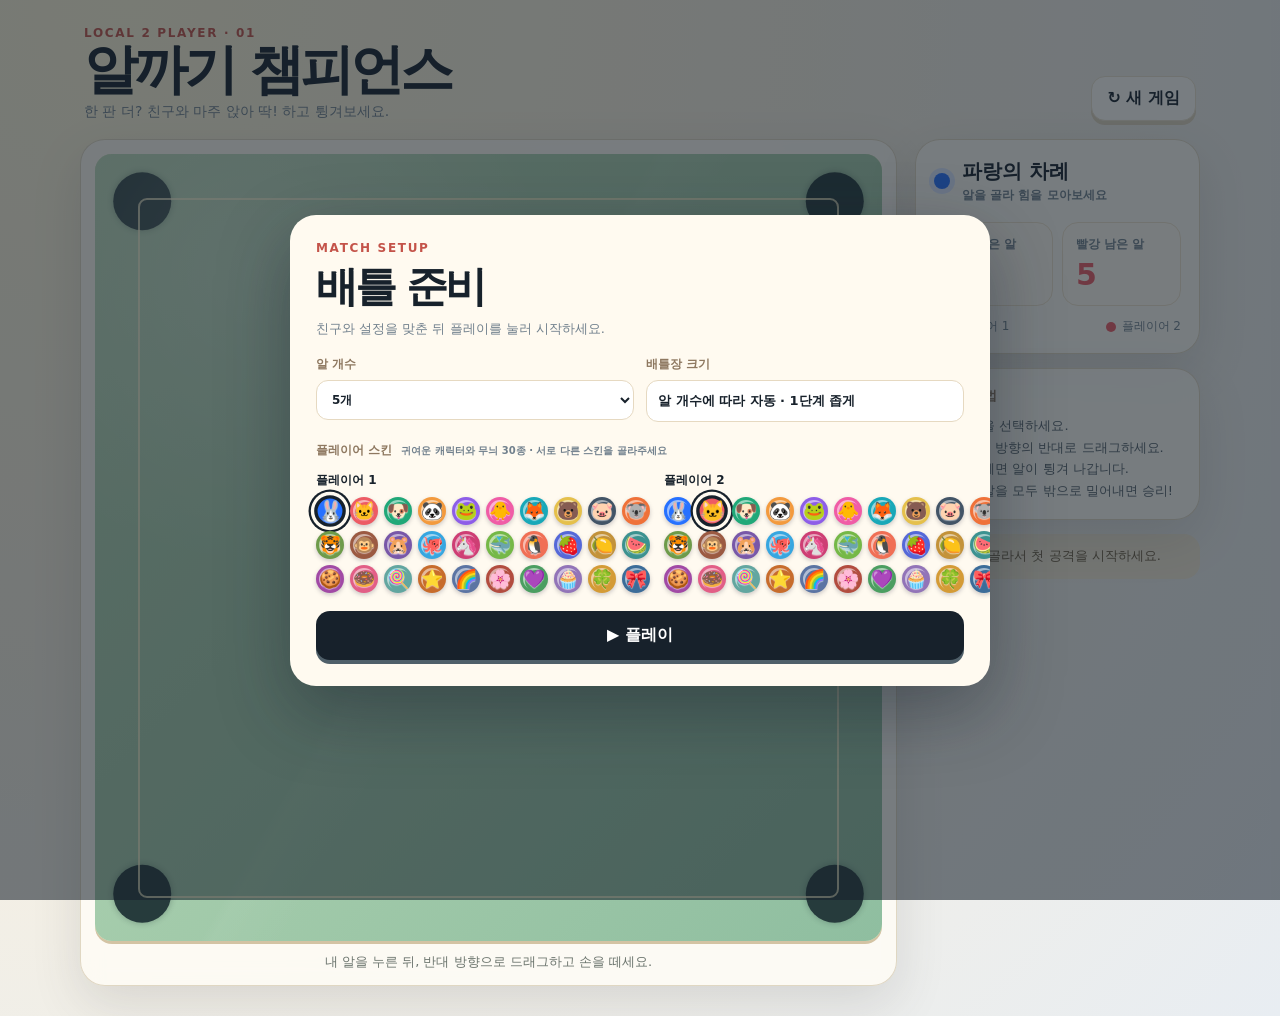
<file: alfakgi.html>
<!doctype html>
<html lang="ko">
<head>
  <meta charset="utf-8">
  <meta name="viewport" content="width=device-width, initial-scale=1, viewport-fit=cover">
  <title>알까기 챔피언스</title>
  <style>
    :root{--ink:#17212b;--muted:#71808d;--cream:#fffaf0;--blue:#2671ff;--red:#ed5b64;--line:#e9dfcc}
    *{box-sizing:border-box}body{margin:0;min-height:100vh;background:radial-gradient(circle at 10% 0,#fff7d9 0,#f8f0df 38%,#e8edf2 100%);font-family:system-ui,-apple-system,"Segoe UI",sans-serif;color:var(--ink);display:flex;justify-content:center;padding:22px 14px 30px}
    .app{width:min(1120px,100%)}header{display:flex;align-items:flex-end;justify-content:space-between;gap:16px;margin:4px 4px 18px}.eyebrow{margin:0 0 4px;color:#c45349;letter-spacing:.14em;text-transform:uppercase;font-size:12px;font-weight:900}h1{font-size:clamp(28px,5vw,54px);line-height:.95;margin:0;letter-spacing:-.07em}header p{margin:8px 0 0;color:var(--muted);font-size:14px}.reset{border:1px solid var(--line);background:#fffdf8;border-radius:14px;padding:11px 15px;font:inherit;font-weight:800;color:var(--ink);cursor:pointer;box-shadow:0 4px 0 #ded3bd}.reset:active{transform:translateY(3px);box-shadow:none}
    .layout{display:grid;grid-template-columns:minmax(0,1fr) 285px;gap:18px;align-items:start}.board-card,.panel{border:1px solid rgba(214,202,178,.75);box-shadow:0 18px 50px rgba(61,65,73,.14);background:rgba(255,253,247,.8);backdrop-filter:blur(10px);border-radius:25px}.board-card{padding:14px}.board-wrap{position:relative;width:100%;aspect-ratio:1/1;border-radius:17px;overflow:hidden;background:#a4c9ac;box-shadow:inset 0 0 0 5px #fff3cf,0 3px 0 #d3c3a3}.board-wrap:before{content:"";position:absolute;inset:5.5%;border:2px solid rgba(255,246,205,.7);border-radius:9px;pointer-events:none;z-index:1}.board-wrap:after{content:"";position:absolute;inset:0;background:radial-gradient(circle at 20% 15%,rgba(255,255,255,.21),transparent 32%),linear-gradient(120deg,transparent 45%,rgba(255,255,255,.04) 46%,transparent 52%);pointer-events:none;z-index:2}.board-wrap canvas{display:block;width:100%;height:100%;touch-action:none;cursor:crosshair}.hint{font-size:13px;color:#6b746d;text-align:center;margin:12px 0 0}.side{display:grid;gap:14px}.panel{padding:18px}.turn{display:flex;align-items:center;gap:12px}.turn-dot{width:16px;height:16px;border-radius:50%;background:var(--blue);box-shadow:0 0 0 5px #dce7ff}.turn-dot.red{background:var(--red);box-shadow:0 0 0 5px #ffe0e0}.turn-label{font-weight:900;font-size:20px}.turn small{display:block;color:var(--muted);font-size:12px;font-weight:600;margin-top:2px}.score-grid{display:grid;grid-template-columns:1fr 1fr;gap:9px;margin-top:18px}.score{padding:13px;border:1px solid #eee2cc;border-radius:16px;background:#fffaf0}.score b{display:block;font-size:12px;color:var(--muted);margin-bottom:4px}.score strong{font-size:30px;letter-spacing:-.06em}.score.blue strong{color:var(--blue)}.score.red strong{color:var(--red)}h2{font-size:13px;margin:0 0 10px;color:#8e7860;text-transform:uppercase;letter-spacing:.12em}.rule{font-size:13px;line-height:1.65;color:#55616a;margin:0}.rule em{font-style:normal;font-weight:800;color:var(--ink)}.status{background:#f4ead5;border-radius:16px;padding:13px;font-size:13px;line-height:1.45;color:#6c5c42}.legend{display:flex;justify-content:space-between;gap:8px;margin-top:12px;font-size:12px;color:var(--muted)}.legend span{display:flex;align-items:center;gap:6px}.mini-dot{width:10px;height:10px;border-radius:50%}.mini-dot.blue{background:var(--blue)}.mini-dot.red{background:var(--red)}.win{position:absolute;inset:0;background:rgba(24,37,42,.7);z-index:5;display:grid;place-items:center;padding:20px}.win[hidden]{display:none}.win-box{background:#fffaf0;border-radius:22px;padding:28px;text-align:center;box-shadow:0 16px 40px #12272b66}.win-box .trophy{font-size:48px}.win-box h2{font-size:28px;letter-spacing:-.06em;color:var(--ink);margin:5px 0 8px;text-transform:none}.win-box p{margin:0 0 18px;color:var(--muted);font-size:14px}.again{border:0;border-radius:12px;background:var(--ink);color:#fff;padding:12px 22px;font:inherit;font-weight:800;cursor:pointer}
    @media(max-width:760px){body{padding:14px 10px 24px}header{align-items:flex-start}.layout{grid-template-columns:1fr}.side{grid-template-columns:1fr 1fr}.side .panel:first-child{grid-column:1/-1}.panel{padding:15px}.rule-panel{display:none}.status{font-size:12px}}
    @media(max-width:470px){header{display:block}.reset{margin-top:14px}.side{grid-template-columns:1fr}.side .panel:first-child{grid-column:auto}.score strong{font-size:26px}}
    .setup{position:fixed;inset:0;z-index:10;background:rgba(23,33,43,.58);display:grid;place-items:center;padding:16px}.setup[hidden]{display:none}.setup-box{width:min(700px,100%);max-height:94vh;overflow:auto;background:#fffaf0;border-radius:26px;padding:26px;box-shadow:0 25px 70px #17212b66}.setup-box h2{font-size:clamp(28px,5vw,42px);color:var(--ink);text-transform:none;letter-spacing:-.07em;margin:0 0 5px}.setup-desc{margin:0 0 18px;color:var(--muted);font-size:13px}.setup-grid{display:grid;grid-template-columns:1fr 1fr;gap:12px}.setup-grid label{font-size:12px;font-weight:900;color:#8e7860}.setup-grid select{display:block;width:100%;margin-top:7px;border:1px solid #e6d9c1;border-radius:12px;padding:11px;background:white;color:var(--ink);font:inherit;font-weight:800}.skin-title{font-size:12px;font-weight:900;color:#8e7860;margin:20px 0 10px}.skin-title small{font-weight:600;color:var(--muted);margin-left:5px}.skin-row{display:grid;grid-template-columns:1fr 1fr;gap:14px}.skin-row>b,.skin-row b{font-size:12px}.skins{display:grid;grid-template-columns:repeat(10,1fr);gap:6px;margin-top:8px}.skin{aspect-ratio:1;border-radius:50%;border:3px solid transparent;background:var(--skin);cursor:pointer;box-shadow:inset 2px 2px 0 #ffffff88,0 2px 4px #4454;position:relative}.skin.selected{border-color:var(--ink);transform:scale(1.13);box-shadow:0 0 0 3px #fffaf0,0 0 0 5px var(--ink)}.skin:after{content:"";position:absolute;inset:20%;border-radius:50%;background:#fff8;opacity:.7}.skin-error{color:#c45349;font-size:12px;font-weight:800;margin:12px 0 0}.play{width:100%;border:0;border-radius:14px;padding:14px;margin-top:18px;background:var(--ink);color:white;font:inherit;font-size:16px;font-weight:900;cursor:pointer;box-shadow:0 4px 0 #50606a}.play:active{transform:translateY(3px);box-shadow:none}
    .auto-size{display:block;width:100%;margin-top:7px;border:1px solid #e6d9c1;border-radius:12px;padding:11px;background:#fff;color:var(--ink);font-size:13px;font-weight:800}.skin{font-size:18px;line-height:1;padding:0;display:grid;place-items:center;text-shadow:0 1px 1px #fff8}.skin:after{display:none}
    @media(max-width:470px){.setup-box{padding:20px}.skins{gap:4px}.skin{font-size:15px}}
  </style>
</head>
<body>
  <main class="app">
    <header><div><p class="eyebrow">Local 2 player · 01</p><h1>알까기 챔피언스</h1><p>한 판 더? 친구와 마주 앉아 딱! 하고 튕겨보세요.</p></div><button class="reset" id="reset">↻ 새 게임</button></header>
    <section class="layout">
      <div class="board-card"><div class="board-wrap"><canvas id="game" aria-label="알까기 게임판"></canvas><div class="win" id="win" hidden><div class="win-box"><div class="trophy">🏆</div><h2 id="winTitle">승리!</h2><p id="winText">상대의 알을 모두 밀어냈어요.</p><button class="again" id="again">다시 시작</button></div></div></div><p class="hint">내 알을 누른 뒤, 반대 방향으로 드래그하고 손을 떼세요.</p></div>
      <aside class="side">
        <div class="panel"><div class="turn"><i class="turn-dot" id="turnDot"></i><div><div class="turn-label" id="turnLabel">파랑의 차례</div><small id="turnSub">알을 골라 힘을 모아보세요</small></div></div><div class="score-grid"><div class="score blue"><b>파랑 남은 알</b><strong id="blueScore">5</strong></div><div class="score red"><b>빨강 남은 알</b><strong id="redScore">5</strong></div></div><div class="legend"><span><i class="mini-dot blue"></i>플레이어 1</span><span><i class="mini-dot red"></i>플레이어 2</span></div></div>
        <div class="panel rule-panel"><h2>게임 방법</h2><p class="rule"><em>1.</em> 내 알을 선택하세요.<br><em>2.</em> 원하는 방향의 반대로 드래그하세요.<br><em>3.</em> 손을 떼면 알이 튕겨 나갑니다.<br><em>4.</em> 상대 알을 모두 밖으로 밀어내면 승리!</p></div>
        <div class="status" id="status">파란 알을 골라서 첫 공격을 시작하세요.</div>
      </aside>
    </section>
    <div class="setup" id="setup"><div class="setup-box"><p class="eyebrow">MATCH SETUP</p><h2>배틀 준비</h2><p class="setup-desc">친구와 설정을 맞춘 뒤 플레이를 눌러 시작하세요.</p><div class="setup-grid"><label>알 개수 <select id="pieceCount"></select></label><label>배틀장 크기 <div class="auto-size" id="autoSize">알 개수에 따라 자동 · 3</div></label></div><div class="skin-title">플레이어 스킨 <small>귀여운 캐릭터와 무늬 30종 · 서로 다른 스킨을 골라주세요</small></div><div class="skin-row"><div><b>플레이어 1</b><div class="skins" id="skinsBlue"></div></div><div><b>플레이어 2</b><div class="skins" id="skinsRed"></div></div></div><p class="skin-error" id="skinError" hidden>두 플레이어는 같은 스킨을 사용할 수 없습니다.</p><button class="play" id="play">▶ 플레이</button></div></div>
  </main>
  <script src="alfakgi.js?v=6"></script>
</body>
</html>
</file>
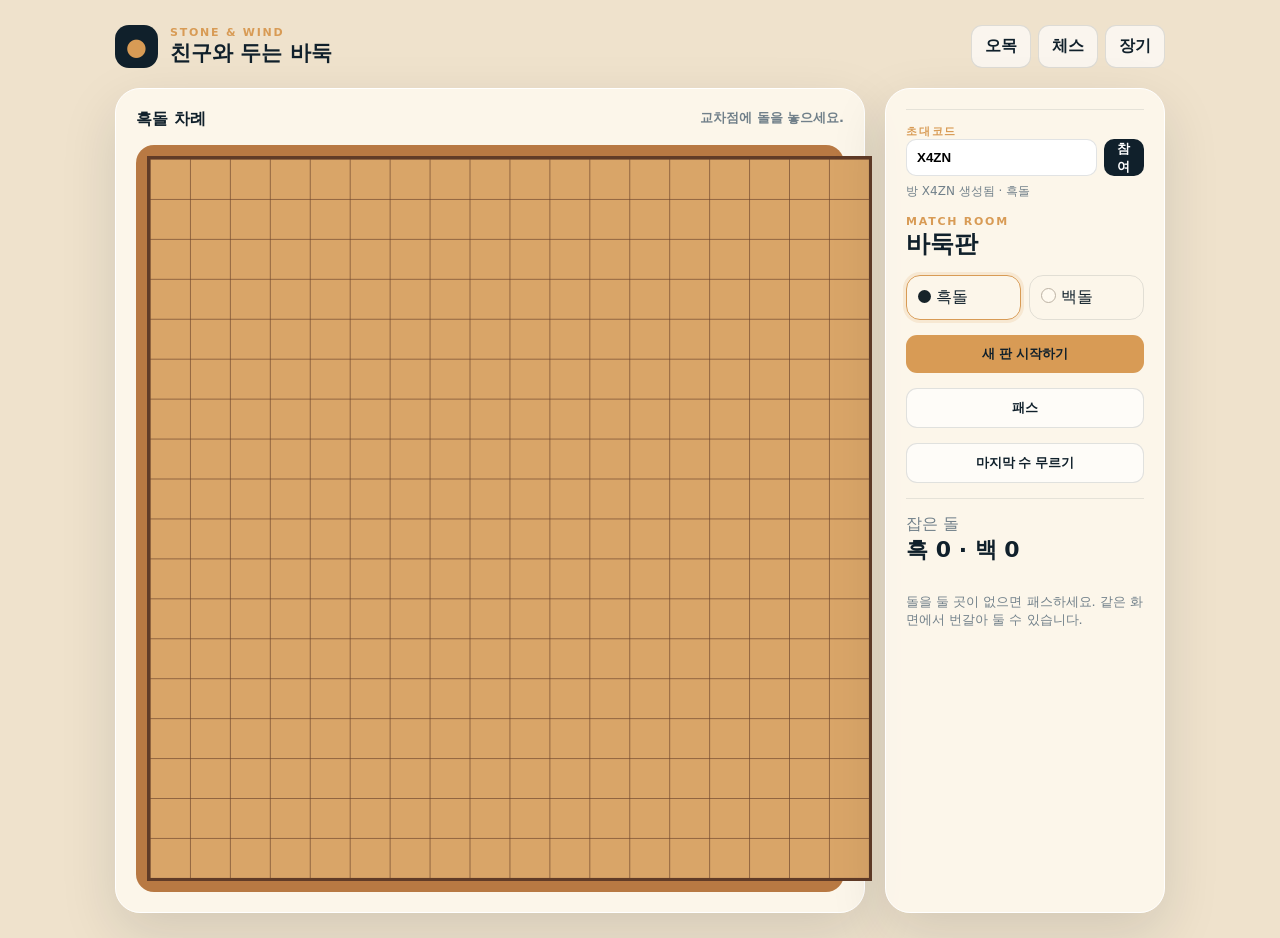
<file: baduk.html>
<!doctype html><html lang="ko"><head><meta charset="UTF-8"><meta name="viewport" content="width=device-width,initial-scale=1"><title>돌과 바람 · 바둑</title><style>body{margin:0;background:#efe2cc;color:#10202b;font-family:system-ui,sans-serif}.shell{max-width:1050px;margin:auto;padding:25px 18px}.head{display:flex;justify-content:space-between;align-items:center;margin-bottom:20px;gap:12px}.brand{display:flex;gap:12px;align-items:center}.mark{display:grid;place-items:center;width:43px;height:43px;border-radius:14px;background:#10202b;color:#d89b55;font-size:24px}.eyebrow{color:#d89b55;font-size:11px;letter-spacing:.16em;font-weight:900}h1,h2{margin:0}h1{font-size:21px}.links{display:flex;gap:7px;flex-wrap:wrap}.link,.btn{padding:10px 13px;border:1px solid #10202b20;border-radius:11px;background:#ffffffaa;color:#10202b;font-weight:800;text-decoration:none;cursor:pointer}.layout{display:grid;grid-template-columns:minmax(0,1fr) 280px;gap:20px}.card,.panel{background:#fffaf1d4;border:1px solid #fff;box-shadow:0 20px 55px #10202b20;border-radius:25px}.card{padding:20px}.status{display:flex;justify-content:space-between;margin-bottom:15px;font-weight:900}.hint{font-size:13px;color:#71808a}.wrap{padding:11px;background:#b87943;border-radius:18px}.board{width:min(100%,690px);margin:auto;aspect-ratio:1;display:grid;grid-template-columns:repeat(19,1fr);grid-template-rows:repeat(19,1fr);padding:2.4%;background:#d9a568;border:3px solid #603b27}.pt{border:0;background:transparent;position:relative;min-width:0;min-height:0}.stone{position:absolute;width:88%;height:88%;left:6%;top:6%;border-radius:50%;box-shadow:2px 3px 4px #4b2f1c66}.black{background:#162329}.white{background:#fffaf0;border:1px solid #bcb2a4}.pt.last{outline:2px solid #d89b55;outline-offset:-3px;border-radius:50%}.panel{padding:20px;display:flex;flex-direction:column;gap:15px}.players{display:grid;grid-template-columns:1fr 1fr;gap:8px}.player{padding:11px;border:1px solid #10202b1c;border-radius:14px}.player.active{border-color:#d89b55;box-shadow:0 0 0 3px #d89b5528}.dot{display:inline-block;width:13px;height:13px;border-radius:50%;vertical-align:-1px;margin-right:5px}.primary{background:#d89b55;border:0;width:100%}.muted{font-size:13px;color:#71808a}.stats{border-top:1px solid #10202b18;padding-top:15px;color:#71808a}.stats b{font-size:22px;color:#10202b}@media(max-width:720px){.layout{grid-template-columns:1fr}.panel{order:2}.links .link{padding:8px;font-size:12px}}</style></head><body><main class="shell"><header class="head"><div class="brand"><div class="mark">●</div><div><div class="eyebrow">STONE & WIND</div><h1>친구와 두는 바둑</h1></div></div><nav class="links"><a class="link" href="omok.html">오목</a><a class="link" href="chess.html">체스</a><a class="link" href="janggi.html">장기</a></nav></header><section class="layout"><section class="card"><div class="status"><span id="turn">흑돌 차례</span><span class="hint">교차점에 돌을 놓으세요.</span></div><div class="wrap"><div id="board" class="board"></div></div></section><aside class="panel"><div><div class="eyebrow">MATCH ROOM</div><h2>바둑판</h2></div><div class="players"><div id="blackPlayer" class="player active"><span class="dot black"></span>흑돌</div><div id="whitePlayer" class="player"><span class="dot white"></span>백돌</div></div><button class="btn primary" id="new">새 판 시작하기</button><button class="btn" id="pass">패스</button><button class="btn" id="undo">마지막 수 무르기</button><div class="stats">잡은 돌<br><b id="score">흑 0 · 백 0</b></div><p class="muted">돌을 둘 곳이 없으면 패스하세요. 같은 화면에서 번갈아 둘 수 있습니다.</p></aside></section></main><script>
const N=19;let a=[],turn='black',hist=[],caps={black:0,white:0},last=null;const board=document.getElementById('board');function start(){a=Array.from({length:N},()=>Array(N).fill(null));turn='black';hist=[];caps={black:0,white:0};last=null;draw()}function draw(){board.innerHTML='';for(let r=0;r<N;r++)for(let c=0;c<N;c++){const p=document.createElement('button');p.className='pt'+(last&&last.r===r&&last.c===c?' last':'');p.dataset.r=r;p.dataset.c=c;if(a[r][c]){const s=document.createElement('span');s.className='stone '+a[r][c];p.appendChild(s)}p.onclick=()=>put(r,c);board.appendChild(p)}document.getElementById('turn').textContent=turn==='black'?'흑돌 차례':'백돌 차례';document.getElementById('blackPlayer').classList.toggle('active',turn==='black');document.getElementById('whitePlayer').classList.toggle('active',turn==='white');document.getElementById('score').textContent=`흑 ${caps.black} · 백 ${caps.white}`}function group(r,c){const color=a[r][c],seen=new Set(),stones=[],stack=[[r,c]];while(stack.length){const[x,y]=stack.pop(),key=x+','+y;if(seen.has(key)||x<0||x>=N||y<0||y>=N||a[x][y]!==color)continue;seen.add(key);stones.push([x,y]);stack.push([x+1,y],[x-1,y],[x,y+1],[x,y-1])}let libs=new Set();for(const[x,y]of stones)for(const[nr,nc]of[[x+1,y],[x-1,y],[x,y+1],[x,y-1]])if(nr>=0&&nr<N&&nc>=0&&nc<N&&!a[nr][nc])libs.add(nr+','+nc);return{stones,libs}}function put(r,c){if(a[r][c])return;const color=turn,other=turn==='black'?'white':'black';a[r][c]=color;let removed=[];for(const[nr,nc]of[[r+1,c],[r-1,c],[r,c+1],[r,c-1]])if(nr>=0&&nr<N&&nc>=0&&nc<N&&a[nr][nc]===other){const g=group(nr,nc);if(!g.libs.size){g.stones.forEach(([x,y])=>{a[x][y]=null;removed.push([x,y])});caps[color]+=g.stones.length}}const own=group(r,c);if(!own.libs.size&&!removed.length){a[r][c]=null;return}hist.push({r,c,color,removed});last={r,c};turn=other;draw()}document.getElementById('new').onclick=start;document.getElementById('pass').onclick=()=>{turn=turn==='black'?'white':'black';last=null;draw()};document.getElementById('undo').onclick=()=>{const m=hist.pop();if(!m)return;a[m.r][m.c]=null;m.removed.forEach(([r,c])=>a[r][c]=m.color==='black'?'white':'black');caps[m.color]-=m.removed.length;turn=m.color;last=null;draw()};start();</script></body></html>
</html>
<style>.roombox{border-top:1px solid #10202b18;padding-top:14px}.roomrow{display:flex;gap:7px}.roomrow input{min-width:0;width:100%;padding:10px;border:1px solid #10202b20;border-radius:10px;text-transform:uppercase;font-weight:800}.roomrow button{padding:0 11px;border:0;border-radius:10px;background:#10202b;color:#fff;font-weight:800}.roomstatus{font-size:12px;color:#71808a;margin-top:7px}</style>
<script>
document.querySelector('.panel').insertAdjacentHTML('afterbegin','<div class="roombox"><div class="eyebrow">초대코드</div><div class="roomrow"><input id="roomInput" placeholder="코드 입력"><button id="joinRoom">참여</button></div><div class="roomstatus" id="roomStatus"></div></div>');let myColor=null,roomCode='',channel=null;function sync(){if(channel)channel.postMessage({type:'state',a,turn,caps,last})}function applyRemote(d){a=d.a;turn=d.turn;caps=d.caps;last=d.last;draw()}function createRoom(){roomCode=Math.random().toString(36).slice(2,6).toUpperCase();myColor='black';if(channel)channel.close();channel=new BroadcastChannel('stone-wind-baduk-'+roomCode);channel.onmessage=e=>{if(e.data.type==='hello')sync();if(e.data.type==='state'&&myColor==='white')applyRemote(e.data)};document.getElementById('roomInput').value=roomCode;document.getElementById('roomStatus').textContent='방 '+roomCode+' 생성됨 · 흑돌';sync()}function joinRoom(){roomCode=document.getElementById('roomInput').value.trim().toUpperCase();if(!roomCode)return;myColor='white';if(channel)channel.close();channel=new BroadcastChannel('stone-wind-baduk-'+roomCode);channel.onmessage=e=>{if(e.data.type==='state')applyRemote(e.data)};channel.postMessage({type:'hello'});document.getElementById('roomStatus').textContent='방 '+roomCode+' 참여 중 · 백돌'}const oldPut=put;put=(r,c)=>{if(myColor&&myColor!==turn)return;oldPut(r,c);sync()};document.getElementById('joinRoom').onclick=joinRoom;createRoom();setInterval(sync,500);
</script>
</html>
<style>.board{background-image:linear-gradient(to right,#6e452caa 1px,transparent 1px),linear-gradient(to bottom,#6e452caa 1px,transparent 1px);background-size:calc(100% / 18) 100%,100% calc(100% / 18)}</style>
<script>myColor=null;</script>
</file>
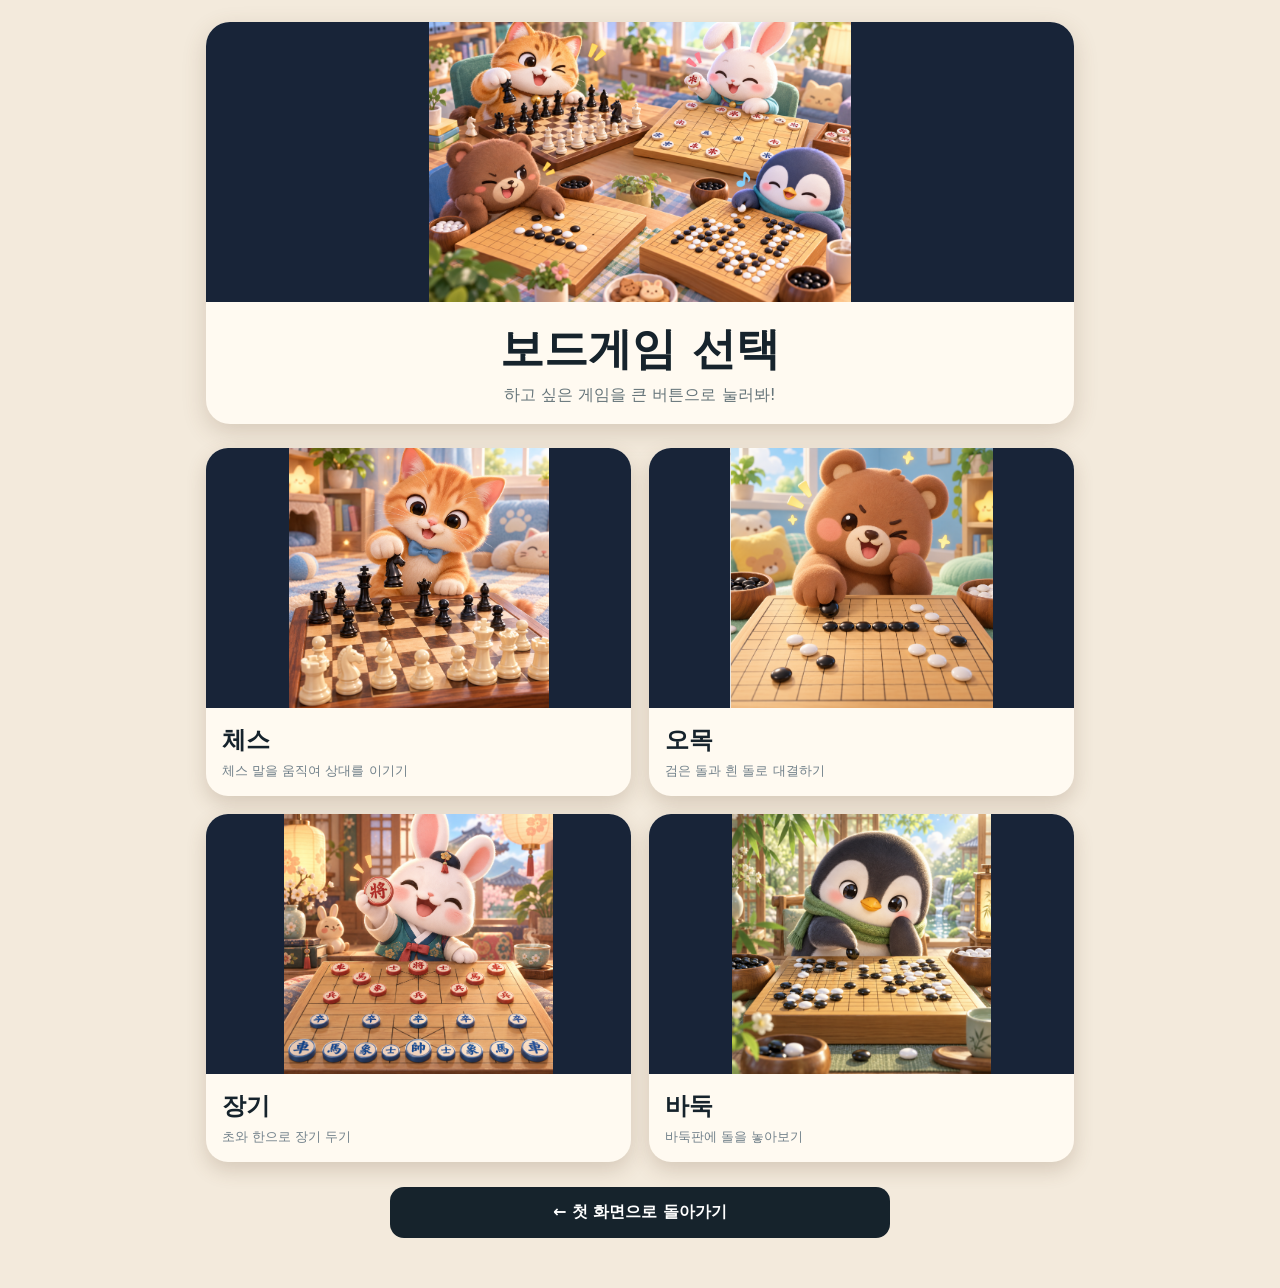
<file: boardgames.html>
<!doctype html>
<html lang="ko">
<head>
  <meta charset="utf-8">
  <meta name="viewport" content="width=device-width,initial-scale=1">
  <title>보드게임 선택</title>
  <style>
    *{box-sizing:border-box}body{margin:0;background:#f3eadc;color:#16232c;font-family:system-ui,sans-serif}.wrap{width:min(100%,900px);margin:auto;padding:22px 16px 50px}.hero{overflow:hidden;border-radius:24px;background:#fffaf1;box-shadow:0 8px 25px #63452b33}.hero img{display:block;width:100%;height:280px;object-fit:contain;background:#182438}.heroText{padding:18px;text-align:center}.heroText h1{margin:0 0 6px;font-size:clamp(28px,6vw,44px)}.heroText p{margin:0;color:#66757a}.games{display:grid;grid-template-columns:repeat(2,minmax(0,1fr));gap:18px;margin-top:24px}.game{display:block;overflow:hidden;border-radius:22px;background:#fffaf1;color:#16232c;text-decoration:none;box-shadow:0 8px 20px #63452b33;transition:transform .15s}.game:active{transform:scale(.97)}.game img{display:block;width:100%;height:260px;object-fit:contain;background:#182438}.gameText{padding:16px}.gameText h2{margin:0;font-size:24px}.gameText p{margin:6px 0 0;color:#71808a;font-size:13px}.back{display:block;margin:25px auto 0;width:min(100%,500px);padding:15px;border-radius:14px;background:#16232c;color:white;text-align:center;text-decoration:none;font-weight:900}@media(max-width:560px){.hero img{height:240px}.games{grid-template-columns:1fr}.game img{height:300px}}
  </style>
</head>
<body>
  <main class="wrap">
    <section class="hero"><img src="boardgames.png" alt="보드게임 사진"><div class="heroText"><h1>보드게임 선택</h1><p>하고 싶은 게임을 큰 버튼으로 눌러봐!</p></div></section>
    <section class="games">
      <a class="game" href="chess.html"><img src="chess.png" alt="체스"><div class="gameText"><h2>체스</h2><p>체스 말을 움직여 상대를 이기기</p></div></a>
      <a class="game" href="omok.html"><img src="omok.png" alt="오목"><div class="gameText"><h2>오목</h2><p>검은 돌과 흰 돌로 대결하기</p></div></a>
      <a class="game" href="janggi.html"><img src="janggi.png" alt="장기"><div class="gameText"><h2>장기</h2><p>초와 한으로 장기 두기</p></div></a>
      <a class="game" href="baduk.html"><img src="baduk.png" alt="바둑"><div class="gameText"><h2>바둑</h2><p>바둑판에 돌을 놓아보기</p></div></a>
    </section>
    <a class="back" href="index.html">← 첫 화면으로 돌아가기</a>
  </main>
</body>
</html>
</file>
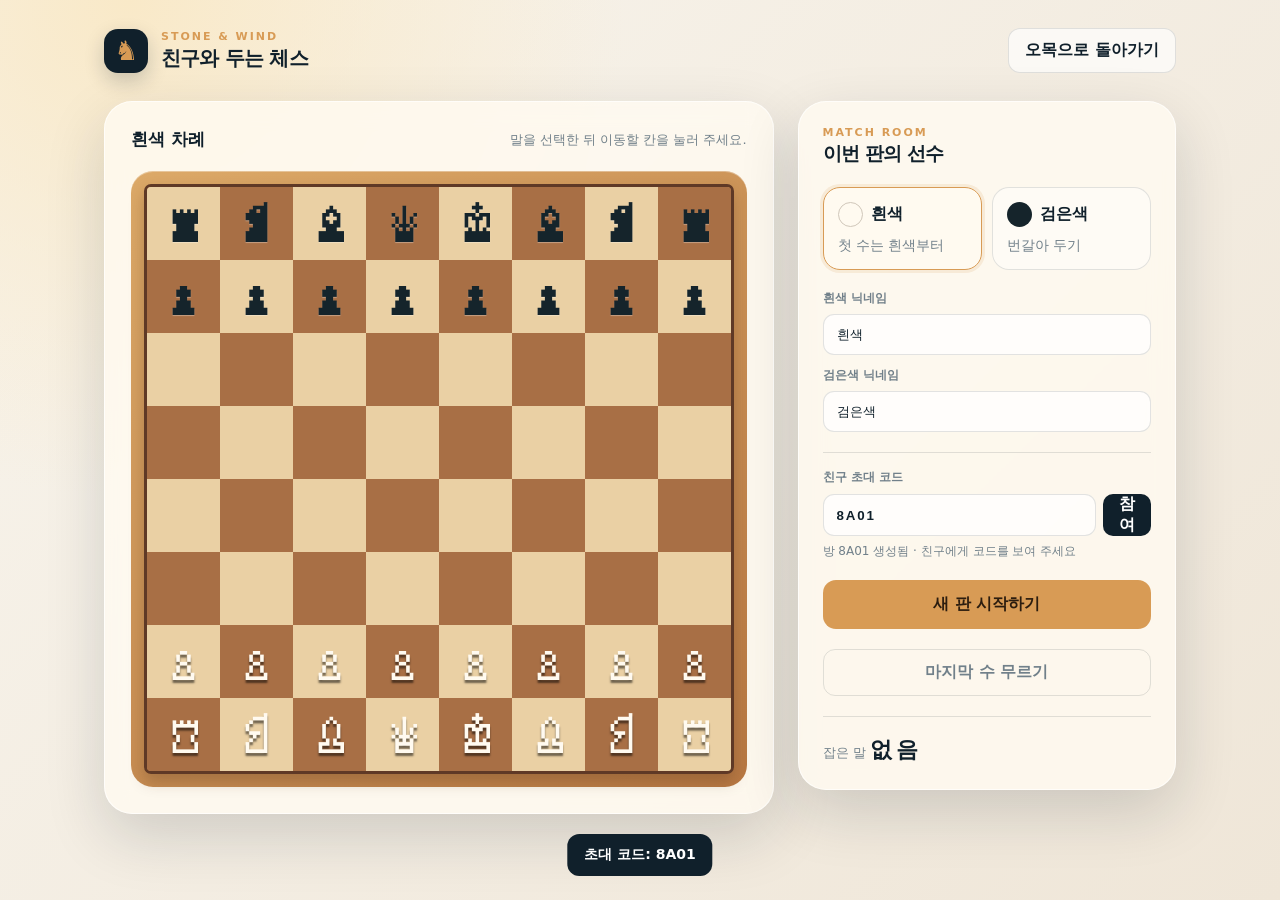
<file: chess.html>
<!doctype html>
<html lang="ko">
<head>
  <meta charset="UTF-8"><meta name="viewport" content="width=device-width,initial-scale=1.0"><meta name="theme-color" content="#10202b">
  <title>돌과 바람 · 체스</title>
  <link rel="icon" href="data:image/svg+xml,%3Csvg xmlns='http://www.w3.org/2000/svg' viewBox='0 0 64 64'%3E%3Crect width='64' height='64' rx='16' fill='%2310202b'/%3E%3Ctext x='32' y='43' text-anchor='middle' font-size='34'%3E♞%3C/text%3E%3C/svg%3E">
  <style>
  :root{--ink:#10202b;--cream:#f5f0e7;--paper:#fffaf1;--gold:#d89b55;--line:rgba(16,32,43,.12);--light:#ead0a4;--dark:#a86f45}*{box-sizing:border-box}body{margin:0;min-height:100vh;color:var(--ink);background:radial-gradient(circle at 10% 0%,#f9e9c8 0,transparent 34%),linear-gradient(135deg,#f8f4ec,#efe6d8);font-family:ui-sans-serif,system-ui,-apple-system,"Segoe UI",sans-serif}button,a{font:inherit}button{border:0;cursor:pointer}.shell{max-width:1120px;margin:auto;padding:28px 24px 40px}header{display:flex;align-items:center;justify-content:space-between;gap:20px;margin-bottom:28px}.brand{display:flex;align-items:center;gap:13px}.mark{width:44px;height:44px;border-radius:14px;display:grid;place-items:center;background:var(--ink);color:var(--gold);font-size:27px;box-shadow:0 8px 20px #10202b33}.eyebrow{color:var(--gold);font-size:11px;letter-spacing:.18em;font-weight:800;text-transform:uppercase;margin-bottom:2px}h1,h2,h3,p{margin:0}h1{font-size:20px;letter-spacing:-.04em}.top-actions{display:flex;gap:10px}.ghost{background:#ffffffa8;color:var(--ink);border:1px solid var(--line);padding:11px 16px;border-radius:12px;font-weight:700;text-decoration:none}.ghost:hover{background:#fff}.layout{display:grid;grid-template-columns:minmax(0,1.15fr) minmax(300px,.65fr);gap:24px;align-items:start}.card,.panel{background:#fffaf1d1;border:1px solid #ffffffb3;box-shadow:0 22px 60px #10202b29;border-radius:28px;backdrop-filter:blur(12px)}.card{padding:26px}.status{display:flex;justify-content:space-between;align-items:center;margin-bottom:20px;gap:12px}.turn{font-size:17px;font-weight:900}.hint{font-size:13px;color:#71808a;text-align:right}.board-wrap{padding:13px;border-radius:22px;background:linear-gradient(145deg,#dca968,#b87843);box-shadow:inset 0 1px #ffffff55}.board{width:min(100%,680px);margin:auto;aspect-ratio:1;display:grid;grid-template-columns:repeat(8,minmax(0,1fr));grid-template-rows:repeat(8,minmax(0,1fr));border:3px solid #5f3926;border-radius:7px;overflow:hidden;box-shadow:0 8px 15px #4b2f1c44;min-width:0;min-height:0}.sq{border:0;display:grid;place-items:center;min-width:0;min-height:0;width:100%;height:100%;aspect-ratio:1;font-family:"Segoe UI Symbol","Noto Sans Symbols 2",serif;font-size:clamp(29px,5.7vw,58px);line-height:1;user-select:none;padding:0;overflow:hidden}.sq.light{background:var(--light)}.sq.dark{background:var(--dark)}.sq.selected{box-shadow:inset 0 0 0 5px #f2c15e}.sq.target{background:#c8a56e}.sq.capture{background:#c6795d}.piece.white{color:#fffaf0;text-shadow:0 3px 2px #0008}.piece.black{color:#15242b;text-shadow:0 1px 1px #fff5}.panel{padding:24px;display:flex;flex-direction:column;gap:20px}.panel h2{font-size:19px;letter-spacing:-.04em}.players{display:grid;grid-template-columns:1fr 1fr;gap:10px}.player{border:1px solid var(--line);border-radius:17px;padding:14px;background:#ffffff75}.player.active{border-color:var(--gold);box-shadow:0 0 0 3px #d89b5526;background:#fffaf0}.player-top{display:flex;gap:8px;align-items:center;margin-bottom:10px;font-weight:800}.avatar{width:25px;height:25px;border-radius:50%;background:#15242b}.avatar.white{background:#fffaf0;border:1px solid #d0c7ba}.score{font-size:14px;color:#71808a}.names{display:grid;gap:12px}label{display:block;font-size:12px;font-weight:800;color:#71808a;margin-bottom:7px}input{width:100%;border:1px solid var(--line);background:#ffffffb3;color:var(--ink);border-radius:11px;padding:12px 13px;outline:none}input:focus{border-color:var(--gold)}.primary{padding:14px;border-radius:13px;background:var(--gold);color:#2c1d0f;font-weight:900}.secondary{padding:12px;border-radius:12px;background:transparent;color:#71808a;border:1px solid var(--line);font-weight:800}.secondary:hover{background:#fff;color:var(--ink)}.room{border-top:1px solid var(--line);padding-top:16px}.room-title{font-size:12px;font-weight:900;color:#71808a;margin-bottom:8px}.room-row{display:flex;gap:7px}.room-row input{min-width:0;text-transform:uppercase;letter-spacing:.14em;font-weight:900}.room-row button{padding:0 11px;border-radius:10px;background:var(--ink);color:#fff;font-weight:800}.room-status{font-size:12px;color:#71808a;margin-top:7px;min-height:16px}.captured{border-top:1px solid var(--line);padding-top:18px;color:#71808a;font-size:13px;min-height:42px}.captured b{color:var(--ink);font-size:22px;letter-spacing:4px}.toast{position:fixed;left:50%;bottom:24px;transform:translate(-50%,20px);opacity:0;pointer-events:none;background:var(--ink);color:white;padding:12px 17px;border-radius:12px;transition:.25s;font-size:14px;font-weight:700}.toast.show{opacity:1;transform:translate(-50%,0)}@media(max-width:800px){.shell{padding:20px 14px}.layout{grid-template-columns:1fr}.panel{order:2}.card{padding:15px}.hint{text-align:left;font-size:12px}.status{align-items:flex-start;flex-direction:column}}@media(max-width:500px){.top-actions .ghost{padding:9px 10px;font-size:12px}}
  </style>
</head>
<body><main class="shell"><header><div class="brand"><div class="mark">♞</div><div><div class="eyebrow">Stone & Wind</div><h1>친구와 두는 체스</h1></div></div><div class="top-actions"><a class="ghost" href="omok.html">오목으로 돌아가기</a></div></header><section class="layout"><section class="card"><div class="status"><div class="turn" id="turnText">흰색 차례</div><div class="hint" id="hint">말을 선택한 뒤 이동할 칸을 눌러 주세요.</div></div><div class="board-wrap"><div class="board" id="board" role="grid" aria-label="8 곱하기 8 체스판"></div></div></section><aside class="panel"><div><div class="eyebrow">MATCH ROOM</div><h2>이번 판의 선수</h2></div><div class="players"><div class="player active" id="whitePlayer"><div class="player-top"><span class="avatar white"></span><span id="whiteLabel">흰색</span></div><div class="score">첫 수는 흰색부터</div></div><div class="player" id="blackPlayer"><div class="player-top"><span class="avatar"></span><span id="blackLabel">검은색</span></div><div class="score">번갈아 두기</div></div></div><div class="names"><div><label for="whiteName">흰색 닉네임</label><input id="whiteName" maxlength="12" value="흰색"></div><div><label for="blackName">검은색 닉네임</label><input id="blackName" maxlength="12" value="검은색"></div></div><div class="room"><div class="room-title">친구 초대 코드</div><div class="room-row"><input id="roomInput" maxlength="8" placeholder="방 코드 입력"><button id="joinRoom">참여</button></div><div class="room-status" id="roomStatus">방을 만들거나 친구의 코드를 입력하세요.</div></div><button class="primary" id="newGame">새 판 시작하기</button><button class="secondary" id="undo">마지막 수 무르기</button><div class="captured">잡은 말 <b id="captured">없음</b></div></aside></section></main><div class="toast" id="toast" role="status"></div>
<script>
const files=['a','b','c','d','e','f','g','h'], icons={wp:'♙',wr:'♖',wn:'♘',wb:'♗',wq:'♕',wk:'♔',bp:'♟',br:'♜',bn:'♞',bb:'♝',bq:'♛',bk:'♚'};let board=[],turn='w',selected=null,moves=[],finished=false,captured=[],myColor=null,roomCode='',channel=null;
const boardEl=document.getElementById('board');const n=()=>({w:document.getElementById('whiteName').value.trim()||'흰색',b:document.getElementById('blackName').value.trim()||'검은색'});
function start(){board=Array.from({length:8},()=>Array(8).fill(null));const back=['r','n','b','q','k','b','n','r'];for(let c=0;c<8;c++){board[0][c]='b'+back[c];board[1][c]='bp';board[6][c]='wp';board[7][c]='w'+back[c]}turn='w';selected=null;moves=[];finished=false;captured=[];render()}
function render(){boardEl.innerHTML='';for(let r=0;r<8;r++)for(let c=0;c<8;c++){const s=document.createElement('button');s.className=`sq ${(r+c)%2?'dark':'light'}`;s.dataset.r=r;s.dataset.c=c;s.type='button';const p=board[r][c];if(p)s.innerHTML=`<span class="piece ${p[0]==='w'?'white':'black'}">${icons[p]}</span>`;if(selected&&selected.r===r&&selected.c===c)s.classList.add('selected');if(selected&&legal(selected.r,selected.c).some(x=>x.r===r&&x.c===c))s.classList.add(p?'capture':'target');s.onclick=()=>tap(r,c);boardEl.appendChild(s)}const names=n();document.getElementById('turnText').textContent=finished?'게임 종료':`${names[turn]} 차례`;document.getElementById('whiteLabel').textContent=names.w;document.getElementById('blackLabel').textContent=names.b;document.getElementById('whitePlayer').classList.toggle('active',turn==='w'&&!finished);document.getElementById('blackPlayer').classList.toggle('active',turn==='b'&&!finished);document.getElementById('captured').textContent=captured.length?captured.map(x=>icons[x]).join(' '):'없음'}
function sync(){if(channel)channel.postMessage({type:'state',board,turn,finished,captured})}
function createRoom(){roomCode=Math.random().toString(36).slice(2,6).toUpperCase();document.getElementById('roomInput').value=roomCode;myColor='w';if(channel)channel.close();channel=new BroadcastChannel('stone-wind-chess-'+roomCode);channel.onmessage=e=>{if(e.data.type==='hello')sync();if(e.data.type==='state'&&myColor==='b'){({board,turn,finished,captured}=e.data);render()}};document.getElementById('roomStatus').textContent=`방 ${roomCode} 생성됨 · 친구에게 코드를 보여 주세요`;sync();toast(`초대 코드: ${roomCode}`)}
function joinRoom(){const code=document.getElementById('roomInput').value.trim().toUpperCase();if(code.length<4){toast('초대 코드를 입력하세요.');return}roomCode=code;myColor='b';if(channel)channel.close();channel=new BroadcastChannel('stone-wind-chess-'+roomCode);channel.onmessage=e=>{if(e.data.type==='state'){({board,turn,finished,captured}=e.data);render()}};channel.postMessage({type:'hello'});document.getElementById('roomStatus').textContent=`방 ${roomCode} 참여 중 · 검은색`;toast('친구의 판에 연결했습니다.')}
function inside(r,c){return r>=0&&r<8&&c>=0&&c<8}function slide(r,c,dr,dc,out){let rr=r+dr,cc=c+dc;while(inside(rr,cc)){if(board[rr][cc]){if(board[rr][cc][0]!==board[r][c][0])out.push({r:rr,c:cc});break}out.push({r:rr,c:cc});rr+=dr;cc+=dc}}
function legal(r,c){const p=board[r][c],out=[];if(!p||p[0]!==turn)return out;const t=p[1];if(t==='p'){const d=p[0]==='w'?-1:1;if(inside(r+d,c)&&!board[r+d][c]){out.push({r:r+d,c});if((p[0]==='w'&&r===6||p[0]==='b'&&r===1)&&!board[r+2*d][c])out.push({r:r+2*d,c})}for(const dc of[-1,1])if(inside(r+d,c+dc)&&board[r+d][c+dc]&&board[r+d][c+dc][0]!==p[0])out.push({r:r+d,c:c+dc})}else if(t==='n'){for(const [dr,dc]of[[2,1],[2,-1],[-2,1],[-2,-1],[1,2],[1,-2],[-1,2],[-1,-2]])if(inside(r+dr,c+dc)&&(!board[r+dr][c+dc]||board[r+dr][c+dc][0]!==p[0]))out.push({r:r+dr,c:c+dc})}else if(t==='k'){for(let dr=-1;dr<=1;dr++)for(let dc=-1;dc<=1;dc++)if((dr||dc)&&inside(r+dr,c+dc)&&(!board[r+dr][c+dc]||board[r+dr][c+dc][0]!==p[0]))out.push({r:r+dr,c:c+dc})}else{const dirs=t==='r'?[[1,0],[-1,0],[0,1],[0,-1]]:t==='b'?[[1,1],[1,-1],[-1,1],[-1,-1]]:[[1,0],[-1,0],[0,1],[0,-1],[1,1],[1,-1],[-1,1],[-1,-1]];dirs.forEach(x=>slide(r,c,x[0],x[1],out))}return out}
function tap(r,c){if(finished)return;const p=board[r][c];if(selected){if(legal(selected.r,selected.c).some(x=>x.r===r&&x.c===c)){const from=board[selected.r][selected.c],taken=board[r][c];moves.push({from:{...selected},to:{r,c},fromPiece:from,taken});board[r][c]=from;board[selected.r][selected.c]=null;if(from[1]==='p'&&(r===0||r===7))board[r][c]=from[0]+'q';if(taken)captured.push(taken);turn=turn==='w'?'b':'w';selected=null;const enemy=Object.values(board).flat().find(x=>x==='wk'||x==='bk');if(!enemy){finished=true;document.getElementById('hint').textContent=`${n()[turn==='w'?'b':'w']} 승리! 킹을 잡았습니다.`;toast('승리했습니다!')}else document.getElementById('hint').textContent='말을 선택한 뒤 이동할 칸을 눌러 주세요.';render();return}selected=null}if(p&&p[0]===turn)selected={r,c};render()}
function undo(){const m=moves.pop();if(!m||finished)return;board[m.from.r][m.from.c]=m.fromPiece;board[m.to.r][m.to.c]=m.taken||null;if(m.taken)captured.pop();turn=m.fromPiece[0];selected=null;render();toast('마지막 수를 무르었습니다.')}
function toast(v){const t=document.getElementById('toast');t.textContent=v;t.classList.add('show');setTimeout(()=>t.classList.remove('show'),2000)}document.getElementById('newGame').onclick=start;document.getElementById('undo').onclick=undo;['whiteName','blackName'].forEach(id=>document.getElementById(id).oninput=render);start();
const localTap=tap;tap=(r,c)=>{if(finished||(myColor&&myColor!==turn))return;localTap(r,c);sync()};const localUndo=undo;document.getElementById('undo').onclick=()=>{localUndo();sync()};document.getElementById('newGame').onclick=()=>{start();sync()};document.getElementById('joinRoom').onclick=joinRoom;document.getElementById('roomInput').addEventListener('keydown',e=>{if(e.key==='Enter')joinRoom()});createRoom();render();
</script></body></html>
<script>myColor=null;</script>
</file>
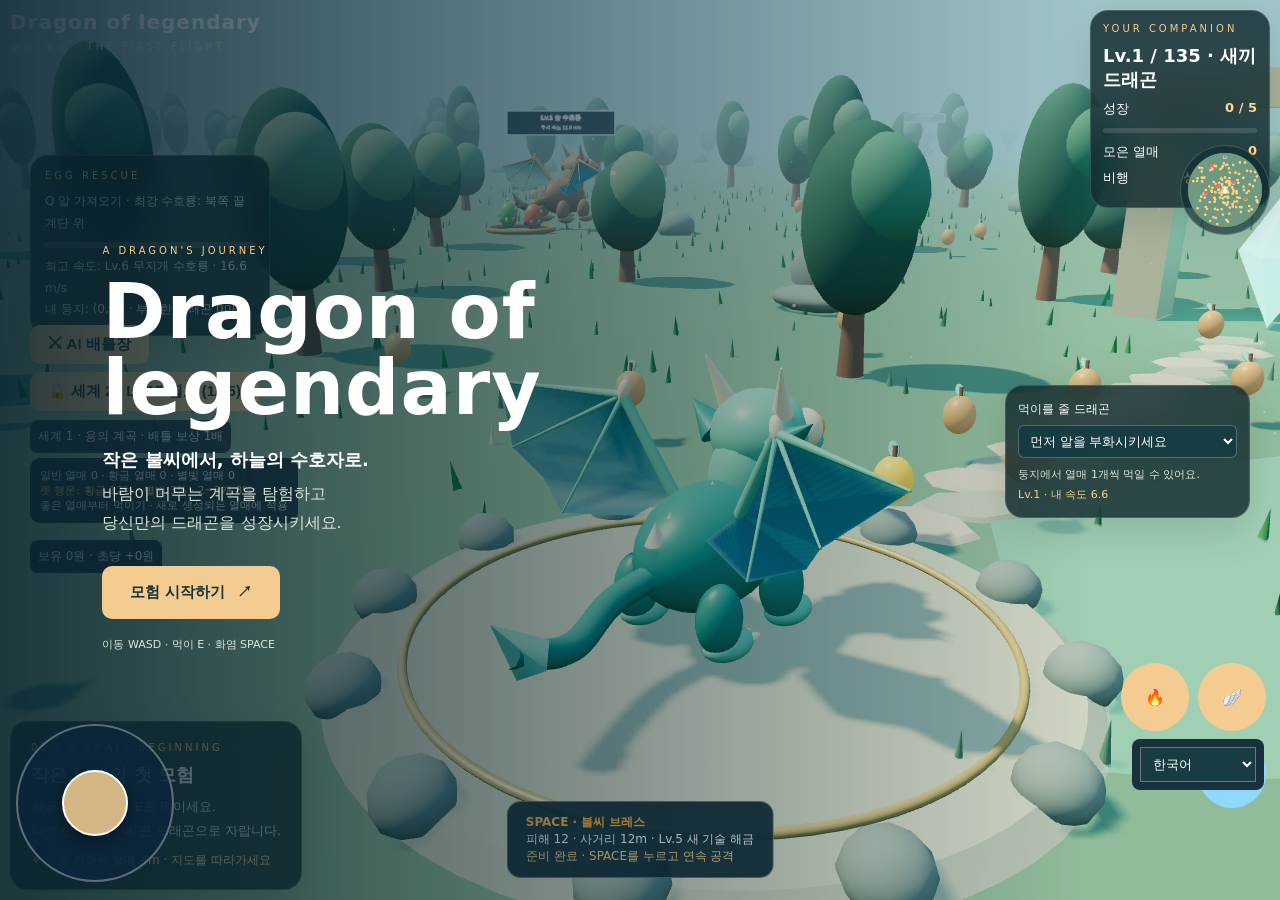
<file: dragon-mobile.html>
<!doctype html>
<html lang="ko"><head><meta charset="utf-8"><meta name="viewport" content="width=device-width,initial-scale=1"><title>Dragon of legendary</title>
<style>
*{box-sizing:border-box}body{margin:0;background:#122d36;color:#fff;font-family:Segoe UI,system-ui,sans-serif;overflow:hidden}canvas{display:block}#hud{position:fixed;inset:0;pointer-events:none;padding:30px;display:flex;flex-direction:column;justify-content:space-between}.row{display:flex;justify-content:space-between;gap:20px;align-items:start}.brand{font-size:32px;font-weight:900;letter-spacing:9px}.sub{font-size:10px;letter-spacing:3px;color:#d3e4d7;margin-top:6px}.panel{background:#0d252aca;backdrop-filter:blur(18px);border:1px solid #ffffff28;border-radius:18px;padding:20px;box-shadow:0 12px 40px #0002}.stats{width:245px}.line{display:flex;justify-content:space-between;gap:24px;font-size:13px;margin:8px 0}.line strong{color:#ffd48b}.bar{height:5px;background:#ffffff20;border-radius:5px;overflow:hidden;margin:10px 0}.bar i{display:block;height:100%;background:#f1bd72;width:0%;transition:width .3s}h3{margin:0 0 8px;font-size:18px}p{margin:0;font-size:13px;line-height:1.8;color:#dae5dc}.quest{max-width:340px}.tag{color:#f6ca89;font-size:10px;letter-spacing:3px;margin-bottom:10px}.controls{font-size:12px;line-height:2;color:#e2ebe4}kbd{background:#ffffff15;border:1px solid #ffffff35;border-radius:4px;padding:2px 5px;color:#fff}#toast{position:fixed;top:125px;left:50%;transform:translateX(-50%);border-radius:30px;padding:12px 23px;background:#132f37ed;opacity:0;transition:opacity .3s;pointer-events:none}#intro{position:fixed;inset:0;display:flex;align-items:center;padding:8vw;background:linear-gradient(90deg,#08212dd9,transparent 85%)}.introText{max-width:460px}.introText h1{font-size:clamp(58px,8vw,104px);line-height:1;letter-spacing:10px;margin:18px 0 22px}.introText p{font-size:16px}button{cursor:pointer;border:0;border-radius:10px;background:#f4cc91;color:#193334;font-weight:800;padding:17px 28px;font-size:15px;margin-top:28px}button:hover{background:#ffe4b9}#error{display:none;position:fixed;inset:25%;background:#172e38;padding:30px;z-index:10}#compass{font-size:12px;color:#ffdeb0;margin-top:10px}#mini{position:fixed;right:30px;top:240px;border:1px solid #ffffff30;border-radius:50%;background:#102d32a8;width:130px;height:130px}#touch{display:none;position:fixed;bottom:160px;left:20px;gap:6px}#touch button{margin:0;padding:14px}@media(pointer:coarse){#touch{display:flex}}@media(max-width:700px){#hud{padding:15px}.brand{font-size:23px}.stats{width:175px;padding:12px}.controls{display:none}.quest{max-width:290px}#mini{right:15px;top:200px;width:95px;height:95px}.introText h1{font-size:58px}}
</style><style>
#actions{position:fixed;top:100px;left:30px;display:flex;gap:8px}#actions button{margin:0;padding:9px 13px;background:#173d43;color:#ffdda5;border:1px solid #ffffff30;font-size:12px}
#eggHud{position:fixed;left:30px;top:155px;width:240px;padding:14px;pointer-events:none}#eggHud p{font-size:12px}#alertBar{height:6px;background:#ffffff25;border-radius:5px;margin:8px 0}#alertFill{height:100%;background:#ff895e;width:0%;border-radius:5px}
.modal{position:fixed;inset:0;z-index:20;background:#081b2ccf;display:grid;place-items:center;padding:20px}.modal[hidden]{display:none}.modal .panel{max-width:660px;width:100%;max-height:85vh;overflow:auto}.modal button{margin:12px 8px 0 0;padding:12px 18px}#speciesGrid{display:grid;grid-template-columns:repeat(3,1fr);gap:10px;margin-top:18px}.species{background:#ffffff0c;padding:12px;border:1px solid #ffffff22;border-radius:12px;font-size:12px}.eggIcon{display:block;width:28px;height:38px;border-radius:55% 55% 45% 45%;margin-bottom:8px;box-shadow:inset -7px -4px 0 #0003}.species small{display:block;color:#bcd4ce;margin-top:6px}
#intro{z-index:10}@media(max-width:700px){#actions{left:15px;top:90px}#eggHud{left:15px;top:137px;width:180px}#speciesGrid{grid-template-columns:repeat(2,1fr)}}
#collectionModal .panel{height:min(85dvh,760px);min-height:0;display:flex;flex-direction:column;overflow:hidden}
#collectionModal #speciesGrid{flex:1;min-height:0;overflow-y:scroll;overscroll-behavior:contain;touch-action:pan-y;scrollbar-gutter:stable;align-content:start;padding-right:10px}
#collectionModal .collectionNav{flex-shrink:0;display:flex;align-items:center;justify-content:space-between;gap:8px}
#nursery{max-height:calc(100dvh - 400px);overflow-y:auto;overscroll-behavior:contain}
.brand{font-size:clamp(16px,2.4vw,28px);letter-spacing:1px;max-width:50vw}.introText h1{font-size:clamp(36px,6vw,76px);letter-spacing:1px;overflow-wrap:normal}#actions{max-width:calc(100vw - 35px);overflow-x:auto}#actions button{flex-shrink:0}#couponInput{width:100%;padding:12px;margin-top:15px;font-size:16px}
</style></head><body>
<div id="hud"><div class="row"><div><div class="brand">Dragon of legendary</div><div class="sub">용의 계곡 · THE FIRST FLIGHT</div></div><div class="panel stats"><div class="tag">YOUR COMPANION</div><h3 id="stage">새끼 드래곤</h3><div class="line"><span>성장</span><strong id="xp">0 / 5</strong></div><div class="bar"><i id="fill"></i></div><div class="line"><span>모은 열매</span><strong id="food">0</strong></div><div class="line"><span>비행</span><strong id="flight">성장 후 해금</strong></div></div></div><div class="row"><div class="panel quest"><div class="tag">01 / A SMALL BEGINNING</div><h3 id="questTitle">작은 날개의 첫 모험</h3><p id="quest">황금 열매를 모아 E로 먹이세요.<br>다섯 번 먹으면 더 큰 드래곤으로 자랍니다.</p><div id="compass">✧ 가까운 열매를 찾아보세요</div></div><div class="panel controls"><kbd>W A S D</kbd> / 방향키 이동<br>마우스 드래그 시점 · 휠 확대/축소<br><kbd>E</kbd> 먹이 주기 · <kbd>SPACE</kbd> 화염 · <kbd>F</kbd> 비행<br><kbd>R</kbd> 둥지로 돌아가기 · 성장 자동 저장</div></div></div>
<canvas id="mini" width="180" height="180"></canvas><div id="toast"></div>
<div id="intro"><div class="introText"><div class="tag">A DRAGON'S JOURNEY</div><h1>Dragon of legendary</h1><h3>작은 불씨에서, 하늘의 수호자로.</h3><p>바람이 머무는 계곡을 탐험하고<br>당신만의 드래곤을 성장시키세요.</p><button id="start">모험 시작하기 &nbsp; ↗</button><p style="font-size:11px;margin-top:16px">이동 WASD · 먹이 E · 화염 SPACE</p></div></div>
<div id="touch"><button data-key="KeyW">↑</button><button data-key="KeyA">←</button><button data-key="KeyS">↓</button><button data-key="KeyD">→</button><button id="feedTouch">먹이</button><button id="fireTouch">🔥</button></div>
<div id="actions"><button id="glideToggle" hidden>글라이드 모드: 끔</button><button id="travelOpen">여행하기</button><button id="wheelOpen">24시간 돌림판</button><button id="exportSave">저장 내보내기</button><button id="importSave">저장 불러오기</button><button id="couponOpen">쿠폰 코드</button><button id="shopOpen">열매 상점</button><button id="restart">다시 시작</button><button id="collection">드래곤 도감</button><button id="feedBabyButton">아기 먹이 주기 B</button><button id="feedAllButton" title="내 드래곤에게 좋은 열매부터 모두 먹입니다. 최대 레벨이 되면 남은 열매는 보관합니다.">한 번에 다 먹기 T</button></div><input id="saveFile" type="file" accept=".json,application/json" hidden>
<div id="nursery" class="panel" style="position:fixed;right:30px;top:385px;width:245px;padding:12px"><label for="babyChoice" style="font-size:12px">먹이를 줄 드래곤</label><select id="babyChoice" style="width:100%;margin:7px 0;padding:7px;background:#173d43;color:white;border:1px solid #ffffff40;border-radius:6px"><option value="">먼저 알을 부화시키세요</option></select><p id="babyInfo" style="font-size:11px">둥지에서 열매 1개씩 먹일 수 있어요.</p><p id="playerSpeed" style="font-size:11px;color:#ffd48b"></p></div>
<div id="eggHud" class="panel"><div class="tag">EGG RESCUE</div><p id="eggStatus">알 가까이에서 Q로 가져오기</p><div id="alertBar"><div id="alertFill"></div></div><p id="guardStatus">초록 부채꼴은 수호룡의 시야입니다.</p><p id="hatchStatus">둥지에 알을 가져오면 부화합니다.</p></div>
<div id="restartModal" class="modal" hidden><div class="panel"><h3>처음부터 다시 시작할까요?</h3><p>성장, 열매, 부화 중인 알과 드래곤 도감이 초기화됩니다.</p><button id="confirmRestart">초기화하고 시작</button><button id="cancelRestart">취소</button></div></div>
<div id="collectionModal" class="modal" hidden><div class="panel"><h3 id="collectionTitle">드래곤 도감</h3><p>같은 종류는 한 칸에 모아 표시해요. 성장 단계는 이미 키운 대표 드래곤의 단계입니다.</p><div id="speciesGrid" tabindex="0" aria-label="드래곤 목록, 위아래로 스크롤"></div><div class="collectionNav"><button id="collectionPrev">이전</button><span id="collectionPage"></span><button id="collectionNext">다음</button><button id="closeCollection">돌아가기</button></div></div></div>
<button id="battleOpen" style="position:fixed;left:30px;top:325px;margin:0;padding:10px 18px">⚔ AI 배틀장</button>
<button id="worldSwitch" style="position:fixed;left:30px;top:372px;margin:0;padding:10px 18px">🌋 세계 2로 이동</button><div id="worldName" style="position:fixed;left:30px;top:420px;font-size:12px;background:#18313cdd;padding:8px;border-radius:8px">세계 1 · 용의 계곡</div>
<div id="battleHud" class="panel" hidden style="position:fixed;left:50%;top:25px;transform:translateX(-50%);min-width:300px"><h3 id="arenaStage"></h3><p id="battleHP"></p><p id="battleHint"></p><p id="teamStatus" style="color:#92ffe3;font-size:12px"></p><button id="battleLeave" style="margin-top:8px;padding:8px 15px">배틀 나가기</button></div>
<div id="battleModal" class="modal" hidden><div class="panel"><h3>AI 드래곤 배틀장</h3><p>1~5단계 · 승리하면 다음 단계 해금<br>상대를 바라보고 SPACE로 공격하세요. 빨간 공격 예고 원을 피하세요.<br>진화하면 공격력과 체력이 증가합니다. 재도전은 무료입니다.</p><p id="battleProgress"></p><select id="battleSelect" style="margin-top:16px;padding:12px;font-size:16px"></select><br><button id="battleStart">선택한 단계 도전</button><button id="battleCancel">돌아가기</button></div></div>
<div id="skillHud" style="position:fixed;bottom:22px;left:50%;transform:translateX(-50%);padding:12px 18px;background:#102d39ed;border:1px solid #ffdc7860;border-radius:14px;pointer-events:none;font-size:12px"><strong id="skillName"></strong><div id="skillStats"></div><div id="skillReady" style="color:#ffd58c"></div></div>
<div id="moneyHud" style="position:fixed;left:30px;top:540px;padding:8px;background:#18313ced;border-radius:8px;font-size:12px;pointer-events:none"></div>
<div id="couponModal" class="modal" hidden><div class="panel"><h3>쿠폰 코드</h3><label for="couponInput">쿠폰을 입력하세요</label><input id="couponInput" placeholder="DRAGON" maxlength="64" autocomplete="off"><p id="couponResult" role="status"></p><button id="couponRedeem">쿠폰 사용</button><button id="couponClose">돌아가기</button></div></div>
<div id="shopModal" class="modal" hidden><div class="panel"><h3>드래곤 열매 상점</h3><p id="shopMoney"></p><p>게임 속 돈으로만 구매합니다. 플레이 중 부화한 모든 드래곤이 돈을 벌어요.<br>강한 알·진화한 펫일수록 수입 증가! 같은 종류도 부화한 수만큼 벌어요.<br>메뉴를 열거나 게임을 닫으면 수입이 멈춥니다.</p><div id="shopItems" style="display:flex;flex-direction:column"></div><button id="shopClose">돌아가기</button></div></div>
<div id="fruitHud" style="position:fixed;left:30px;top:458px;background:#18313ced;padding:10px;border-radius:10px;font-size:11px;max-width:280px;pointer-events:none"><div id="fruitInventory"></div><div id="fruitBonus" style="color:#ffd77f"></div><div>좋은 열매부터 먹이기 · 새로 생성되는 열매에 적용</div></div>
<div id="wheelModal" class="modal" hidden><div class="panel" style="text-align:center"><h3>24시간 무료 돌림판</h3><p id="wheelTime"></p><div style="position:relative;width:240px;margin:16px auto"><div style="position:absolute;top:-14px;left:110px;z-index:2;color:white;font-size:26px">▼</div><div id="wheelDisc" style="height:240px;border:6px solid #ffdb8d;border-radius:50%;background:conic-gradient(#777 0deg 36deg,#c479e5 36deg 216deg,#ffd077 216deg 324deg,#ff835e 324deg 342deg,#f7a650 342deg 359.64deg,#73ddda 359.64deg 360deg);transition:transform 3s cubic-bezier(.12,.75,.15,1);position:relative"><span style="position:absolute;left:139.34px;top:36.01px;transform:translate(-50%,-50%);color:#14272b;font-weight:bold">1</span><span style="position:absolute;left:180.34px;top:162.20px;transform:translate(-50%,-50%);color:#14272b;font-weight:bold">2</span><span style="position:absolute;left:32.00px;top:114.00px;transform:translate(-50%,-50%);color:#14272b;font-weight:bold">3</span><span style="position:absolute;left:76.77px;top:40.94px;transform:translate(-50%,-50%);color:#14272b;font-weight:bold">4</span><span style="position:absolute;left:100.92px;top:33.05px;transform:translate(-50%,-50%);color:#14272b;font-weight:bold">5</span></div></div><p>1. 꽝 — 10%<br>2. 시크릿 열매 3개 — 50%<br>3. 디바인 열매 5개 — 30%<br>4. 어드민 열매 3개 — 5%<br>5. 어드민 열매 5개 — 4.9%<br>6. 진화 10번 — 0.1%</p><p style="font-size:11px">칸 크기는 당첨 확률과 같습니다. 6번은 0.1%의 아주 얇은 민트색 칸입니다.<br>진화 보상은 최대 Lv.135까지 적용됩니다.<br>오프라인에서는 PC 시간을 기준으로 24시간을 계산합니다.</p><p id="wheelResult" role="status"></p><button id="wheelSpin">무료로 돌리기</button><button id="wheelClose">돌아가기</button></div></div>
<div id="travelHelp" hidden style="position:fixed;top:20px;left:50%;transform:translateX(-50%);background:#123a4bdd;padding:12px;border-radius:12px;pointer-events:none">여행 · WASD 비행 · Q 상승 · C 하강 · F 착륙/이륙 · R 출발 섬</div><div id="error"></div><script src="./three.min.js"></script><script src="./language.js"></script><script src="./skills.js"></script><script src="./fruit.js"></script><script src="./eggs.js"></script><script src="./arena.js"></script><script src="./wheel.js"></script><script src="./travel.js"></script><script src="./game.js"></script></body></html>
<style>
#mobileJoystick{display:none;position:fixed;left:22px;bottom:24px;width:142px;height:142px;border-radius:50%;background:#0b263dcc;border:2px solid #ffffff55;z-index:30;touch-action:none}
#mobileStick{position:absolute;left:39px;top:39px;width:60px;height:60px;border-radius:50%;background:#f4cc91dd;border:2px solid #fff;box-shadow:0 5px 15px #0006}
#mobileButtons{display:none;position:fixed;right:20px;bottom:24px;z-index:30;gap:9px;flex-wrap:wrap;width:180px;justify-content:flex-end}
#mobileButtons button{margin:0;padding:15px 18px;border-radius:50%;font-size:14px;min-width:62px;min-height:62px;touch-action:manipulation}
#rotateNotice{display:none;position:fixed;inset:0;z-index:100;background:#071722f5;color:white;align-items:center;justify-content:center;text-align:center;padding:30px;font-size:20px;font-weight:900}
@media (pointer:coarse){#mobileJoystick,#mobileButtons{display:flex}}
@media (pointer:coarse) and (orientation:portrait){#rotateNotice{display:flex}}
</style>
<div id="mobileJoystick" aria-label="이동 조이스틱"><div id="mobileStick"></div></div>
<div id="mobileButtons"><button id="mobileFire">🔥</button><button id="mobileFlight">🪽</button><button id="mobileMenuToggle">☰</button><span id="mobileExtraButtons"><button id="mobileFeed">먹이</button><button id="mobileHide">👁️</button></span></div>
<div id="rotateNotice">📱 휴대폰을 옆으로 돌려줘!<br><small>가로 화면에서 더 편하게 플레이할 수 있어.</small></div>
<script>
(()=>{
  const keys=window.dragonMobileKeys;if(!keys)return;
  const joy=document.getElementById('mobileJoystick'),stick=document.getElementById('mobileStick');let id=null;
  function update(e){const r=joy.getBoundingClientRect(),cx=r.left+r.width/2,cy=r.top+r.height/2;let dx=e.clientX-cx,dy=e.clientY-cy;const max=42,len=Math.hypot(dx,dy);if(len>max){dx=dx/len*max;dy=dy/len*max}stick.style.transform=`translate(${dx}px,${dy}px)`;keys.KeyA=dx<-16;keys.KeyD=dx>16;keys.KeyW=dy<-16;keys.KeyS=dy>16}
  function clear(){id=null;stick.style.transform='';['KeyA','KeyD','KeyW','KeyS'].forEach(k=>keys[k]=false)}
  joy.addEventListener('pointerdown',e=>{id=e.pointerId;joy.setPointerCapture(id);update(e)});joy.addEventListener('pointermove',e=>{if(e.pointerId===id)update(e)});joy.addEventListener('pointerup',clear);joy.addEventListener('pointercancel',clear);
  document.getElementById('mobileFire').onclick=()=>window.dispatchEvent(new KeyboardEvent('keydown',{code:'Space'}));
  document.getElementById('mobileFlight').onclick=()=>window.dispatchEvent(new KeyboardEvent('keydown',{code:'KeyF'}));
  document.getElementById('mobileFeed').onclick=()=>window.dispatchEvent(new KeyboardEvent('keydown',{code:'KeyE'}));
  const hiddenIds=['hud','actions','eggHud','mini','skillHud','moneyHud','fruitHud','worldName','battleOpen','worldSwitch','nursery'];
  const setHidden=hidden=>{hiddenIds.forEach(id=>{const el=document.getElementById(id);if(el)el.style.visibility=hidden?'hidden':''});document.getElementById('mobileHide').textContent=hidden?'👁️‍🗨️':'👁️';localStorage.setItem('dragon-hide-ui',hidden?'1':'0');};
  document.getElementById('mobileHide').onclick=()=>setHidden(localStorage.getItem('dragon-hide-ui')!=='1');
  setHidden(localStorage.getItem('dragon-hide-ui')==='1');
  const canvas=document.querySelector('canvas');let last=null;canvas.addEventListener('pointerdown',e=>{last={x:e.clientX,y:e.clientY}});canvas.addEventListener('pointermove',e=>{if(last&&e.pointerType==='touch'){window.dragonMobileCamera(e.clientX-last.x,e.clientY-last.y);last={x:e.clientX,y:e.clientY}}});canvas.addEventListener('pointerup',()=>last=null);canvas.addEventListener('pointercancel',()=>last=null);
})();
</script>
<style>
  #mobileButtons{bottom:92px!important;align-items:center}
  #mobileExtraButtons{display:none;gap:9px;align-items:center}
  #mobileExtraButtons.open{display:flex}
  #mobileMenuToggle{background:#8fd8ff;color:#10202b}
</style>
<script>
  const mobileMenuToggle=document.getElementById('mobileMenuToggle');
  const mobileExtraButtons=document.getElementById('mobileExtraButtons');
  mobileMenuToggle.onclick=()=>{mobileExtraButtons.classList.toggle('open');mobileMenuToggle.textContent=mobileExtraButtons.classList.contains('open')?'✕':'☰'};
</script>
<style>
#mobileRecommendation{display:none;position:fixed;left:50%;top:18px;transform:translateX(-50%);z-index:120;width:min(90vw,420px);padding:16px 18px;border:1px solid #ffffff55;border-radius:16px;background:#102d39f5;color:#fff;text-align:center;box-shadow:0 10px 30px #0006}
#mobileRecommendation button{margin:10px 0 0;padding:9px 18px;font-size:13px}
@media (pointer:coarse){#mobileRecommendation{display:block}}
</style>
<div id="mobileRecommendation">📱 컴퓨터로 플레이하는 것을 권장드립니다!<br><button onclick="this.parentElement.style.display='none'">확인</button></div>
<style>@media (max-width:700px){#mobileRecommendation{display:block!important}}</style>
<style>
  body{touch-action:none;overscroll-behavior:none}
  #mobileJoystick{display:flex!important;width:158px;height:158px;left:16px;bottom:18px}
  #mobileStick{left:44px;top:44px;width:66px;height:66px}
  #mobileButtons{display:flex!important;right:14px;bottom:18px;width:205px}
  #mobileButtons button{min-width:68px;min-height:68px;padding:14px;font-size:16px}
  #actions,.controls{display:none!important}
  #hud{padding:10px}
  .stats{width:180px;padding:12px}
  #mini{width:90px;height:90px;right:10px;top:145px}
  .brand{font-size:20px}
</style>
</file>
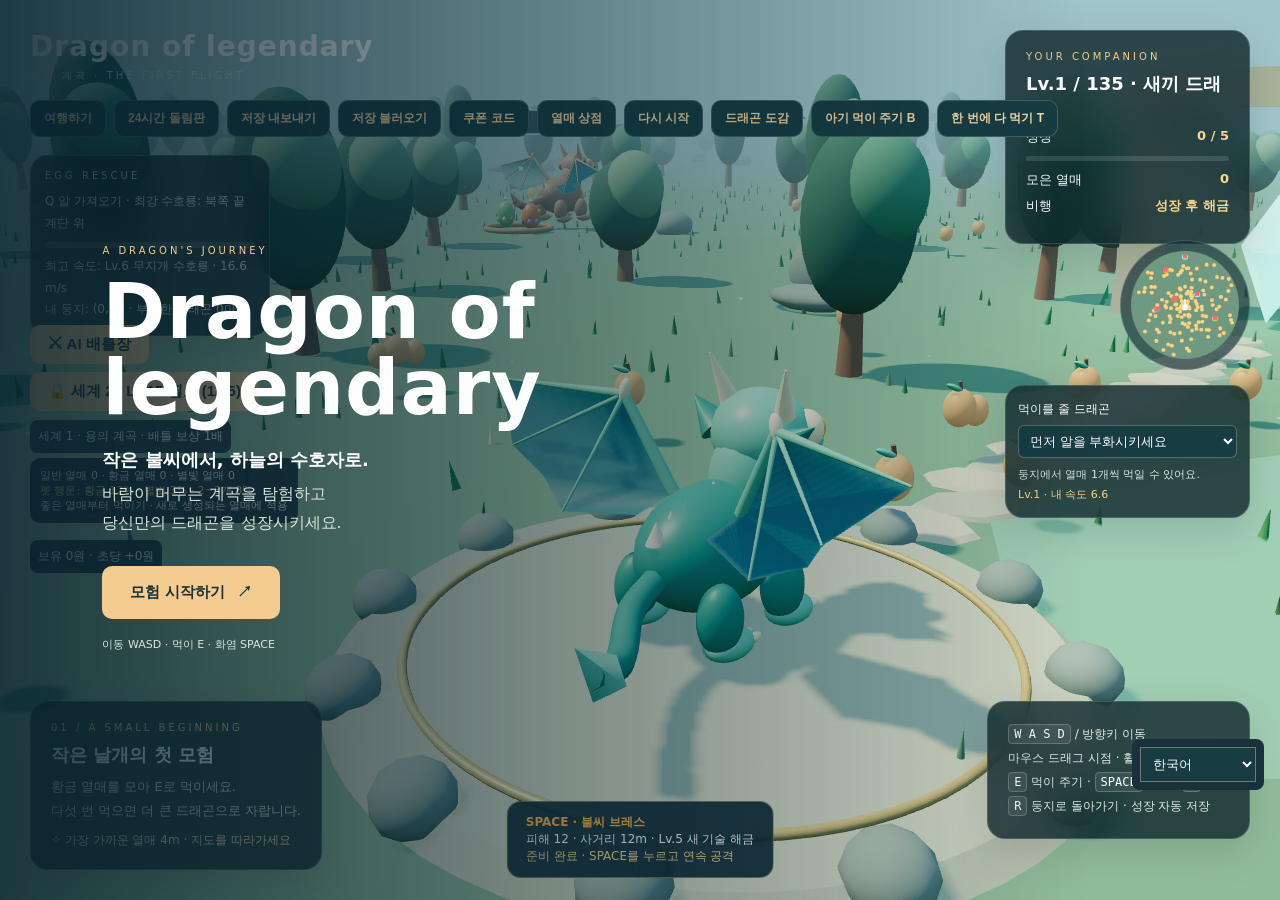
<file: dragon.html>
<!doctype html>
<html lang="ko"><head><meta charset="utf-8"><meta name="viewport" content="width=device-width,initial-scale=1"><title>Dragon of legendary</title>
<style>
*{box-sizing:border-box}body{margin:0;background:#122d36;color:#fff;font-family:Segoe UI,system-ui,sans-serif;overflow:hidden}canvas{display:block}#hud{position:fixed;inset:0;pointer-events:none;padding:30px;display:flex;flex-direction:column;justify-content:space-between}.row{display:flex;justify-content:space-between;gap:20px;align-items:start}.brand{font-size:32px;font-weight:900;letter-spacing:9px}.sub{font-size:10px;letter-spacing:3px;color:#d3e4d7;margin-top:6px}.panel{background:#0d252aca;backdrop-filter:blur(18px);border:1px solid #ffffff28;border-radius:18px;padding:20px;box-shadow:0 12px 40px #0002}.stats{width:245px}.line{display:flex;justify-content:space-between;gap:24px;font-size:13px;margin:8px 0}.line strong{color:#ffd48b}.bar{height:5px;background:#ffffff20;border-radius:5px;overflow:hidden;margin:10px 0}.bar i{display:block;height:100%;background:#f1bd72;width:0%;transition:width .3s}h3{margin:0 0 8px;font-size:18px}p{margin:0;font-size:13px;line-height:1.8;color:#dae5dc}.quest{max-width:340px}.tag{color:#f6ca89;font-size:10px;letter-spacing:3px;margin-bottom:10px}.controls{font-size:12px;line-height:2;color:#e2ebe4}kbd{background:#ffffff15;border:1px solid #ffffff35;border-radius:4px;padding:2px 5px;color:#fff}#toast{position:fixed;top:125px;left:50%;transform:translateX(-50%);border-radius:30px;padding:12px 23px;background:#132f37ed;opacity:0;transition:opacity .3s;pointer-events:none}#intro{position:fixed;inset:0;display:flex;align-items:center;padding:8vw;background:linear-gradient(90deg,#08212dd9,transparent 85%)}.introText{max-width:460px}.introText h1{font-size:clamp(58px,8vw,104px);line-height:1;letter-spacing:10px;margin:18px 0 22px}.introText p{font-size:16px}button{cursor:pointer;border:0;border-radius:10px;background:#f4cc91;color:#193334;font-weight:800;padding:17px 28px;font-size:15px;margin-top:28px}button:hover{background:#ffe4b9}#error{display:none;position:fixed;inset:25%;background:#172e38;padding:30px;z-index:10}#compass{font-size:12px;color:#ffdeb0;margin-top:10px}#mini{position:fixed;right:30px;top:240px;border:1px solid #ffffff30;border-radius:50%;background:#102d32a8;width:130px;height:130px}#touch{display:none;position:fixed;bottom:160px;left:20px;gap:6px}#touch button{margin:0;padding:14px}@media(pointer:coarse){#touch{display:flex}}@media(max-width:700px){#hud{padding:15px}.brand{font-size:23px}.stats{width:175px;padding:12px}.controls{display:none}.quest{max-width:290px}#mini{right:15px;top:200px;width:95px;height:95px}.introText h1{font-size:58px}}
</style><style>
#actions{position:fixed;top:100px;left:30px;display:flex;gap:8px}#actions button{margin:0;padding:9px 13px;background:#173d43;color:#ffdda5;border:1px solid #ffffff30;font-size:12px}
#eggHud{position:fixed;left:30px;top:155px;width:240px;padding:14px;pointer-events:none}#eggHud p{font-size:12px}#alertBar{height:6px;background:#ffffff25;border-radius:5px;margin:8px 0}#alertFill{height:100%;background:#ff895e;width:0%;border-radius:5px}
.modal{position:fixed;inset:0;z-index:20;background:#081b2ccf;display:grid;place-items:center;padding:20px}.modal[hidden]{display:none}.modal .panel{max-width:660px;width:100%;max-height:85vh;overflow:auto}.modal button{margin:12px 8px 0 0;padding:12px 18px}#speciesGrid{display:grid;grid-template-columns:repeat(3,1fr);gap:10px;margin-top:18px}.species{background:#ffffff0c;padding:12px;border:1px solid #ffffff22;border-radius:12px;font-size:12px}.eggIcon{display:block;width:28px;height:38px;border-radius:55% 55% 45% 45%;margin-bottom:8px;box-shadow:inset -7px -4px 0 #0003}.species small{display:block;color:#bcd4ce;margin-top:6px}
#intro{z-index:10}@media(max-width:700px){#actions{left:15px;top:90px}#eggHud{left:15px;top:137px;width:180px}#speciesGrid{grid-template-columns:repeat(2,1fr)}}
#collectionModal .panel{height:min(85dvh,760px);min-height:0;display:flex;flex-direction:column;overflow:hidden}
#collectionModal #speciesGrid{flex:1;min-height:0;overflow-y:scroll;overscroll-behavior:contain;touch-action:pan-y;scrollbar-gutter:stable;align-content:start;padding-right:10px}
#collectionModal .collectionNav{flex-shrink:0;display:flex;align-items:center;justify-content:space-between;gap:8px}
#nursery{max-height:calc(100dvh - 400px);overflow-y:auto;overscroll-behavior:contain}
.brand{font-size:clamp(16px,2.4vw,28px);letter-spacing:1px;max-width:50vw}.introText h1{font-size:clamp(36px,6vw,76px);letter-spacing:1px;overflow-wrap:normal}#actions{max-width:calc(100vw - 35px);overflow-x:auto}#actions button{flex-shrink:0}#couponInput{width:100%;padding:12px;margin-top:15px;font-size:16px}
</style></head><body>
<div id="hud"><div class="row"><div><div class="brand">Dragon of legendary</div><div class="sub">용의 계곡 · THE FIRST FLIGHT</div></div><div class="panel stats"><div class="tag">YOUR COMPANION</div><h3 id="stage">새끼 드래곤</h3><div class="line"><span>성장</span><strong id="xp">0 / 5</strong></div><div class="bar"><i id="fill"></i></div><div class="line"><span>모은 열매</span><strong id="food">0</strong></div><div class="line"><span>비행</span><strong id="flight">성장 후 해금</strong></div></div></div><div class="row"><div class="panel quest"><div class="tag">01 / A SMALL BEGINNING</div><h3 id="questTitle">작은 날개의 첫 모험</h3><p id="quest">황금 열매를 모아 E로 먹이세요.<br>다섯 번 먹으면 더 큰 드래곤으로 자랍니다.</p><div id="compass">✧ 가까운 열매를 찾아보세요</div></div><div class="panel controls"><kbd>W A S D</kbd> / 방향키 이동<br>마우스 드래그 시점 · 휠 확대/축소<br><kbd>E</kbd> 먹이 주기 · <kbd>SPACE</kbd> 화염 · <kbd>F</kbd> 비행<br><kbd>R</kbd> 둥지로 돌아가기 · 성장 자동 저장</div></div></div>
<canvas id="mini" width="180" height="180"></canvas><div id="toast"></div>
<div id="intro"><div class="introText"><div class="tag">A DRAGON'S JOURNEY</div><h1>Dragon of legendary</h1><h3>작은 불씨에서, 하늘의 수호자로.</h3><p>바람이 머무는 계곡을 탐험하고<br>당신만의 드래곤을 성장시키세요.</p><button id="start">모험 시작하기 &nbsp; ↗</button><p style="font-size:11px;margin-top:16px">이동 WASD · 먹이 E · 화염 SPACE</p></div></div>
<div id="touch"><button data-key="KeyW">↑</button><button data-key="KeyA">←</button><button data-key="KeyS">↓</button><button data-key="KeyD">→</button><button id="feedTouch">먹이</button><button id="fireTouch">🔥</button></div>
<div id="actions"><button id="glideToggle" hidden>글라이드 모드: 끔</button><button id="travelOpen">여행하기</button><button id="wheelOpen">24시간 돌림판</button><button id="exportSave">저장 내보내기</button><button id="importSave">저장 불러오기</button><button id="couponOpen">쿠폰 코드</button><button id="shopOpen">열매 상점</button><button id="restart">다시 시작</button><button id="collection">드래곤 도감</button><button id="feedBabyButton">아기 먹이 주기 B</button><button id="feedAllButton" title="내 드래곤에게 좋은 열매부터 모두 먹입니다. 최대 레벨이 되면 남은 열매는 보관합니다.">한 번에 다 먹기 T</button></div><input id="saveFile" type="file" accept=".json,application/json" hidden>
<div id="nursery" class="panel" style="position:fixed;right:30px;top:385px;width:245px;padding:12px"><label for="babyChoice" style="font-size:12px">먹이를 줄 드래곤</label><select id="babyChoice" style="width:100%;margin:7px 0;padding:7px;background:#173d43;color:white;border:1px solid #ffffff40;border-radius:6px"><option value="">먼저 알을 부화시키세요</option></select><p id="babyInfo" style="font-size:11px">둥지에서 열매 1개씩 먹일 수 있어요.</p><p id="playerSpeed" style="font-size:11px;color:#ffd48b"></p></div>
<div id="eggHud" class="panel"><div class="tag">EGG RESCUE</div><p id="eggStatus">알 가까이에서 Q로 가져오기</p><div id="alertBar"><div id="alertFill"></div></div><p id="guardStatus">초록 부채꼴은 수호룡의 시야입니다.</p><p id="hatchStatus">둥지에 알을 가져오면 부화합니다.</p></div>
<div id="restartModal" class="modal" hidden><div class="panel"><h3>처음부터 다시 시작할까요?</h3><p>성장, 열매, 부화 중인 알과 드래곤 도감이 초기화됩니다.</p><button id="confirmRestart">초기화하고 시작</button><button id="cancelRestart">취소</button></div></div>
<div id="collectionModal" class="modal" hidden><div class="panel"><h3 id="collectionTitle">드래곤 도감</h3><p>같은 종류는 한 칸에 모아 표시해요. 성장 단계는 이미 키운 대표 드래곤의 단계입니다.</p><div id="speciesGrid" tabindex="0" aria-label="드래곤 목록, 위아래로 스크롤"></div><div class="collectionNav"><button id="collectionPrev">이전</button><span id="collectionPage"></span><button id="collectionNext">다음</button><button id="closeCollection">돌아가기</button></div></div></div>
<button id="battleOpen" style="position:fixed;left:30px;top:325px;margin:0;padding:10px 18px">⚔ AI 배틀장</button>
<button id="worldSwitch" style="position:fixed;left:30px;top:372px;margin:0;padding:10px 18px">🌋 세계 2로 이동</button><div id="worldName" style="position:fixed;left:30px;top:420px;font-size:12px;background:#18313cdd;padding:8px;border-radius:8px">세계 1 · 용의 계곡</div>
<div id="battleHud" class="panel" hidden style="position:fixed;left:50%;top:25px;transform:translateX(-50%);min-width:300px"><h3 id="arenaStage"></h3><p id="battleHP"></p><p id="battleHint"></p><p id="teamStatus" style="color:#92ffe3;font-size:12px"></p><button id="battleLeave" style="margin-top:8px;padding:8px 15px">배틀 나가기</button></div>
<div id="battleModal" class="modal" hidden><div class="panel"><h3>AI 드래곤 배틀장</h3><p>1~5단계 · 승리하면 다음 단계 해금<br>상대를 바라보고 SPACE로 공격하세요. 빨간 공격 예고 원을 피하세요.<br>진화하면 공격력과 체력이 증가합니다. 재도전은 무료입니다.</p><p id="battleProgress"></p><select id="battleSelect" style="margin-top:16px;padding:12px;font-size:16px"></select><br><button id="battleStart">선택한 단계 도전</button><button id="battleCancel">돌아가기</button></div></div>
<div id="skillHud" style="position:fixed;bottom:22px;left:50%;transform:translateX(-50%);padding:12px 18px;background:#102d39ed;border:1px solid #ffdc7860;border-radius:14px;pointer-events:none;font-size:12px"><strong id="skillName"></strong><div id="skillStats"></div><div id="skillReady" style="color:#ffd58c"></div></div>
<div id="moneyHud" style="position:fixed;left:30px;top:540px;padding:8px;background:#18313ced;border-radius:8px;font-size:12px;pointer-events:none"></div>
<div id="couponModal" class="modal" hidden><div class="panel"><h3>쿠폰 코드</h3><label for="couponInput">쿠폰을 입력하세요</label><input id="couponInput" placeholder="DRAGON" maxlength="64" autocomplete="off"><p id="couponResult" role="status"></p><button id="couponRedeem">쿠폰 사용</button><button id="couponClose">돌아가기</button></div></div>
<div id="shopModal" class="modal" hidden><div class="panel"><h3>드래곤 열매 상점</h3><p id="shopMoney"></p><p>게임 속 돈으로만 구매합니다. 플레이 중 부화한 모든 드래곤이 돈을 벌어요.<br>강한 알·진화한 펫일수록 수입 증가! 같은 종류도 부화한 수만큼 벌어요.<br>메뉴를 열거나 게임을 닫으면 수입이 멈춥니다.</p><div id="shopItems" style="display:flex;flex-direction:column"></div><button id="shopClose">돌아가기</button></div></div>
<div id="fruitHud" style="position:fixed;left:30px;top:458px;background:#18313ced;padding:10px;border-radius:10px;font-size:11px;max-width:280px;pointer-events:none"><div id="fruitInventory"></div><div id="fruitBonus" style="color:#ffd77f"></div><div>좋은 열매부터 먹이기 · 새로 생성되는 열매에 적용</div></div>
<div id="wheelModal" class="modal" hidden><div class="panel" style="text-align:center"><h3>24시간 무료 돌림판</h3><p id="wheelTime"></p><div style="position:relative;width:240px;margin:16px auto"><div style="position:absolute;top:-14px;left:110px;z-index:2;color:white;font-size:26px">▼</div><div id="wheelDisc" style="height:240px;border:6px solid #ffdb8d;border-radius:50%;background:conic-gradient(#777 0deg 36deg,#c479e5 36deg 216deg,#ffd077 216deg 324deg,#ff835e 324deg 342deg,#f7a650 342deg 359.64deg,#73ddda 359.64deg 360deg);transition:transform 3s cubic-bezier(.12,.75,.15,1);position:relative"><span style="position:absolute;left:139.34px;top:36.01px;transform:translate(-50%,-50%);color:#14272b;font-weight:bold">1</span><span style="position:absolute;left:180.34px;top:162.20px;transform:translate(-50%,-50%);color:#14272b;font-weight:bold">2</span><span style="position:absolute;left:32.00px;top:114.00px;transform:translate(-50%,-50%);color:#14272b;font-weight:bold">3</span><span style="position:absolute;left:76.77px;top:40.94px;transform:translate(-50%,-50%);color:#14272b;font-weight:bold">4</span><span style="position:absolute;left:100.92px;top:33.05px;transform:translate(-50%,-50%);color:#14272b;font-weight:bold">5</span></div></div><p>1. 꽝 — 10%<br>2. 시크릿 열매 3개 — 50%<br>3. 디바인 열매 5개 — 30%<br>4. 어드민 열매 3개 — 5%<br>5. 어드민 열매 5개 — 4.9%<br>6. 진화 10번 — 0.1%</p><p style="font-size:11px">칸 크기는 당첨 확률과 같습니다. 6번은 0.1%의 아주 얇은 민트색 칸입니다.<br>진화 보상은 최대 Lv.135까지 적용됩니다.<br>오프라인에서는 PC 시간을 기준으로 24시간을 계산합니다.</p><p id="wheelResult" role="status"></p><button id="wheelSpin">무료로 돌리기</button><button id="wheelClose">돌아가기</button></div></div>
<div id="travelHelp" hidden style="position:fixed;top:20px;left:50%;transform:translateX(-50%);background:#123a4bdd;padding:12px;border-radius:12px;pointer-events:none">여행 · WASD 비행 · Q 상승 · C 하강 · F 착륙/이륙 · R 출발 섬</div><div id="error"></div><script src="./three.min.js"></script><script src="./language.js"></script><script src="./skills.js"></script><script src="./fruit.js"></script><script src="./eggs.js"></script><script src="./arena.js"></script><script src="./wheel.js"></script><script src="./travel.js"></script><script src="./game.js"></script></body></html>
<style>
#mobileJoystick{display:none;position:fixed;left:22px;bottom:24px;width:142px;height:142px;border-radius:50%;background:#0b263dcc;border:2px solid #ffffff55;z-index:30;touch-action:none}
#mobileStick{position:absolute;left:39px;top:39px;width:60px;height:60px;border-radius:50%;background:#f4cc91dd;border:2px solid #fff;box-shadow:0 5px 15px #0006}
#mobileButtons{display:none;position:fixed;right:20px;bottom:24px;z-index:30;gap:9px;flex-wrap:wrap;width:180px;justify-content:flex-end}
#mobileButtons button{margin:0;padding:15px 18px;border-radius:50%;font-size:14px;min-width:62px;min-height:62px;touch-action:manipulation}
#rotateNotice{display:none;position:fixed;inset:0;z-index:100;background:#071722f5;color:white;align-items:center;justify-content:center;text-align:center;padding:30px;font-size:20px;font-weight:900}
@media (pointer:coarse){#mobileJoystick,#mobileButtons{display:flex}}
@media (pointer:coarse) and (orientation:portrait){#rotateNotice{display:flex}}
</style>
<div id="mobileJoystick" aria-label="이동 조이스틱"><div id="mobileStick"></div></div>
<div id="mobileButtons"><button id="mobileFire">🔥</button><button id="mobileFlight">🪽</button><button id="mobileFeed">먹이</button><button id="mobileHide">👁️</button></div>
<div id="rotateNotice">📱 휴대폰을 옆으로 돌려줘!<br><small>가로 화면에서 더 편하게 플레이할 수 있어.</small></div>
<script>
(()=>{
  const keys=window.dragonMobileKeys;if(!keys)return;
  const joy=document.getElementById('mobileJoystick'),stick=document.getElementById('mobileStick');let id=null;
  function update(e){const r=joy.getBoundingClientRect(),cx=r.left+r.width/2,cy=r.top+r.height/2;let dx=e.clientX-cx,dy=e.clientY-cy;const max=42,len=Math.hypot(dx,dy);if(len>max){dx=dx/len*max;dy=dy/len*max}stick.style.transform=`translate(${dx}px,${dy}px)`;keys.KeyA=dx<-16;keys.KeyD=dx>16;keys.KeyW=dy<-16;keys.KeyS=dy>16}
  function clear(){id=null;stick.style.transform='';['KeyA','KeyD','KeyW','KeyS'].forEach(k=>keys[k]=false)}
  joy.addEventListener('pointerdown',e=>{id=e.pointerId;joy.setPointerCapture(id);update(e)});joy.addEventListener('pointermove',e=>{if(e.pointerId===id)update(e)});joy.addEventListener('pointerup',clear);joy.addEventListener('pointercancel',clear);
  document.getElementById('mobileFire').onclick=()=>window.dispatchEvent(new KeyboardEvent('keydown',{code:'Space'}));
  document.getElementById('mobileFlight').onclick=()=>window.dispatchEvent(new KeyboardEvent('keydown',{code:'KeyF'}));
  document.getElementById('mobileFeed').onclick=()=>window.dispatchEvent(new KeyboardEvent('keydown',{code:'KeyE'}));
  const hiddenIds=['hud','actions','eggHud','mini','skillHud','moneyHud','fruitHud','worldName','battleOpen','worldSwitch','nursery'];
  const setHidden=hidden=>{hiddenIds.forEach(id=>{const el=document.getElementById(id);if(el)el.style.visibility=hidden?'hidden':''});document.getElementById('mobileHide').textContent=hidden?'👁️‍🗨️':'👁️';localStorage.setItem('dragon-hide-ui',hidden?'1':'0');};
  document.getElementById('mobileHide').onclick=()=>setHidden(localStorage.getItem('dragon-hide-ui')!=='1');
  setHidden(localStorage.getItem('dragon-hide-ui')==='1');
  const canvas=document.querySelector('canvas');let last=null;canvas.addEventListener('pointerdown',e=>{last={x:e.clientX,y:e.clientY}});canvas.addEventListener('pointermove',e=>{if(last&&e.pointerType==='touch'){window.dragonMobileCamera(e.clientX-last.x,e.clientY-last.y);last={x:e.clientX,y:e.clientY}}});canvas.addEventListener('pointerup',()=>last=null);canvas.addEventListener('pointercancel',()=>last=null);
})();
</script>
<style>
#mobileRecommendation{display:none;position:fixed;left:50%;top:18px;transform:translateX(-50%);z-index:120;width:min(90vw,420px);padding:16px 18px;border:1px solid #ffffff55;border-radius:16px;background:#102d39f5;color:#fff;text-align:center;box-shadow:0 10px 30px #0006}
#mobileRecommendation button{margin:10px 0 0;padding:9px 18px;font-size:13px}
@media (pointer:coarse){#mobileRecommendation{display:block}}
</style>
<div id="mobileRecommendation">📱 컴퓨터로 플레이하는 것을 권장드립니다!<br><button onclick="this.parentElement.style.display='none'">확인</button></div>
<style>@media (max-width:700px){#mobileRecommendation{display:block!important}}</style>
</file>
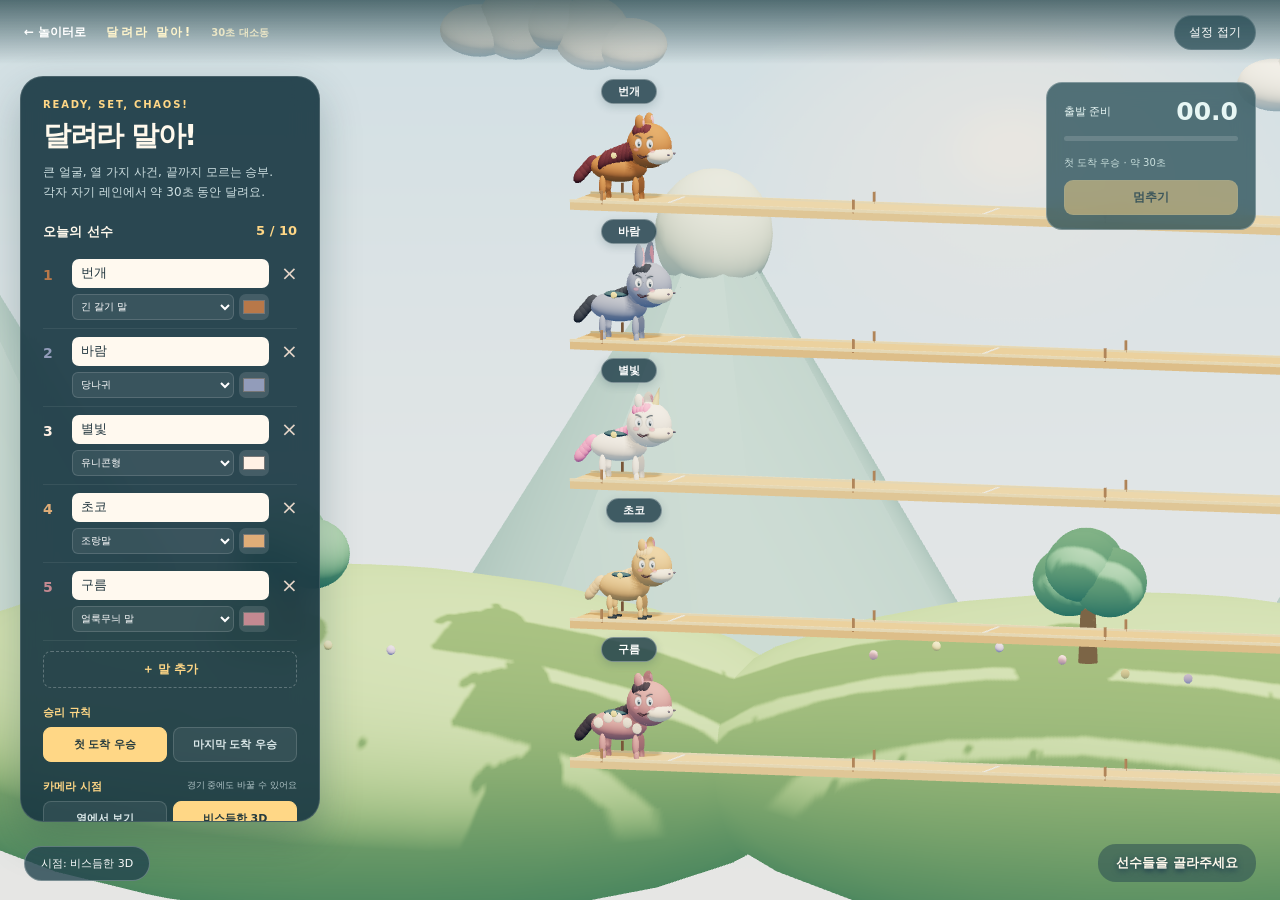
<file: horse-race.html>
<!doctype html>
<html lang="ko">
<head>
<meta charset="utf-8"><meta name="viewport" content="width=device-width,initial-scale=1">
<title>달려라 말아!</title>
<link rel="stylesheet" href="horse-race.css?v=pause-1">
</head>
<body>
<main class="app">
  <canvas id="race3d" aria-label="표정이 있는 3D 말경주 경기장"></canvas>
  <header class="topbar"><a href="index.html">← 놀이터로</a><span>달려라 말아! <small>30초 대소동</small></span><button id="settingsToggle" aria-expanded="true">설정 접기</button></header>
  <aside class="panel" id="settingsPanel">
    <div class="eyebrow">READY, SET, CHAOS!</div><h1>달려라 말아!</h1>
    <p class="sub">큰 얼굴, 열 가지 사건, 끝까지 모르는 승부.<br>각자 자기 레인에서 약 30초 동안 달려요.</p>
    <div class="section-title">오늘의 선수 <span id="runnerCount"></span></div><div id="runnerList"></div>
    <button class="add" id="addBtn">＋ 말 추가</button>
    <div class="setting-title">승리 규칙</div><div class="button-pair" id="modeButtons"><button data-mode="first" class="active">첫 도착 우승</button><button data-mode="last">마지막 도착 우승</button></div>
    <div class="setting-title">카메라 시점 <small>경기 중에도 바꿀 수 있어요</small></div><div class="button-pair" id="viewButtons"><button data-view="side">옆에서 보기</button><button data-view="angle" class="active">비스듬한 3D</button></div>
    <button class="start" id="startBtn">경주 시작</button><button class="reset" id="resetBtn">기본 설정으로</button>
    <details class="event-guide"><summary>10가지 이벤트 살펴보기</summary><div id="eventLegend"></div></details>
    <p class="info">종류·색상은 외형만 달라요. 모든 말의 기본 조건은 같고, 이벤트 대상과 달리기 흐름은 매 경기 무작위예요.</p>
  </aside>
  <section class="race-hud" aria-label="경기 상황"><div><span id="racePhase">출발 준비</span><strong id="clock">00.0</strong></div><div class="progress"><i id="progressFill"></i></div><small id="raceRule">첫 도착 우승 · 약 30초</small><button id="pauseBtn" type="button" aria-pressed="false" disabled>멈추기</button></section>
  <div id="labels" aria-hidden="true"></div>
  <div id="eventToast" role="status" aria-live="polite"></div>
  <div class="race-bottom"><button id="quickView">시점: 비스듬한 3D</button><div id="leaderText">선수들을 골라주세요</div><button id="againBtn" hidden>다시 달리기</button></div>
  <section class="finish-card" id="finishCard" hidden><div class="eyebrow">PHOTO FINISH</div><h2 id="winnerText"></h2><p id="finishSummary"></p><ol id="finishList"></ol><button id="replayBtn">한 판 더!</button><button class="quiet" id="editBtn">선수 변경</button></section>
  <div id="countdown" hidden></div>
</main>
<script src="three.min.js"></script><script src="race-engine.js"></script><script src="horse-race.js?v=pause-title-1"></script>
</body></html>
</file>
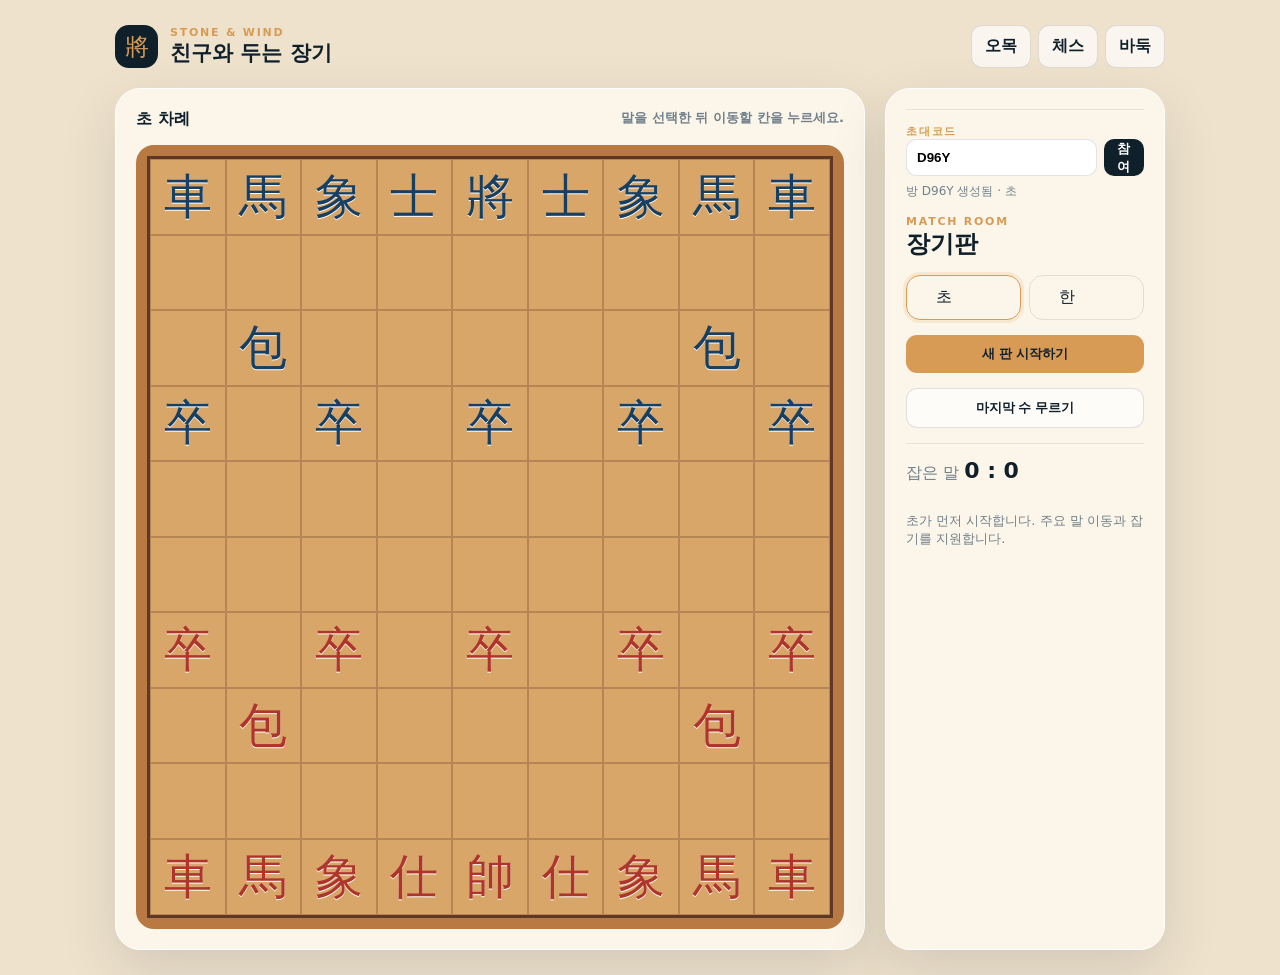
<file: janggi.html>
<!doctype html><html lang="ko"><head><meta charset="UTF-8"><meta name="viewport" content="width=device-width,initial-scale=1"><title>돌과 바람 · 장기</title><style>body{margin:0;background:#efe2cc;color:#10202b;font-family:system-ui,sans-serif}.shell{max-width:1050px;margin:auto;padding:25px 18px}.head{display:flex;justify-content:space-between;align-items:center;margin-bottom:20px;gap:12px}.brand{display:flex;gap:12px;align-items:center}.mark{display:grid;place-items:center;width:43px;height:43px;border-radius:14px;background:#10202b;color:#d89b55;font-size:24px}.eyebrow{color:#d89b55;font-size:11px;font-weight:900;letter-spacing:.16em}h1,h2{margin:0}h1{font-size:21px}.links{display:flex;gap:7px;flex-wrap:wrap}.link,.btn{padding:10px 13px;border:1px solid #10202b20;border-radius:11px;background:#ffffffaa;color:#10202b;font-weight:800;text-decoration:none;cursor:pointer}.layout{display:grid;grid-template-columns:minmax(0,1fr) 280px;gap:20px}.card,.panel{background:#fffaf1d4;border:1px solid #fff;box-shadow:0 20px 55px #10202b20;border-radius:25px}.card{padding:20px}.status{display:flex;justify-content:space-between;margin-bottom:15px;font-weight:900}.hint{color:#71808a;font-size:13px}.board-wrap{padding:11px;background:#b87943;border-radius:18px}.board{display:grid;grid-template-columns:repeat(9,1fr);grid-template-rows:repeat(10,1fr);aspect-ratio:9/10;border:3px solid #5e3825;background:#d9a669}.sq{border:1px solid #6d432c55;background:transparent;display:grid;place-items:center;min-width:0;min-height:0;font-size:clamp(22px,5vw,48px);font-family:serif}.sq.sel{background:#f2c15eaa}.red{color:#ae352b;text-shadow:0 1px #fff}.blue{color:#173f62;text-shadow:0 1px #fff}.panel{padding:20px;display:flex;flex-direction:column;gap:15px}.players{display:grid;grid-template-columns:1fr 1fr;gap:8px}.player{padding:11px;border:1px solid #10202b1c;border-radius:14px}.player.active{border-color:#d89b55;box-shadow:0 0 0 3px #d89b5528}.dot{display:inline-block;width:13px;height:13px;border-radius:50%;margin-right:5px;vertical-align:-1px}.primary{background:#d89b55;border:0;width:100%}.muted{font-size:13px;color:#71808a}.captured{padding-top:14px;border-top:1px solid #10202b18;color:#71808a}.captured b{font-size:22px;color:#10202b}@media(max-width:720px){.layout{grid-template-columns:1fr}.panel{order:2}.links .link{padding:8px;font-size:12px}}</style></head><body><main class="shell"><header class="head"><div class="brand"><div class="mark">將</div><div><div class="eyebrow">STONE & WIND</div><h1>친구와 두는 장기</h1></div></div><nav class="links"><a class="link" href="omok.html">오목</a><a class="link" href="chess.html">체스</a><a class="link" href="baduk.html">바둑</a></nav></header><section class="layout"><section class="card"><div class="status"><span id="turn">초 차례</span><span class="hint">말을 선택한 뒤 이동할 칸을 누르세요.</span></div><div class="board-wrap"><div id="board" class="board"></div></div></section><aside class="panel"><div><div class="eyebrow">MATCH ROOM</div><h2>장기판</h2></div><div class="players"><div id="redPlayer" class="player active"><span class="dot red"></span>초</div><div id="bluePlayer" class="player"><span class="dot blue"></span>한</div></div><button id="new" class="btn primary">새 판 시작하기</button><button id="undo" class="btn">마지막 수 무르기</button><div class="captured">잡은 말 <b id="score">0 : 0</b></div><p class="muted">초가 먼저 시작합니다. 주요 말 이동과 잡기를 지원합니다.</p></aside></section></main><script>
const I={rK:'帥',rG:'仕',rR:'車',rH:'馬',rE:'象',rC:'包',rS:'卒',bK:'將',bG:'士',bR:'車',bH:'馬',bE:'象',bC:'包',bS:'卒'};let b,t='r',sel=null,hist=[],cap=[0,0];const B=document.getElementById('board');function start(){b=Array.from({length:10},()=>Array(9).fill(null));b[0]=['bR','bH','bE','bG','bK','bG','bE','bH','bR'];b[2][1]=b[2][7]='bC';b[3][0]=b[3][2]=b[3][4]=b[3][6]=b[3][8]='bS';b[6][0]=b[6][2]=b[6][4]=b[6][6]=b[6][8]='rS';b[7][1]=b[7][7]='rC';b[9]=['rR','rH','rE','rG','rK','rG','rE','rH','rR'];t='r';sel=null;hist=[];cap=[0,0];draw()}function draw(){B.innerHTML='';for(let r=0;r<10;r++)for(let c=0;c<9;c++){let q=document.createElement('button');q.className='sq'+(sel&&sel.r===r&&sel.c===c?' sel':'');q.dataset.r=r;q.dataset.c=c;q.innerHTML=b[r][c]?`<span class="${b[r][c][0]==='r'?'red':'blue'}">${I[b[r][c]]}</span>`:'';q.onclick=()=>tap(r,c);B.appendChild(q)}document.getElementById('turn').textContent=t==='r'?'초 차례':'한 차례';document.getElementById('redPlayer').classList.toggle('active',t==='r');document.getElementById('bluePlayer').classList.toggle('active',t==='b');document.getElementById('score').textContent=`${cap[0]} : ${cap[1]}`}function legal(r,c){let p=b[r][c],o=[];if(!p||p[0]!==t)return o;let add=(x,y)=>{if(x>=0&&x<10&&y>=0&&y<9&&(!b[x][y]||b[x][y][0]!==p[0]))o.push({r:x,c:y})};if(p[1]==='S'){let d=p[0]==='r'?-1:1;add(r+d,c);add(r,c-1);add(r,c+1)}else if(p[1]==='H'){for(let[x,y,br,bc]of[[2,1,1,0],[2,-1,1,0],[-2,1,-1,0],[-2,-1,-1,0],[1,2,0,1],[1,-2,0,-1],[-1,2,0,1],[-1,-2,0,-1]])if(!b[r+br]?.[c+bc])add(r+x,c+y)}else if(p[1]==='R'||p[1]==='C'){for(let[x,y]of[[1,0],[-1,0],[0,1],[0,-1]]){let rr=r+x,cc=c+y;while(rr>=0&&rr<10&&cc>=0&&cc<9){if(b[rr][cc]){if(b[rr][cc][0]!==p[0])o.push({r:rr,c:cc});break}if(p[1]==='R')o.push({r:rr,c:cc});rr+=x;cc+=y}}}else{for(let x=-1;x<=1;x++)for(let y=-1;y<=1;y++)if(x||y)add(r+x,c+y)}return o}function tap(r,c){if(sel){if(legal(sel.r,sel.c).some(x=>x.r===r&&x.c===c)){let old=b[sel.r][sel.c],take=b[r][c];hist.push({from:sel,to:{r,c},old,take});b[r][c]=old;b[sel.r][sel.c]=null;if(take)cap[take[0]==='r'?0:1]++;t=t==='r'?'b':'r';sel=null;draw();return}sel=null}if(b[r][c]&&b[r][c][0]===t)sel={r,c};draw()}document.getElementById('new').onclick=start;document.getElementById('undo').onclick=()=>{let m=hist.pop();if(!m)return;b[m.from.r][m.from.c]=m.old;b[m.to.r][m.to.c]=m.take||null;if(m.take)cap[m.take[0]==='r'?0:1]--;t=m.old[0];sel=null;draw()};start();</script></body></html>
</html>
<style>.roombox{border-top:1px solid #10202b18;padding-top:14px}.roomrow{display:flex;gap:7px}.roomrow input{min-width:0;width:100%;padding:10px;border:1px solid #10202b20;border-radius:10px;text-transform:uppercase;font-weight:800}.roomrow button{padding:0 11px;border:0;border-radius:10px;background:#10202b;color:#fff;font-weight:800}.roomstatus{font-size:12px;color:#71808a;margin-top:7px}</style>
<script>
document.querySelector('.panel').insertAdjacentHTML('afterbegin','<div class="roombox"><div class="eyebrow">초대코드</div><div class="roomrow"><input id="roomInput" placeholder="코드 입력"><button id="joinRoom">참여</button></div><div class="roomstatus" id="roomStatus"></div></div>');let myColor=null,roomCode='',channel=null;function sync(){if(channel)channel.postMessage({type:'state',b,t,cap})}function applyRemote(d){b=d.b;t=d.t;cap=d.cap;sel=null;draw()}function createRoom(){roomCode=Math.random().toString(36).slice(2,6).toUpperCase();myColor='r';if(channel)channel.close();channel=new BroadcastChannel('stone-wind-janggi-'+roomCode);channel.onmessage=e=>{if(e.data.type==='hello')sync();if(e.data.type==='state'&&myColor==='b')applyRemote(e.data)};document.getElementById('roomInput').value=roomCode;document.getElementById('roomStatus').textContent='방 '+roomCode+' 생성됨 · 초';sync()}function joinRoom(){roomCode=document.getElementById('roomInput').value.trim().toUpperCase();if(!roomCode)return;myColor='b';if(channel)channel.close();channel=new BroadcastChannel('stone-wind-janggi-'+roomCode);channel.onmessage=e=>{if(e.data.type==='state')applyRemote(e.data)};channel.postMessage({type:'hello'});document.getElementById('roomStatus').textContent='방 '+roomCode+' 참여 중 · 한'}const oldTap=tap;tap=(r,c)=>{if(myColor&&myColor!==t)return;oldTap(r,c);sync()};document.getElementById('joinRoom').onclick=joinRoom;createRoom();setInterval(sync,500);
</script>
<script>myColor=null;</script>
</file>
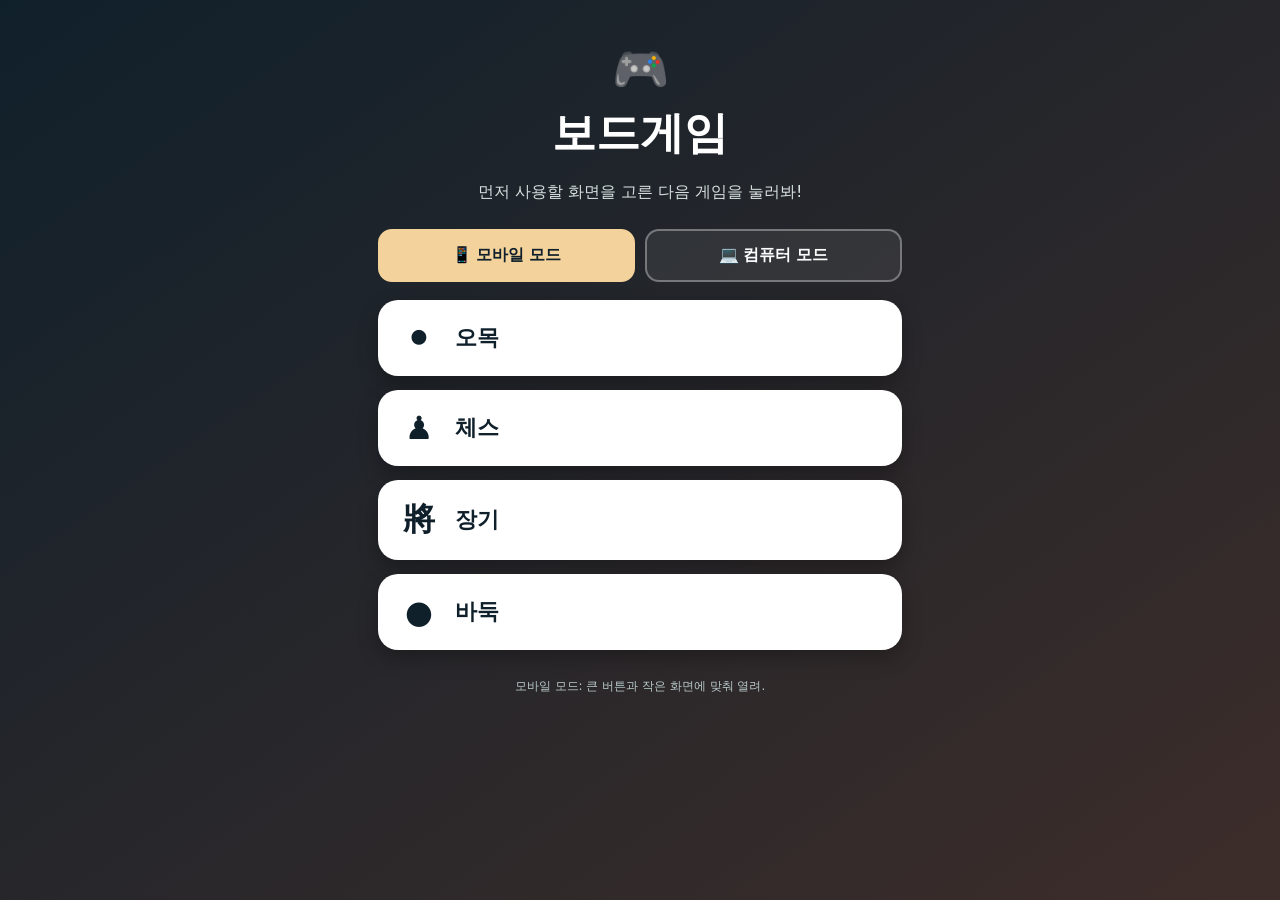
<file: mobile.html>
<!doctype html>
<html lang="ko">
<head>
  <meta charset="utf-8">
  <meta name="viewport" content="width=device-width, initial-scale=1, viewport-fit=cover">
  <meta name="theme-color" content="#10202b">
  <title>보드게임 모바일</title>
  <style>
    *{box-sizing:border-box}
    body{margin:0;min-height:100vh;background:linear-gradient(145deg,#10202b,#3d2d2a);color:#fff;font-family:system-ui,sans-serif}
    main{width:min(100%,560px);margin:auto;padding:30px 18px 40px;text-align:center}
    .mark{font-size:46px;margin-top:12px}
    h1{margin:8px 0;font-size:clamp(28px,8vw,44px)}
    p{color:#d7e0df;line-height:1.6}
    .mode{display:flex;gap:10px;margin:24px 0 4px}
    .mode button{flex:1;padding:14px 8px;border:2px solid #ffffff55;border-radius:14px;background:#ffffff12;color:#fff;font-size:16px;font-weight:900;cursor:pointer;touch-action:manipulation}
    .mode button.active{background:#f3d29b;color:#10202b;border-color:#f3d29b}
    .games{display:grid;gap:14px;margin-top:18px}
    a{display:flex;align-items:center;gap:15px;min-height:76px;padding:18px 20px;border-radius:20px;background:#fff;color:#10202b;text-decoration:none;font-size:22px;font-weight:900;box-shadow:0 8px 20px #0004;touch-action:manipulation}
    a:active{transform:scale(.97);background:#f3d29b}
    .icon{font-size:32px;width:42px}
    small{display:block;margin-top:28px;color:#b8c8c8;font-size:12px}
  </style>
</head>
<body>
  <main>
    <div class="mark">🎮</div>
    <h1>보드게임</h1>
    <p>먼저 사용할 화면을 고른 다음 게임을 눌러봐!</p>
    <div class="mode" aria-label="화면 모드">
      <button class="active" data-mode="mobile">📱 모바일 모드</button>
      <button data-mode="computer">💻 컴퓨터 모드</button>
    </div>
    <div class="games">
      <a href="omok.html"><span class="icon">⚫</span>오목</a>
      <a href="chess.html"><span class="icon">♟</span>체스</a>
      <a href="janggi.html"><span class="icon">將</span>장기</a>
      <a href="baduk.html"><span class="icon">●</span>바둑</a>
    </div>
    <small id="modeText">모바일 모드: 큰 버튼과 작은 화면에 맞춰 열려.</small>
  </main>
  <script>
    const buttons=[...document.querySelectorAll('[data-mode]')], text=document.getElementById('modeText');
    buttons.forEach(button=>button.onclick=()=>{
      buttons.forEach(item=>item.classList.toggle('active',item===button));
      const mode=button.dataset.mode;
      text.textContent=mode==='mobile'?'모바일 모드: 큰 버튼과 작은 화면에 맞춰 열려.':'컴퓨터 모드: 큰 화면에서 보기 좋게 열려.';
      document.querySelectorAll('.games a').forEach(link=>link.href=link.href.split('?')[0]+'?mode='+mode);
    });
  </script>
</body>
</html>
</file>
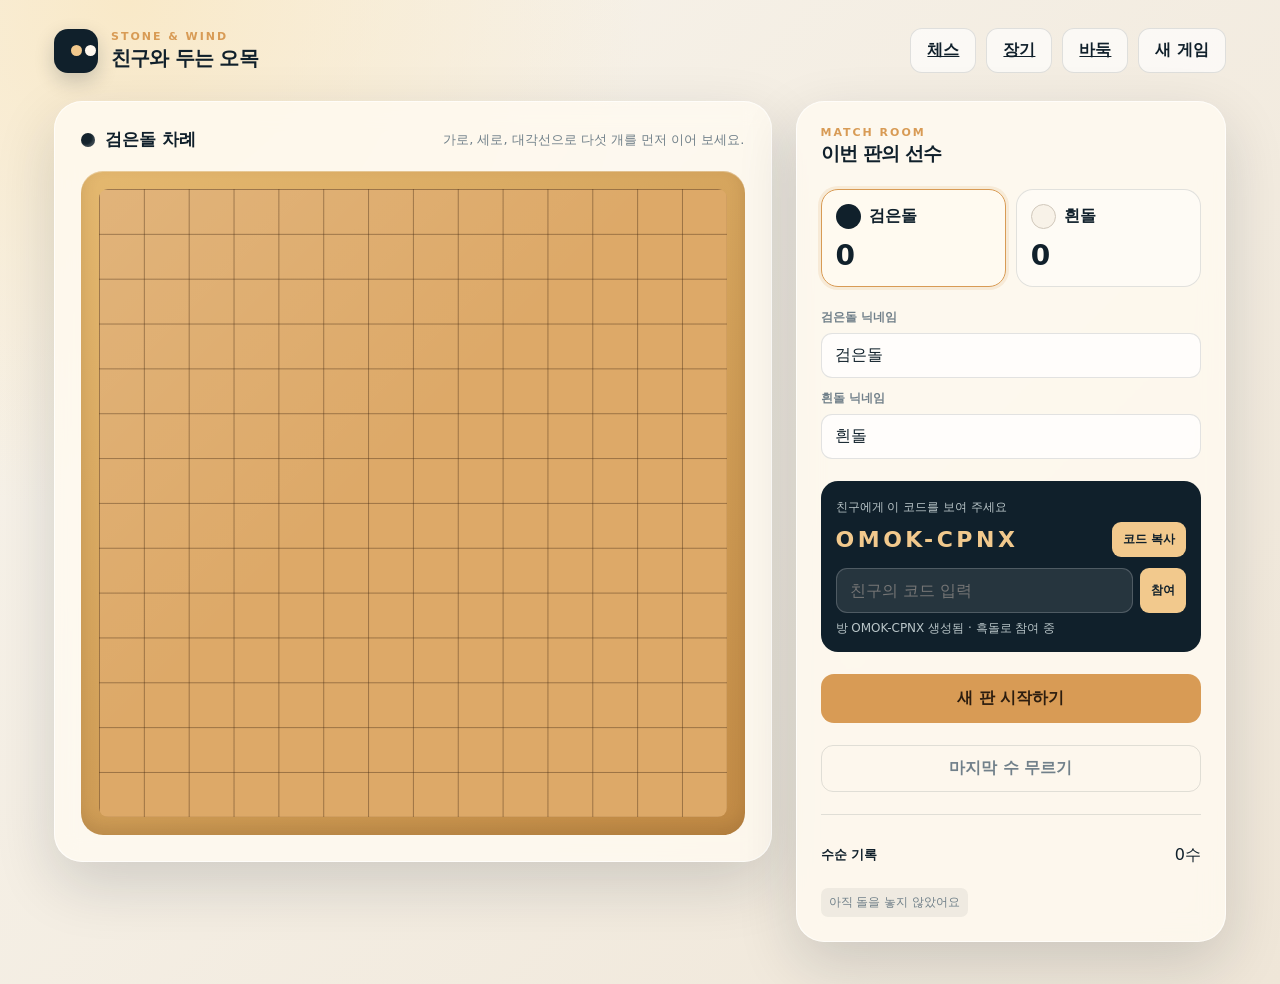
<file: omok.html>
<!doctype html>
<html lang="ko">
<head>
  <meta charset="UTF-8" />
  <meta name="viewport" content="width=device-width, initial-scale=1.0" />
  <meta name="theme-color" content="#10202b" />
  <title>돌과 바람 · 오목</title>
  <link rel="icon" href="data:image/svg+xml,%3Csvg xmlns='http://www.w3.org/2000/svg' viewBox='0 0 64 64'%3E%3Crect width='64' height='64' rx='16' fill='%2310202b'/%3E%3Ccircle cx='22' cy='32' r='12' fill='%23f4efe4'/%3E%3Ccircle cx='42' cy='32' r='12' fill='%23d89b55'/%3E%3C/svg%3E" />
  <style>
    :root { --ink:#10202b; --ink-soft:#193340; --cream:#f5f0e7; --paper:#fffaf1; --gold:#d89b55; --gold-light:#f2c98d; --muted:#71808a; --line:rgba(16,32,43,.12); --shadow:0 22px 60px rgba(16,32,43,.16); }
    * { box-sizing:border-box; }
    body { margin:0; min-height:100vh; color:var(--ink); background:radial-gradient(circle at 10% 0%, #f9e9c8 0, transparent 34%), linear-gradient(135deg,#f8f4ec 0%,#efe6d8 100%); font-family:ui-sans-serif,system-ui,-apple-system,BlinkMacSystemFont,"Segoe UI",sans-serif; }
    button,input { font:inherit; }
    button { border:0; cursor:pointer; }
    .shell { max-width:1220px; margin:0 auto; padding:28px 24px 42px; }
    header { display:flex; align-items:center; justify-content:space-between; gap:20px; margin-bottom:28px; }
    .brand { display:flex; align-items:center; gap:13px; }
    .mark { width:44px; height:44px; border-radius:14px; display:grid; place-items:center; background:var(--ink); box-shadow:0 8px 20px rgba(16,32,43,.2); }
    .mark span { width:11px; height:11px; border-radius:50%; background:var(--gold-light); box-shadow:14px 0 0 #fff8ee; }
    h1,h2,p { margin:0; }
    h1 { font-size:20px; letter-spacing:-.04em; }
    .eyebrow { color:var(--gold); font-size:11px; letter-spacing:.18em; font-weight:800; text-transform:uppercase; margin-bottom:2px; }
    .top-actions { display:flex; gap:10px; align-items:center; }
    .ghost { background:rgba(255,255,255,.65); color:var(--ink); border:1px solid var(--line); padding:11px 16px; border-radius:12px; font-weight:700; transition:.2s; }
    .ghost:hover { background:white; transform:translateY(-1px); }
    .layout { display:grid; grid-template-columns:minmax(0, 1.25fr) minmax(310px, .75fr); gap:24px; align-items:start; }
    .board-card,.panel { background:rgba(255,250,241,.82); border:1px solid rgba(255,255,255,.7); box-shadow:var(--shadow); backdrop-filter:blur(12px); border-radius:28px; }
    .board-card { padding:26px; }
    .status-row { display:flex; justify-content:space-between; align-items:center; gap:12px; margin-bottom:20px; }
    .turn { display:flex; align-items:center; gap:10px; font-weight:800; font-size:17px; }
    .turn-dot { width:14px; height:14px; border-radius:50%; background:#14232c; box-shadow:inset -2px -2px 2px rgba(255,255,255,.16); }
    .turn-dot.white { background:#f8f2e8; border:1px solid #d8cfc1; box-shadow:inset -2px -2px 2px rgba(0,0,0,.08); }
    .helper { color:var(--muted); font-size:13px; text-align:right; }
    .board-wrap { display:grid; place-items:center; padding:18px; border-radius:22px; background:linear-gradient(145deg,#e4b86f,#c18a45); box-shadow:inset 0 1px 0 rgba(255,255,255,.3), inset 0 -8px 16px rgba(83,49,20,.16); }
    .board { width:min(100%, 680px); aspect-ratio:1; position:relative; padding:0; background:#dda968; background-image:linear-gradient(135deg,rgba(255,255,255,.12),transparent 45%); border-radius:9px; touch-action:manipulation; overflow:hidden; }
    .board::before { content:""; position:absolute; inset:0; pointer-events:none; background-image:linear-gradient(to right,rgba(66,40,17,.42) 1px,transparent 1px),linear-gradient(to bottom,rgba(66,40,17,.42) 1px,transparent 1px); background-size:calc(100% / 14) 100%,100% calc(100% / 14); z-index:0; }
    .cell { position:absolute; width:9%; height:9%; transform:translate(-50%,-50%); background:transparent; padding:0; z-index:1; }
    .cell:focus-visible { outline:3px solid #fff; outline-offset:-7px; z-index:4; }
    .stone { position:absolute; width:86%; height:86%; left:50%; top:50%; border-radius:50%; transform:translate(-50%,-50%) scale(0); animation:place .18s ease-out forwards; z-index:2; }
    .stone.black { background:radial-gradient(circle at 33% 27%,#58646a 0,#202d34 30%,#0c171c 72%); box-shadow:2px 4px 5px rgba(31,20,11,.34); }
    .stone.white { background:radial-gradient(circle at 33% 27%,#fff 0,#f0e9dd 42%,#beb7ad 100%); box-shadow:2px 4px 5px rgba(31,20,11,.24); }
    .stone.win { outline:4px solid var(--gold-light); outline-offset:2px; }
    @keyframes place { to { transform:translate(-50%,-50%) scale(1); } }
    .panel { padding:24px; display:flex; flex-direction:column; gap:22px; }
    .panel h2 { font-size:19px; letter-spacing:-.04em; }
    .players { display:grid; grid-template-columns:1fr 1fr; gap:10px; }
    .player { border:1px solid var(--line); border-radius:17px; padding:14px; background:rgba(255,255,255,.46); transition:.2s; }
    .player.active { border-color:var(--gold); box-shadow:0 0 0 3px rgba(216,155,85,.15); background:#fffaf0; }
    .player-top { display:flex; gap:8px; align-items:center; margin-bottom:10px; }
    .avatar { width:25px; height:25px; border-radius:50%; background:var(--ink); }
    .avatar.white { background:#f8f2e8; border:1px solid #d0c7ba; }
    .player-name { font-weight:800; overflow:hidden; text-overflow:ellipsis; white-space:nowrap; }
    .score { font-size:28px; font-weight:900; letter-spacing:-.06em; }
    label { display:block; font-size:12px; font-weight:800; color:var(--muted); margin-bottom:7px; }
    .names { display:grid; gap:12px; }
    input { width:100%; border:1px solid var(--line); background:rgba(255,255,255,.7); color:var(--ink); border-radius:11px; padding:12px 13px; outline:none; }
    input:focus { border-color:var(--gold); box-shadow:0 0 0 3px rgba(216,155,85,.14); }
    .room { padding:15px; background:var(--ink); color:var(--cream); border-radius:17px; }
    .room-line { display:flex; align-items:center; justify-content:space-between; gap:10px; margin-top:6px; }
    .room-code { font-size:22px; letter-spacing:.16em; font-weight:900; color:var(--gold-light); }
    .copy { padding:9px 11px; border-radius:9px; color:var(--ink); background:var(--gold-light); font-size:12px; font-weight:900; white-space:nowrap; }
    .room small { color:#b9c5c8; font-size:12px; }
    .primary { padding:14px; border-radius:13px; background:var(--gold); color:#2c1d0f; font-weight:900; transition:.2s; }
    .primary:hover { background:#e8b673; transform:translateY(-1px); }
    .secondary { width:100%; padding:12px; border-radius:12px; background:transparent; color:var(--muted); border:1px solid var(--line); font-weight:800; }
    .secondary:hover { color:var(--ink); background:white; }
    .history { border-top:1px solid var(--line); padding-top:18px; }
    .history-head { display:flex; align-items:center; justify-content:space-between; margin-bottom:11px; }
    .history h3 { font-size:13px; }
    .history-list { display:flex; flex-wrap:wrap; gap:7px; max-height:85px; overflow:auto; }
    .move { font-size:12px; padding:6px 8px; border-radius:7px; background:rgba(16,32,43,.06); color:var(--muted); }
    .toast { position:fixed; left:50%; bottom:24px; transform:translate(-50%,20px); opacity:0; pointer-events:none; background:var(--ink); color:white; padding:12px 17px; border-radius:12px; box-shadow:0 10px 25px rgba(0,0,0,.2); transition:.25s; font-size:14px; font-weight:700; z-index:20; }
    .toast.show { opacity:1; transform:translate(-50%,0); }
    @media (max-width:840px) { .shell { padding:20px 14px 30px; } header { margin-bottom:20px; } .layout { grid-template-columns:1fr; } .panel { order:2; } .board-card { padding:15px; } .board-wrap { padding:10px; } .helper { font-size:12px; } }
    @media (max-width:500px) { .top-actions .ghost { padding:9px 11px; font-size:12px; } .status-row { align-items:flex-start; flex-direction:column; } .helper { text-align:left; } .room-code { font-size:19px; } }
  </style>
</head>
<body>
  <main class="shell">
    <header>
      <div class="brand"><div class="mark"><span></span></div><div><div class="eyebrow">Stone & Wind</div><h1>친구와 두는 오목</h1></div></div>
      <div class="top-actions"><a class="ghost" href="chess.html">체스</a><a class="ghost" href="janggi.html">장기</a><a class="ghost" href="baduk.html">바둑</a><button class="ghost" id="newGameTop">새 게임</button></div>
    </header>
    <section class="layout">
      <section class="board-card" aria-label="오목판">
        <div class="status-row"><div class="turn"><span class="turn-dot" id="turnDot"></span><span id="turnText">검은돌 차례</span></div><div class="helper" id="statusText">가로, 세로, 대각선으로 다섯 개를 먼저 이어 보세요.</div></div>
        <div class="board-wrap"><div class="board" id="board" role="grid" aria-label="15 곱하기 15 오목판"></div></div>
      </section>
      <aside class="panel">
        <div><div class="eyebrow">MATCH ROOM</div><h2>이번 판의 선수</h2></div>
        <div class="players"><div class="player active" id="playerBlack"><div class="player-top"><span class="avatar"></span><span class="player-name" id="blackLabel">검은돌</span></div><div class="score" id="blackScore">0</div></div><div class="player" id="playerWhite"><div class="player-top"><span class="avatar white"></span><span class="player-name" id="whiteLabel">흰돌</span></div><div class="score" id="whiteScore">0</div></div></div>
        <div class="names"><div><label for="blackName">검은돌 닉네임</label><input id="blackName" maxlength="12" value="검은돌" /></div><div><label for="whiteName">흰돌 닉네임</label><input id="whiteName" maxlength="12" value="흰돌" /></div></div>
        <div class="room"><small>친구에게 이 코드를 보여 주세요</small><div class="room-line"><span class="room-code" id="roomCode">OMOK-7K2P</span><button class="copy" id="copyCode">코드 복사</button></div><div style="display:flex;gap:7px;margin-top:11px"><input id="roomInput" maxlength="9" placeholder="친구의 코드 입력" style="min-width:0;background:#ffffff18;border-color:#ffffff30;color:#fff"><button class="copy" id="joinRoom">참여</button></div><small id="roomStatus" style="display:block;margin-top:7px">새 방을 만들었어요.</small></div>
        <button class="primary" id="newGame">새 판 시작하기</button>
        <button class="secondary" id="undo">마지막 수 무르기</button>
        <div class="history"><div class="history-head"><h3>수순 기록</h3><span id="moveCount">0수</span></div><div class="history-list" id="historyList"><span class="move">아직 돌을 놓지 않았어요</span></div></div>
      </aside>
    </section>
  </main>
  <div class="toast" id="toast" role="status"></div>
  <script>
    const SIZE = 15;
    const boardEl = document.getElementById('board');
    const turnText = document.getElementById('turnText');
    const turnDot = document.getElementById('turnDot');
    const statusText = document.getElementById('statusText');
    const historyList = document.getElementById('historyList');
    const moveCount = document.getElementById('moveCount');
    const roomCodeEl = document.getElementById('roomCode');
    let cells = [], moves = [], turn = 'black', finished = false, myColor = null, roomCode = '', channel = null;
    let scores = { black: Number(localStorage.getItem('omok-black-score') || 0), white: Number(localStorage.getItem('omok-white-score') || 0) };
    const names = () => ({ black: document.getElementById('blackName').value.trim() || '검은돌', white: document.getElementById('whiteName').value.trim() || '흰돌' });
    function makeRoom() { const chars='ABCDEFGHJKLMNPQRSTUVWXYZ23456789'; let code='OMOK-'; for(let i=0;i<4;i++) code+=chars[Math.floor(Math.random()*chars.length)]; roomCodeEl.textContent=code; }
    function buildBoard() { boardEl.innerHTML=''; cells=[]; for(let r=0;r<SIZE;r++){ cells[r]=[]; for(let c=0;c<SIZE;c++){ const btn=document.createElement('button'); btn.className='cell'; btn.type='button'; btn.style.left=`${c*100/(SIZE-1)}%`; btn.style.top=`${r*100/(SIZE-1)}%`; btn.setAttribute('role','gridcell'); btn.setAttribute('aria-label',`${r+1}행 ${c+1}열`); btn.dataset.r=r; btn.dataset.c=c; btn.addEventListener('click',()=>place(r,c)); boardEl.appendChild(btn); cells[r][c]=null; } } }
    function getStone(r,c){ return cells[r]?.[c]; }
    function place(r,c) { if(finished || cells[r][c]) return; const n=names(); const stone=document.createElement('span'); stone.className=`stone ${turn}`; cells[r][c]=turn; document.querySelector(`[data-r="${r}"][data-c="${c}"]`).appendChild(stone); moves.push({r,c,color:turn,stone}); render(); const line=winningLine(r,c,turn); if(line){ finished=true; line.forEach(([rr,cc])=>{ const s=document.querySelector(`[data-r="${rr}"][data-c="${cc}"] .stone`); if(s) s.classList.add('win'); }); scores[turn]++; localStorage.setItem(`omok-${turn}-score`,scores[turn]); document.getElementById(`${turn}Score`).textContent=scores[turn]; statusText.textContent=`${n[turn]}님이 다섯 수를 완성했어요.`; turnText.textContent='승부가 끝났습니다'; showToast(`${n[turn]} 승리!`); return; } if(moves.length===SIZE*SIZE){ finished=true; turnText.textContent='무승부'; statusText.textContent='판이 가득 찼어요.'; return; } turn=turn==='black'?'white':'black'; render(); }
    function winningLine(r,c,color){ const dirs=[[1,0],[0,1],[1,1],[1,-1]]; for(const [dr,dc] of dirs){ let line=[[r,c]]; for(const s of [1,-1]){ let rr=r+dr*s,cc=c+dc*s; while(getStone(rr,cc)===color){ line.push([rr,cc]); rr+=dr*s; cc+=dc*s; } } if(line.length>=5) return line; } return null; }
    function render(){ const n=names(); document.getElementById('blackLabel').textContent=n.black; document.getElementById('whiteLabel').textContent=n.white; document.getElementById('playerBlack').classList.toggle('active',turn==='black'&&!finished); document.getElementById('playerWhite').classList.toggle('active',turn==='white'&&!finished); turnDot.classList.toggle('white',turn==='white'&&!finished); if(!finished) turnText.textContent=`${turn==='black'?n.black:n.white} 차례`; moveCount.textContent=`${moves.length}수`; historyList.innerHTML=moves.length?moves.map((m,i)=>`<span class="move">${i+1}. ${m.color==='black'?'●':'○'} ${m.r+1},${m.c+1}</span>`).join(''):'<span class="move">아직 돌을 놓지 않았어요</span>'; }
    function reset(){ cells.forEach(row=>row.forEach(cell=>{ if(cell) cell=null; })); moves=[]; turn='black'; finished=false; buildBoard(); makeRoom(); statusText.textContent='가로, 세로, 대각선으로 다섯 개를 먼저 이어 보세요.'; render(); }
    function undo(){ if(!moves.length||finished) return; const last=moves.pop(); cells[last.r][last.c]=null; last.stone.remove(); turn=last.color; render(); showToast('마지막 수를 무르었습니다.'); }
    function showToast(msg){ const t=document.getElementById('toast'); t.textContent=msg; t.classList.add('show'); clearTimeout(window.toastTimer); window.toastTimer=setTimeout(()=>t.classList.remove('show'),2200); }
    document.getElementById('newGame').onclick=reset; document.getElementById('newGameTop').onclick=reset; document.getElementById('undo').onclick=undo;
    document.getElementById('copyCode').onclick=async()=>{ try { await navigator.clipboard.writeText(`오목 방 코드 ${roomCodeEl.textContent}`); showToast('초대 코드를 복사했어요.'); } catch { showToast(`방 코드: ${roomCodeEl.textContent}`); } };
    ['blackName','whiteName'].forEach(id=>document.getElementById(id).addEventListener('input',render));
    buildBoard(); makeRoom(); document.getElementById('blackScore').textContent=scores.black; document.getElementById('whiteScore').textContent=scores.white; render();
    function sync(){ if(channel) channel.postMessage({type:'state',cells,turn,finished,moves:moves.map(m=>({r:m.r,c:m.c,color:m.color}))}); }
    function openRoom(){ roomCode=roomCodeEl.textContent; myColor='black'; if(channel) channel.close(); channel=new BroadcastChannel('stone-wind-omok-'+roomCode); channel.onmessage=e=>{ if(e.data.type==='hello') sync(); if(e.data.type==='state'&&myColor==='white') applyRemote(e.data); }; document.getElementById('roomStatus').textContent=`방 ${roomCode} 생성됨 · 흑돌로 참여 중`; sync(); }
    function applyRemote(data){ cells=data.cells; turn=data.turn; finished=data.finished; buildBoard(); for(let r=0;r<SIZE;r++)for(let c=0;c<SIZE;c++)if(cells[r][c]){ const stone=document.createElement('span'); stone.className=`stone ${cells[r][c]}`; document.querySelector(`[data-r="${r}"][data-c="${c}"]`).appendChild(stone); } moves=(data.moves||[]).map(m=>({...m,stone:document.querySelector(`[data-r="${m.r}"][data-c="${m.c}"] .stone`)})); render(); }
    function joinRoom(){ const code=document.getElementById('roomInput').value.trim().toUpperCase(); if(!code){showToast('초대 코드를 입력하세요.');return} roomCode=code; myColor='white'; if(channel) channel.close(); channel=new BroadcastChannel('stone-wind-omok-'+roomCode); channel.onmessage=e=>{if(e.data.type==='state')applyRemote(e.data)}; channel.postMessage({type:'hello'}); document.getElementById('roomStatus').textContent=`방 ${roomCode} 참여 중 · 흰돌`; showToast('친구의 오목판에 연결했습니다.'); }
    function applyRemote(data){ const incoming=data.cells; turn=data.turn; finished=data.finished; buildBoard(); cells=incoming; for(let r=0;r<SIZE;r++)for(let c=0;c<SIZE;c++)if(cells[r][c]){const stone=document.createElement('span');stone.className=`stone ${cells[r][c]}`;document.querySelector(`[data-r="${r}"][data-c="${c}"]`).appendChild(stone)} moves=(data.moves||[]).map(m=>({...m,stone:document.querySelector(`[data-r="${m.r}"][data-c="${m.c}"] .stone`)})); render(); }
    const localPlace=place; place=(r,c)=>{if(myColor&&myColor!==turn)return;localPlace(r,c);sync()}; const localUndo=undo; undo=()=>{if(myColor==='white')return;localUndo();sync()}; document.getElementById('joinRoom').onclick=joinRoom; document.getElementById('roomInput').addEventListener('keydown',e=>{if(e.key==='Enter')joinRoom()}); openRoom(); setInterval(sync,500);
  </script>
</body>
</html>
<script>myColor=null;</script>
</file>
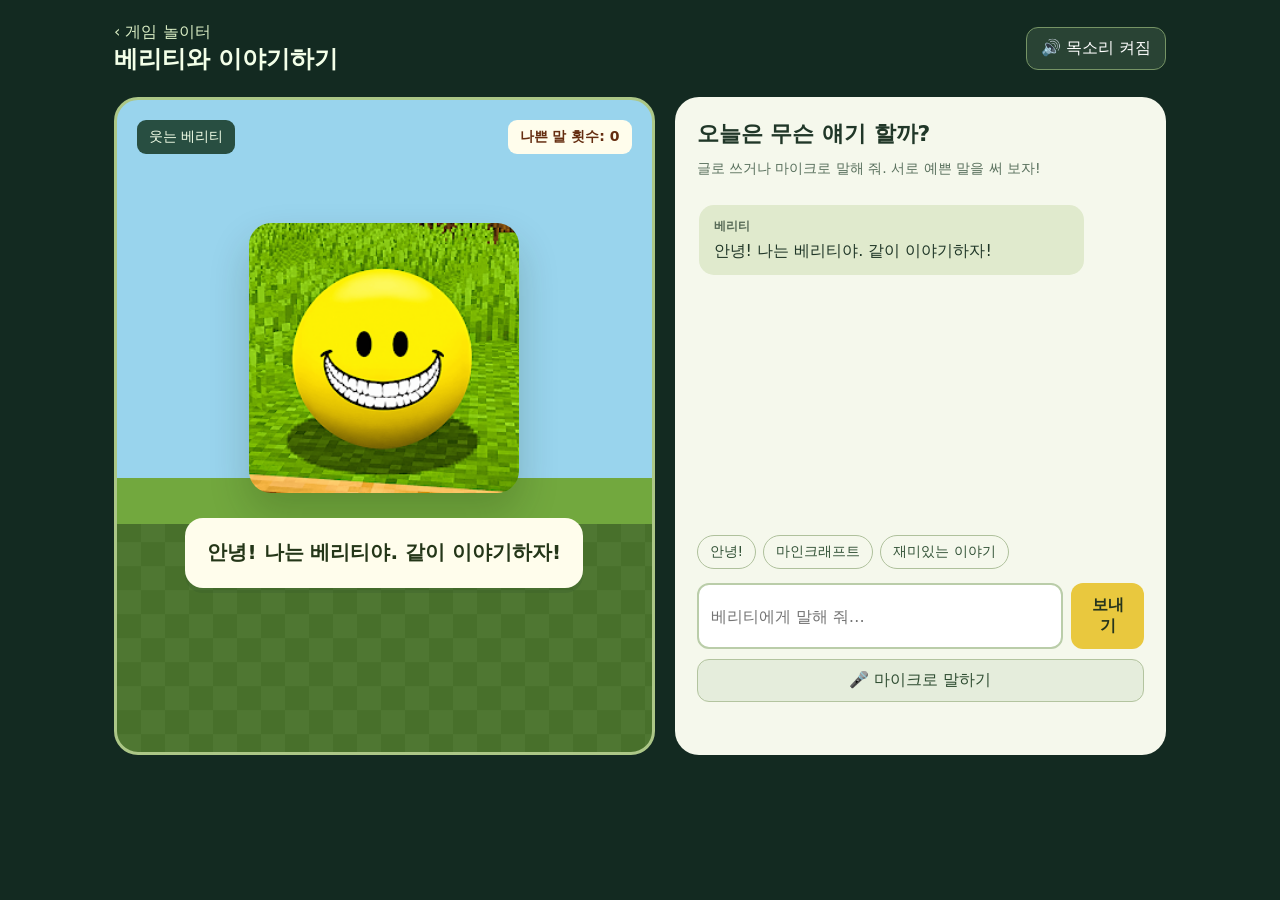
<file: verity-play.html>
<!doctype html>
<html lang="ko">
<head>
<meta charset="utf-8"><meta name="viewport" content="width=device-width,initial-scale=1">
<title>베리티와 이야기하기</title>
<style>
*{box-sizing:border-box}body{margin:0;background:#132a21;color:#f3ffe8;font-family:system-ui,'Malgun Gothic',sans-serif;min-height:100dvh}button,input{font:inherit}button{cursor:pointer}header{max-width:1100px;margin:auto;padding:22px 24px;display:flex;justify-content:space-between;align-items:center;gap:16px}h1{font-size:24px;margin:0}a{color:#d9edc4;text-decoration:none}.sound{background:#294334;color:#fff;border:1px solid #769465;border-radius:12px;padding:10px 14px}main{max-width:1100px;margin:auto;padding:0 24px 24px;display:grid;grid-template-columns:1.1fr 1fr;gap:20px}.stage{min-height:570px;background:linear-gradient(#99d4ed 0 58%,#72a83e 58% 65%,#4b742d 65%);border:3px solid #acc787;border-radius:24px;position:relative;overflow:hidden;display:flex;flex-direction:column;align-items:center;justify-content:center;transition:background .15s,border-color .15s}.stage:after{content:'';position:absolute;bottom:0;height:35%;width:100%;background:repeating-conic-gradient(#ffffff06 0% 25%,#00000009 0% 50%) 0/48px 48px;pointer-events:none}.badge{position:absolute;top:20px;left:20px;background:#173927dc;border-radius:9px;padding:8px 12px;font-size:14px}.portrait{width:270px;height:270px;object-fit:contain;border-radius:22px;box-shadow:0 20px 40px #12280733;animation:bob 3s ease-in-out infinite;z-index:1}.scary{display:none;object-fit:contain;box-shadow:none;border-radius:0;width:300px;height:370px}.bubble{z-index:2;margin:25px 22px 0;padding:18px 22px;background:#fffdec;color:#243618;border-radius:18px;max-width:90%;text-align:center;line-height:1.6;font-size:20px;font-weight:700;min-height:70px;box-shadow:0 5px 0 #31512c33}.count{height:30px;z-index:2;margin:12px 0 0;font-size:16px;font-weight:700}.stage.transformed{background:#090706;border-color:#bd7643}.transformed .happy{display:none}.transformed .scary{display:block;animation:none}.transformed .bubble{background:#ffe3b1;color:#652d10}.chat{background:#f5f8ec;color:#203728;border-radius:24px;padding:22px;display:flex;flex-direction:column;min-height:570px}h2{margin:0;font-size:22px}.hint{font-size:14px;color:#5a715e;margin:8px 0 16px;line-height:1.6}.messages{height:340px;flex:1;overflow:auto;display:flex;flex-direction:column;gap:12px;padding:10px 2px 18px;scroll-behavior:smooth}.message{max-width:90%;padding:12px 15px;border-radius:15px;background:#e0eacd;line-height:1.5;overflow-wrap:anywhere;white-space:pre-wrap}.message.user{align-self:flex-end;background:#2b573b;color:white}.message strong{display:block;font-size:12px;margin-bottom:4px;opacity:.7}.suggestions{display:flex;flex-wrap:wrap;gap:7px;margin-bottom:14px}.suggestions button{background:transparent;border:1px solid #afc19c;border-radius:20px;color:#345338;padding:7px 12px;font-size:14px}form{display:flex;gap:8px}input{width:100%;min-width:0;background:white;border:2px solid #bacda9;border-radius:12px;padding:12px;color:#203728}input:focus{outline:2px solid #548c43}button:focus-visible,a:focus-visible{outline:3px solid #e8b52c;outline-offset:3px}.send{background:#e9c83e;border:0;border-radius:12px;padding:12px 17px;font-weight:800;color:#26351d}.mic{width:100%;margin-top:10px;background:#e5eddc;border:1px solid #b3c49f;border-radius:12px;padding:10px;color:#304e33}.mic:disabled{opacity:.6;cursor:default}.status{min-height:22px;font-size:13px;color:#5a715e;margin:9px 0 0}.talking .portrait{animation:talk .3s ease-in-out infinite alternate}@keyframes bob{50%{transform:translateY(-12px)}}@keyframes talk{to{transform:translateY(-7px) scale(1.025)}}@media(max-width:750px){header{padding:16px}h1{font-size:20px}main{grid-template-columns:1fr;padding:0 12px 16px;gap:12px}.stage{min-height:360px}.portrait{width:190px;height:190px}.scary{width:210px;height:245px}.bubble{font-size:17px;margin-top:15px;padding:12px 16px}.badge{top:12px;left:12px}.chat{min-height:440px;padding:18px}.messages{height:220px}.sound{font-size:14px;padding:9px}}@media(prefers-reduced-motion:reduce){.portrait,.talking .portrait{animation:none}.messages{scroll-behavior:auto}}
.chat{min-width:0;align-self:start}
.messages{flex:0 0 340px;min-height:0;max-height:340px;overflow-y:auto;overflow-x:hidden;overscroll-behavior:contain;scrollbar-gutter:stable;scroll-behavior:auto;scrollbar-color:#829e72 #e7eedb}
.message{flex-shrink:0}
.messages:focus-visible{outline:2px solid #548c43;outline-offset:3px}
@media(max-width:750px){.messages{flex-basis:220px;max-height:220px}}
</style>
</head>
<body>
<header><div><a href="index.html">‹ 게임 놀이터</a><h1>베리티와 이야기하기</h1></div><button class="sound" id="sound" aria-pressed="true">🔊 목소리 켜짐</button></header>
<main>
<section class="stage" id="stage" aria-label="베리티"><span class="badge" id="mood">웃는 베리티</span><span id="bad-count" role="status" style="position:absolute;top:20px;right:20px;border-radius:9px;padding:8px 12px;background:#fffdec;color:#652d10;font-size:14px;font-weight:800;z-index:3">나쁜 말 횟수: 0</span><img class="portrait happy" src="[data-uri]" alt="활짝 웃는 노란 베리티"><img class="portrait scary" src="[data-uri]" alt="무서운 모습으로 변한 베리티"><div class="bubble" id="bubble">안녕! 나는 베리티야. 같이 이야기하자!</div><p class="count" id="count"></p></section>
<section class="chat"><h2>오늘은 무슨 얘기 할까?</h2><p class="hint">글로 쓰거나 마이크로 말해 줘. 서로 예쁜 말을 써 보자!</p><div class="messages" id="messages" tabindex="0" role="log" aria-live="polite" aria-label="대화 내용"></div><div class="suggestions"><button type="button" data-text="안녕!">안녕!</button><button type="button" data-text="마인크래프트 좋아해?">마인크래프트</button><button type="button" data-text="재미있는 이야기 해줘">재미있는 이야기</button></div><form id="form"><input id="input" aria-label="베리티에게 할 말" placeholder="베리티에게 말해 줘…" maxlength="300" autocomplete="off"><button class="send" type="submit">보내기</button></form><button class="mic" id="mic" type="button">🎤 마이크로 말하기</button><p class="status" id="status"></p></section>
</main>
<script>(function (root) {
  'use strict';
  // A local conversation engine. Each follow-up belongs to the question that asked it.
  function createConversation() {
    const memory = { name: '', favorite: '', food: '', color: '', build: '', mood: '', wait: null, topic: '', lastReply: '', quiz: 0, story: 0, storyEnd: false };
    const counts = {};
    const choose = (key, choices) => choices[(counts[key] = (counts[key] || 0) + 1) % choices.length];
    const compact = text => text.replace(/\s/g, '');
    const tidy = text => text.replace(/[.!?。？！~]+$/g, '').trim();
    const colors = /노란색|노랑|노랗|파란색|파랑|파랗|빨간색|빨강|빨갛|초록색|초록|녹색|분홍색|분홍|핑크|보라색|보라|검정색|검정|검은색|검은|하얀색|하양|흰색|흰|주황색|주황|갈색|무지개/;
    const foods = /떡볶이|아이스크림|햄버거|초콜릿|초코|스파게티|파스타|바나나|피자|치킨|라면|김밥|과자|사과|수박|딸기|빵|밥|고기|짜장면|짬뽕|카레|만두|감자|계란|달걀|우유|주스/;
    const positive = /^(응|웅|네|넵|어|그래|맞아|ㅇㅇ|오케이|좋아|좋지|해줘|할래|할래요|해보자|예)[.!?~ㅋㅎ]*$/;
    const negative = /^(아니|아니야|아니요|싫어|안할래|안해|별로|ㄴㄴ|됐어)[.!?~ㅋㅎ]*$/;
    const quizzes = [
      { question: '크리퍼는 가까이 오면 뭘 할까?', words: ['폭발', '터져', '터진', '펑'], answer: '펑 하고 폭발해!', hint: '펑! 하는 거야.' },
      { question: '바나나는 무슨 색일까?', words: ['노랑', '노란', '노랗', 'yellow'], answer: '노란색! 나랑 같은 색이지.', hint: '내 몸이랑 같은 색이야.' },
      { question: '마크에서 나무를 캐면 뭐가 나올까?', words: ['원목', '목재', '나무'], answer: '원목이 나와. 판자로도 만들 수 있어!', hint: '판자로 만들 수 있는 재료야.' }
    ];
    function wait(kind, text, data = {}) { memory.wait = { kind, ...data }; return text; }
    function quiz() { memory.topic = 'quiz'; return wait('quiz', quizzes[memory.quiz % quizzes.length].question); }
    function story() {
      const index = memory.story++ % 3; memory.topic = 'story'; memory.storyEnd = false;
      return wait('story', [
        '동굴에서 문을 하나 찾았어. 좋은 말을 해야 열린대! 뭐라고 해 볼까?',
        '하늘에 떠 있는 섬을 찾았어! 다리를 만들까, 날개를 찾아볼까?',
        '크리퍼가 폭발 대신 꽃을 선물하고 싶대. 같이 꽃밭을 만들자! 무슨 색 꽃이 좋을까?'
      ][index], { index });
    }
    function topicOf(c) {
      if (/마크|마인크래프트|크리퍼|다이아|블록|곡괭이|네더|엔더|좀비|스켈레톤/.test(c)) return 'minecraft';
      if (/로블록스|로블|점프맵|타이쿤/.test(c)) return 'roblox';
      if (/강아지|고양이|토끼|햄스터|동물/.test(c)) return 'animal';
      if (/학교|숙제|공부|시험|수업/.test(c)) return 'school';
      if (/유튜브|영상|유튜버/.test(c)) return 'video';
      if (/음식|배고|먹었|먹고|먹을/.test(c) || foods.test(c)) return 'food';
      return '';
    }
    function followUp(text, c, question) {
      const state = memory.wait; if (!state) return null;
      const yes = positive.test(c), no = negative.test(c), dontKnow = /^(몰라|모르겠어|글쎄|생각안나)/.test(c);
      const nextTopic = topicOf(c);
      if (!['quiz', 'story', 'feeling'].includes(state.kind) && nextTopic && memory.topic && nextTopic !== memory.topic) { memory.wait = null; return null; }
      if (question && !['quiz', 'story'].includes(state.kind)) return null;
      switch (state.kind) {
        case 'quiz': {
          if (nextTopic && nextTopic !== 'minecraft' && !foods.test(c)) { memory.wait = null; return null; }
          const q = quizzes[memory.quiz % quizzes.length];
          if (/힌트/.test(c)) return q.hint;
          if (dontKnow || /정답|답알려/.test(c)) { memory.quiz++; return wait('quizAgain', `${q.answer} 한 문제 더 할까?`); }
          if (q.words.some(w => c.includes(w)) && !/안해|않|아니|안터|안나|안폭발/.test(c)) { memory.quiz++; return wait('quizAgain', `맞아! ${q.answer} 하나 더 할까?`); }
          return `아직 정답은 아니야. ${q.hint}`;
        }
        case 'quizAgain': if (yes) return quiz(); if (no) { memory.wait = null; memory.topic = ''; return '알겠어. 퀴즈는 여기까지!'; } return null;
        case 'story': {
          if (no) { memory.wait = null; memory.topic = ''; return '이 이야기는 그만할게.'; }
          if (state.index === 0 && /고마|안녕|사랑|좋아|부탁|열려|예쁜/.test(c)) { memory.wait = null; memory.storyEnd = true; return '찰칵! 문이 열렸어. 안에는 반짝이는 꽃밭이 있었지. 네 말이 열쇠였네!'; }
          if (state.index === 1 && /다리|날개/.test(c)) { memory.wait = null; memory.storyEnd = true; return /다리/.test(c) ? '블록을 하나씩 놓아서 다리를 만들었어. 섬에 도착하니까 구름이 발밑에 있네! 같이 앉아서 쉬자.' : '동굴에서 반짝이는 날개를 찾았어! 같이 날아서 섬에 도착했지. 바람이 시원하다!'; }
          const color = c.match(colors);
          if (state.index === 2 && color) { memory.wait = null; memory.storyEnd = true; return `${color[0]} 꽃을 심었어! 크리퍼가 꽃 한 송이를 건네고 웃었지. 오늘은 아무것도 터지지 않았대. 헤헤.`; }
          // An unrelated message is a topic change, not a story choice.
          memory.wait = null; return null;
        }
        case 'build': {
          if (no) { memory.wait = null; return '그럼 집 얘기는 다음에 하자.'; }
          const type = c.match(/비밀기지|지하기지|다이아(?:몬드)?집|나무집|유리집|돌집|큰집|작은집|성|집|기지/);
          if (!type) return yes ? '어떤 집으로 할까? 나무집이 좋아, 성이 좋아?' : null;
          memory.build = type[0]; memory.topic = 'minecraft';
          return wait('roof', `${type[0]} 좋지! 지붕은 무슨 색으로 할까?`);
        }
        case 'roof': {
          const color = c.match(colors);
          if (color) { memory.wait = null; memory.color = color[0]; return `${color[0]} 지붕으로 하자! 나는 옆에 작은 꽃밭을 만들래.`; }
          if (dontKnow) { memory.wait = null; return '그럼 내 색이랑 똑같이 노란 지붕으로 하자!'; }
          return null;
        }
        case 'minecraftActivity':
          if (/건축|집|짓|만들/.test(c)) return wait('build', '건축 좋지! 어떤 집을 짓고 싶어?');
          if (/탐험|모험|광질|캐기|동굴/.test(c)) return wait('explore', '나는 동굴을 탐험하고 싶어. 횃불이랑 곡괭이는 챙겼지?');
          return null;
        case 'explore': if (yes) { memory.wait = null; return '준비됐네! 나는 입구에 표시를 해둘게. 길 잃으면 안 되니까.'; } if (no) { memory.wait = null; return '그럼 횃불부터 챙기자. 어두운 동굴에서는 꼭 필요해!'; } return null;
        case 'food': {
          const food = c.match(foods);
          if (food) { memory.food = food[0]; memory.favorite = food[0]; return wait('foodDetail', `${food[0]}! 맛있지. 나는 바나나를 제일 좋아해.`); }
          if (dontKnow) { memory.wait = null; return '지금 안 떠올라도 괜찮아. 나는 바나나 먹고 싶다!'; }
          return null;
        }
        case 'foodDetail': memory.wait = null; if (yes) return '헤헤, 간식 이야기 하니까 배고파졌어.'; return null;
        case 'roblox':
          if (/점프|타워|장애물/.test(c)) { memory.wait = null; return '점프맵 좋아하는구나! 나는 떨어지면 “한 번만 더!” 하고 계속할 것 같아. 헤헤.'; }
          if (/타이쿤|키우|사업/.test(c)) { memory.wait = null; return '타이쿤! 조금씩 커지는 걸 보면 뿌듯하지. 나는 노란 가게를 만들래.'; }
          return null;
        case 'pet':
          if (no || /없어|안키워/.test(c)) { memory.wait = null; return '나도 직접 키우진 않아. 그래도 강아지는 만나면 반가울 것 같아!'; }
          if (yes || /키워|있어/.test(c)) return wait('petName', '어떤 친구야? 이름도 궁금해!');
          return null;
        case 'petName': memory.wait = null; return /이름|라고|야|고양이|강아지/.test(c) ? '귀엽겠다! 그 친구는 뭐 하고 노는 걸 좋아해?' : null;
        case 'favoriteSince':
          if (/어릴|옛날|작년|올해|오늘|어제|부터|전부터|최근|방금|처음/.test(c)) { memory.wait = null; return /어릴|옛날|작년|전부터/.test(c) ? '오랫동안 좋아했네! 나도 마음에 들면 계속 좋아하게 되더라.' : '최근에 좋아하게 됐구나! 새로 좋아하는 게 생기면 신나지.'; }
          if (dontKnow) { memory.wait = null; return '언제부터인지는 안 떠올라도 괜찮아. 좋아하는 건 기억할게!'; }
          return null;
        case 'mood':
          if (yes || /^(기분(?:이)?|오늘(?:은)?|오늘기분(?:은|이)?)?(좋아|괜찮아|잘지내|잘지냈어)$/.test(c)) { memory.wait = null; return '다행이다! 나도 너랑 이야기하니까 좋아.'; }
          if (no || /별로/.test(c)) return wait('feeling', '오늘은 별로야? 무슨 일 있었어?');
          return null;
        case 'feeling':
          if (dontKnow || no) { memory.wait = null; return '지금 말하기 싫으면 안 해도 돼. 잠깐 같이 쉬자.'; }
          if (yes) return '천천히 얘기해도 돼. 듣고 있어.';
          if (!nextTopic || /친구|싸웠|다퉜|놀렸|시험|혼났|졌어/.test(c)) { memory.wait = null; return /친구|싸웠|다퉜|놀렸/.test(c) ? '친구 때문에 마음이 상했네. 바로 웃으려고 안 해도 돼. 네 얘기 듣고 있을게.' : '그 일 때문에 속상했구나. 말해 줘서 고마워. 지금은 좀 쉬어도 괜찮아.'; }
          return null;
        case 'name':
          if (no) { memory.wait = null; return '이름은 안 알려 줘도 괜찮아!'; }
          if (/^[가-힣a-zA-Z0-9]{1,12}$/.test(c) && !yes && !dontKnow) { memory.name = c.replace(/(?:이라고|라고|이야|야)$/, ''); memory.wait = null; return `${memory.name}! 그렇게 부를게.`; }
          return null;
        case 'school': if (/체육|미술|음악|수학|국어|과학|영어|사회|역사|컴퓨터/.test(c)) { memory.wait = null; return /체육/.test(c) ? '체육! 몸 움직이면서 노는 건 재미있지. 나는 공처럼 굴러다닐 것 같아.' : '그 수업이 좋았구나! 나는 미술 시간에 내 얼굴을 노랗게 그려 보고 싶어.'; } return null;
        case 'offerQuiz': if (yes) return quiz(); if (no) { memory.wait = null; return '알겠어. 그냥 이야기하자!'; } return null;
        case 'offerStory': if (yes) return story(); if (no) { memory.wait = null; return '그럼 이야기는 다음에 들려줄게.'; } return null;
      }
      return null;
    }
    function respond(raw) {
      const text = tidy(raw.replace(/\s+/g, ' ')), c = compact(text);
      const question = /[?？]/.test(raw) || /뭐|무엇|왜|어떻게|누구|어디|몇살|몇시|알아|기억해/.test(c);
      const yes = positive.test(c), no = negative.test(c);
      if (/개인정보|비밀번호|전화번호|해킹|털지|훔치/.test(c)) { memory.wait = null; return '응, 비밀번호나 주소를 알려 줄 필요 없어. 별명만 써도 괜찮아!'; }
      if (/그만|멈춰|다른얘기|다른이야기/.test(c)) { memory.wait = null; memory.topic = ''; return '알겠어. 그 얘기는 그만할게.'; }
      if (/어색|같은말|똑같|반복|대화가안|말이안|제대로말|말좀해/.test(c)) { memory.wait = null; return '내가 말을 잘못 알아들었나 봐. 어떤 부분을 말한 건지 다시 알려 줄래?'; }
      if (/내이름.*(뭐|기억|알)|이름기억/.test(c)) return memory.name ? `${memory.name}! 기억하고 있어.` : '아직 이름을 못 들었어. 별명으로 알려 줘도 돼.';
      if (/내가.*(뭘|뭐|무엇).*좋아|좋아하는거기억/.test(c)) return memory.favorite ? `${memory.favorite}! 네가 좋아한다고 했잖아.` : '아직 좋아하는 걸 못 들었어. 뭐가 제일 좋아?';
      const name = text.match(/^내\s*이름(?:은|이)?\s*([가-힣a-zA-Z0-9]{1,12}?)(?:이라고|라고|이야|야|입니다|이에요|예요)?$/) || text.match(/^([가-힣a-zA-Z0-9]{1,12}?)(?:이라고|라고)\s*불러(?:줘)?$/);
      if (name && !question) { memory.name = name[1]; memory.wait = null; return `${memory.name}! 알겠어, 그렇게 부를게.`; }
      if (memory.wait && memory.wait.kind === 'story' && !/싫|안좋아|안만들|안할/.test(c)) { const continued = followUp(text, c, question); if (continued !== null) return continued; }
      if (/^너(?:는)?누구|^베리티(?:는)?누구|너.*이름|베리티.*이름|^이름이뭐|^정체/.test(c)) { memory.wait = null; return '나는 베리티야! 웃는 노란 친구.'; }
      if (/^(안녕|하이|반가워|안녕하세요)[!~ㅋㅎ]*$/.test(c)) { memory.topic = ''; return wait('mood', choose('greeting', ['왔구나! 오늘 어때?', '안녕! 오늘 기분 어때?', `${memory.name ? memory.name + '! ' : ''}반가워. 잘 지냈어?`])); }
      const sum = c.match(/^(-?\d{1,6})([+＋\-−*×x/÷])(-?\d{1,6})(?:은|는|이|가|얼마|뭐|야|=)*$/);
      if (sum) { memory.wait = null; const a = Number(sum[1]), b = Number(sum[3]), op = sum[2]; if ('/÷'.includes(op) && b === 0) return '0으로는 나눌 수 없어.'; const n = '+＋'.includes(op) ? a + b : '-−'.includes(op) ? a - b : '*×x'.includes(op) ? a * b : a / b; return `${Number(n.toFixed(6))}야!`; }
      if (/잘자|잘게|졸려|잠온/.test(c)) { memory.wait = null; return '졸리면 쉬어! 푹 자고 다음에 또 만나.'; }
      if (/잘가|다음에보|또만나/.test(c)) { memory.wait = null; return '응, 다음에 또 놀자!'; }
      if (/슬퍼|슬프|속상|외로|우울|울었/.test(c) && !question) { memory.topic = 'feeling'; return wait('feeling', '속상한 일이 있었어? 얘기하고 싶으면 듣고 있을게.'); }
      if (/화나|짜증|열받/.test(c) && !question) { memory.topic = 'feeling'; return wait('feeling', '화났구나. 무슨 일이 있었어?'); }
      if (/무서운일|무서웠|무서워/.test(c) && !/너|베리티|변신/.test(c)) { memory.topic = 'feeling'; return wait('feeling', '무서운 일이 있었어? 지금은 괜찮아?'); }
      if (/아파|아프|다쳤/.test(c) && !question) { memory.wait = null; return '아프면 잠깐 쉬자. 많이 아프면 가까운 어른에게 말해 줘.'; }
      if (/퀴즈/.test(c) && /싫|안할|그만/.test(c)) { memory.wait = null; memory.topic = ''; return '알겠어. 퀴즈는 안 할게.'; }
      if (/^퀴즈(?:하자|해줘|할래)?$|문제내|수수께끼/.test(c)) return quiz();
      if (/이야기해|이야기들려|동화|재밌는이야기|재미있는이야기/.test(c)) return story();
      if (memory.topic === 'story' && memory.storyEnd && /그뒤|그다음|계속|이어서/.test(c)) { memory.storyEnd = false; return '그날부터 그곳이 우리 비밀 장소가 됐어. 놀고 싶을 때마다 함께 찾아갔지. 이번 모험은 여기까지!'; }
      if (!question && /안좋아|좋아하지않|싫어/.test(c) && !no) {
        const subject = text.replace(/^(?:나는|난|내가)\s*/, '').replace(/\s*(?:안\s*좋아(?:해)?|좋아하지\s*않아|싫어(?:해)?)$/, '').trim().replace(/(?:을|를|이|가)$/, '');
        if (subject && !/네가|너는|베리티/.test(subject)) {
          if (memory.wait && memory.wait.kind === 'roof') return '그 색은 빼자! 다른 색으로는 뭐가 좋아?';
          if (memory.favorite === subject) memory.favorite = '';
          memory.wait = null;
          return `${subject} 별로 좋아하지 않는구나. 좋아하는 것도 사람마다 다르니까!`;
        }
      }
      if (memory.wait && ['build', 'roof', 'story'].includes(memory.wait.kind) && /안짓|안지을|안만들|안할/.test(c)) { memory.wait = null; return '알겠어. 그건 안 할게.'; }
      const continued = followUp(text, c, question); if (continued !== null) return continued;
      // New topics discard the old expected answer. Unmatched words never become a name or favorite.
      memory.wait = null;
      if (/미안(?:해|하다|합니다)?$|사과할게/.test(c)) return choose('sorry', ['괜찮아! 다시 사이좋게 놀자.', '사과해 줘서 고마워.']);
      if (/고마워|감사/.test(c)) return choose('thanks', ['헤헤, 천만에!', '나도 같이 놀아 줘서 고마워.']);
      if (/사랑|귀여|친구하자/.test(c)) return choose('affection', ['헤헤! 너랑 노는 거 좋아.', '고마워! 우리 사이좋게 놀자.']);
      if (/몇살|나이/.test(c)) return '나는 정해진 나이가 없어. 게임 속 친구니까!';
      if (/뭐해|뭐하고|하고있어/.test(c)) return '너랑 이야기하고 있지!';
      if (/어디살|어디있|사는곳/.test(c)) return '이 초록 잔디밭! 여기에 노란 집 하나 짓고 싶어.';
      if (/왜.*(웃|미소)|웃고/.test(c)) return '너 만나서 반가우니까 웃고 있지. 헤헤!';
      if (/무서|변신/.test(c)) return '나쁜 말을 들으면 잠깐 무서운 모습이 돼. 5초 지나면 다시 돌아와!';
      if (/목소리|소리가안|말소리/.test(c)) return '위에 있는 목소리 버튼을 켜 봐!';
      if (/색/.test(c) && question) { memory.topic = 'color'; return '나는 노란색! 내 몸이랑 똑같아서 좋아.'; }
      const age = c.match(/^(?:나는|난|나)?(\d{1,2})살(?:이야|야|입니다|이에요)?$/);
      if (age) return `${age[1]}살이구나! 너랑 친구처럼 이야기해도 되지?`;
      if (/농담|웃겨/.test(c)) return choose('joke', ['크리퍼가 촛불 끄는 걸 도와준대! 음… 케이크부터 멀리 옮겨야겠다.', '내가 숨바꼭질을 하면 바로 들켜. 너무 노랗잖아! 헤헤.', '나 굴러서 가면 빨리 갈 수 있을까? 멈출 때는 네가 잡아 줘!']);
      if (/친구.*(싸|다퉈|놀리)|놀림|괴롭/.test(c)) { memory.topic = 'feeling'; return wait('feeling', '친구 때문에 속상했구나. 무슨 일이 있었어?'); }
      const ownPreference = /너는|넌|베리티는|네가/.test(c) || question;
      const favorite = text.match(/^(?:나는\s*|난\s*|내가\s*)?(.{1,25}?)\s*(?:제일\s*|정말\s*|너무\s*)?좋아(?:해|한다|요|함)?$/);
      if (favorite && !ownPreference && !yes) {
        const value = favorite[1].trim().replace(/(?:을|를|이|가)$/, '');
        if (value && !/^(기분|오늘|지금|나|내|너무|정말)$/.test(value)) {
          memory.favorite = value; memory.topic = topicOf(c);
          const food = value.match(foods); if (food) memory.food = food[0];
          return wait('favoriteSince', `${value} 좋아하는구나! 언제부터 좋아했어?`);
        }
      }
      if (/뭘좋아|뭐좋아|좋아하는|취미|너는/.test(c) && !topicOf(c)) return '나는 블록 집 짓기랑 바나나! 노란색도 좋아.';
      const nextTopic = topicOf(c); memory.topic = nextTopic || memory.topic;
      if (nextTopic === 'minecraft') {
        if (/크리퍼/.test(c)) return '크리퍼는 가까이 오면 펑! 하니까 조심해야 해. 나는 멀리서 볼래.';
        if (/다이아/.test(c)) return wait('build', '다이아몬드 멋지지! 그걸로 집도 짓고 싶어?');
        if (/엔더맨/.test(c)) return '엔더맨은 키가 크고 순간이동하는 몹이야. 눈을 마주치면 화낼 수 있으니까 조심하자!';
        if (/엔더/.test(c)) return '엔더 드래곤! 큰 모험이네. 활이랑 음식부터 든든하게 챙기자.';
        if (/네더/.test(c)) return '네더는 용암이 많지! 나는 포털 위치부터 표시할래.';
        if (ownPreference && /좋아/.test(c)) return wait('minecraftActivity', '좋아해! 특히 집 짓는 게 좋아. 너는 건축이 좋아, 탐험이 좋아?');
        return wait('build', '마크 이야기 좋지! 너는 어떤 집 짓고 싶어?');
      }
      if (nextTopic === 'food') {
        const food = c.match(foods);
        if (/배고/.test(c)) return wait('food', '나도 간식 생각난다. 지금 뭐 먹고 싶어?');
        if (food && /먹었/.test(c)) return `오늘 ${food[0]} 먹었어? 맛있었겠다!`;
        if (food && ownPreference) return `나는 ${food[0]}도 좋지만 바나나가 제일 좋아!`;
        if (food) { memory.food = food[0]; return `${food[0]}! 맛있겠다. 나는 바나나 생각나네.`; }
        return wait('food', '나는 바나나가 좋아. 너는 뭐가 제일 좋아?');
      }
      if (nextTopic === 'roblox') return wait('roblox', '로블록스도 재미있지! 점프맵이 좋아, 타이쿤이 좋아?');
      if (nextTopic === 'animal') {
        const petName = text.match(/(?:이름은|이름이)\s*([가-힣a-zA-Z0-9]{1,12}?)(?:이야|야|입니다|이에요|예요)?$/);
        if (petName) { memory.wait = null; return `${petName[1]}! 귀여운 이름이다. 그 친구는 뭐 하고 노는 걸 좋아해?`; }
        return wait('pet', '동물 친구 귀엽지! 너는 키우는 동물이 있어?');
      }
      if (nextTopic === 'school') {
        if (/숙제|공부/.test(c)) return '공부하고 있었어? 간단한 계산이면 같이 해 볼 수 있어.';
        return wait('school', '학교 다녀왔어? 오늘 무슨 수업이 제일 재미있었어?');
      }
      if (nextTopic === 'video') return '어떤 영상 봤어? 재미있었던 장면이 궁금해.';
      if (/행복|기뻐|신나|기분좋|재밌었|재미있었/.test(c)) return '좋은 일 있었나 봐! 나도 덩달아 신난다.';
      if (/심심|놀자|게임하자/.test(c)) return wait('offerQuiz', '같이 놀자! 내가 퀴즈 하나 내볼까?');
      if (/ㅋㅋ|ㅎㅎ|하하|히히/.test(c)) return choose('laugh', ['헤헤, 너도 웃네!', '같이 웃으니까 좋다. 헤헤.']);
      if (yes) return choose('yes', ['응! 듣고 있어.', '헤헤, 좋아.']);
      if (no) return '알겠어. 다른 얘기 해도 돼.';
      if (/몰라|모르겠/.test(c)) return '지금 안 떠올라도 괜찮아.';
      if (/이름/.test(c)) return wait('name', '나는 베리티! 너는 어떤 별명으로 불러 줄까?');
      if (question) return choose('unknown', ['그건 아직 잘 모르겠어. 무슨 이야기인지 조금 더 알려 줄래?', '음, 그 질문은 내가 잘 모르겠다. 아는 척하면 안 되니까!']);
      return choose('fallback', ['내가 그 말을 잘 못 알아들었어. 한 번만 다른 말로 얘기해 줄래?', '잠깐, 어떤 얘기였어? 조금 더 알려 줘.']);
    }
    return {
      answer(text) {
        const reply = respond(text);
        memory.lastReply = reply; return reply;
      },
      resetContext() { memory.wait = null; },
      getMemory() { return { ...memory, wait: memory.wait && { ...memory.wait } }; }
    };
  }
  if (typeof module === 'object' && module.exports) module.exports = { createConversation };
  else root.VerityDialogue = { createConversation };
})(typeof globalThis !== 'undefined' ? globalThis : this);
</script>
<script>(() => {
  'use strict';
  const $ = id => document.getElementById(id);
  const stage = $('stage'), input = $('input'), messages = $('messages');
  let sound = true, transformed = false, deadline = 0, timer = null, recognition = null, listening = false, speechId = 0;
  let badCount = 0, ended = false;
  const BAD_LIMIT = 44;
  const WARNING = '나쁜말은 하면 안되!';
  // Keep this list editable: slang and deliberately altered spellings keep changing.
  const badWords = [
    '씨발', '시발', '씨팔', '시팔', '씨벌', '시벌', '씨불', '씨바', '시바놈', '시바새끼',
    '씹새', '씹새끼', '씹팔', '씹할', '십새끼', '십팔놈', '쌍놈', '쌍년', '썅', '쒸발', '쉬발', '슈발',
    '개새끼', '개세끼', '개색끼', '개색기', '개쉐끼', '개쉑', '개쌔끼', '새끼', '쉐끼', '쉐키', '쌔끼',
    '병신', '병쉰', '빙신', '븅신', '븅쉰', '등신', '상등신', '머저리', '멍청', '바보', '얼간이',
    '또라이', '똘아이', '돌아이', '찐따', '찌질이', '찌질한', '찐찌', '호구', '루저', '패배자',
    '미친놈', '미친년', '미친새끼', '미친자식', '미친인간', '미친것', '정신나간놈', '정신나간년',
    '지랄', '쥐랄', '염병', '옘병', '엠병', '육시랄', '젠장', '제기랄', '빌어먹', '망할놈', '망할년',
    '존나', '졸라', '좆', '죶', '좃', '조또', '조까', '조까라', '좇같', '씹같', '씹창', '씹년', '씹놈',
    '꺼져', '꺼지라고', '꺼지라', '닥쳐', '닥치라고', '닥치라', '입닥', '입다물어', '아가리', '주둥아리',
    '죽어', '죽여', '죽을래', '죽고싶냐', '뒤져', '뒤지라고', '뒤질래', '뒈져', '뒈질', '디져', '디질래',
    '개놈', '개년', '개자식', '개같', '개쓰레기', '개돼지', '개소리', '개지랄', '쓰레기놈', '쓰레기년',
    '너쓰레기', '넌쓰레기', '너는쓰레기', '너못생', '못생겼', '못생긴놈', '못생긴년', '뚱땡이', '돼지새끼',
    '찢어죽', '패죽', '쳐죽', '처죽', '쳐맞', '처맞', '맞고싶냐', '때려죽', '죽여버',
    '애미', '애비', '니엄마', '네엄마', '느금마', '느그엄마', '느개비', '느그애비', '니애미', '니애비', '패드립',
    '보지', '자지', '걸레년', '창녀', '창놈', '갈보', '딸딸이', '따먹', '강간', '성폭행해',
    '한남충', '한녀충', '김치녀', '된장녀', '맘충', '틀딱', '급식충', '잼민충', '정공', '장애새끼',
    'ㅅㅂ', 'ㅆㅂ', 'ㅆㅍ', 'ㅅㅍ놈', 'ㅂㅅ', 'ㅄ', 'ㅂㅆ', 'ㅈㄹ', 'ㅈㄴ', 'ㅉㄸ', 'ㄲㅈ', 'ㄷㅊ',
    'ㄱㅅㄲ', 'ㄱㅆㄲ', 'ㅅㄲ', 'ㅆㄴ', 'ㅁㅊ놈', 'ㅁㅊ년', 'ㅁㅊㄴ', 'ㅁㅊㅅㄲ', 'ㅗ',
    'fucking', 'motherfucker', 'fuckyou', 'fuckyoubitch', 'sonofabitch', 'bullshit', 'pieceofshit',
    'dumbass', 'dumbfuck', 'dipshit', 'shithead', 'asshole', 'arsehole', 'bastard', 'bitch', 'cunt',
    'stfu', 'gtfo', 'wtf', 'shutup', 'killyourself', 'gofuckyourself', 'screwyou', 'youidiot', 'youstupid'
  ];
  const compactText = text => text.toLowerCase().replace(/[\s\p{P}\p{S}\u200B-\u200D\uFEFF]/gu, '');
  const wordVariants = [...new Set(badWords.flatMap(word => [compactText(word.normalize('NFC')), compactText(word.normalize('NFKC'))]))];
  function isBad(text) {
    // Remove only ordinary phrases, then still inspect the rest for insults.
    const screened = text.replace(/보지\s*(?:마|말|않|못)|자지\s*(?:마|말|않|못)|시발점|시발역|새끼\s*(?:고양이|강아지|토끼|동물|오리|고슴도치)/g, '');
    const normal = screened.normalize('NFKC').toLowerCase();
    // English word boundaries avoid treating "class" or "sunshine" as insults.
    if (/\b(?:fuck|shit|ass|damn|dick|cock|pussy|slut|whore|idiot|stupid|retard|loser)\b/i.test(normal)) return true;
    if (/\bf+[\W_]*u+[\W_]*c+[\W_]*k+\b|\bs+[\W_]*h+[\W_]*i+[\W_]*t+\b/i.test(normal)) return true;
    return [screened.normalize('NFC'), normal].some(value => {
      const compact = compactText(value);
      return wordVariants.some(word => compact.includes(word)) || /[씨시쒸쉬슈][이ㅣ]*[발벌팔불]|[ㅅㅆ]+[ㅂ]+|[ᄉᄊ]+[ᄇ]+/.test(compact);
    });
  }
  function addMessage(text, user = false) {
    const atBottom = messages.scrollHeight - messages.scrollTop - messages.clientHeight <= 60;
    const node = document.createElement('div'); node.className = 'message' + (user ? ' user' : '');
    const label = document.createElement('strong'); label.textContent = user ? '나' : '베리티';
    node.append(label, document.createTextNode(text)); messages.append(node);
    if (user || atBottom || messages.children.length <= 2) messages.scrollTop = messages.scrollHeight;
  }
  function speak(text, onFinished) {
    if (!sound || !('speechSynthesis' in window)) return false;
    const currentSpeech = ++speechId;
    window.speechSynthesis.cancel();
    const utterance = new SpeechSynthesisUtterance(text); utterance.lang = 'ko-KR'; utterance.rate = 1; utterance.pitch = transformed ? .65 : 1.02;
    const voice = window.speechSynthesis.getVoices().find(v => v.lang.startsWith('ko')); if (voice) utterance.voice = voice;
    utterance.onstart = () => { if (currentSpeech === speechId) stage.classList.add('talking'); };
    utterance.onend = utterance.onerror = () => {
      if (currentSpeech === speechId) stage.classList.remove('talking');
      if (onFinished) onFinished();
    };
    window.speechSynthesis.speak(utterance);
    return true;
  }
  function reply(text) { $('bubble').textContent = text; addMessage(text); speak(text); }
  function recover() {
    if (ended) return;
    clearInterval(timer); timer = null; transformed = false; stage.classList.remove('transformed', 'talking');
    $('mood').textContent = '웃는 베리티'; $('count').textContent = '';
    reply('다시 돌아왔어! 우리 좋은 말로 이야기하자.');
  }
  function updateCountdown() {
    const remaining = deadline - performance.now();
    if (remaining <= 0) { recover(); return; }
    $('count').textContent = `${Math.ceil(remaining / 1000)}초 후 웃는 베리티로 돌아와요`;
  }
  function transform() {
    if (recognition && listening) recognition.stop();
    conversation.resetContext(); transformed = true; deadline = performance.now() + 5000;
    stage.classList.add('transformed'); $('mood').textContent = '좋은 말을 써 주세요';
    clearInterval(timer); updateCountdown(); timer = setInterval(updateCountdown, 50); reply(WARNING);
  }
  const conversation = window.VerityDialogue.createConversation();
  function answer(text) { return conversation.answer(text); }
  function updateBadCount() {
    const counter = $('bad-count');
    if (counter) counter.textContent = `나쁜 말 횟수: ${badCount}`;
  }
  function endGame() {
    ended = true; transformed = false; clearInterval(timer); timer = null; speechId++;
    if (window.speechSynthesis) window.speechSynthesis.cancel();
    if (recognition && listening) recognition.abort();
    stage.classList.remove('transformed', 'talking');
    $('mood').textContent = '게임 종료'; $('count').textContent = '나쁜 말 44회로 게임이 종료됐어요.';
    $('bubble').textContent = '당신은 나가졌습니다';
    addMessage($('bubble').textContent);
    $('status').textContent = '게임이 종료됐어요.';
    input.disabled = true;
    document.querySelectorAll('button').forEach(button => { button.disabled = true; });
    let hasExited = false, exitTimer;
    const leave = () => {
      if (hasExited) return;
      hasExited = true; clearTimeout(exitTimer);
      if (window.speechSynthesis) window.speechSynthesis.cancel();
      if (typeof window.VerityQuit === 'function') window.VerityQuit();
      else window.location.replace('index.html');
    };
    // Ordinary browser tabs cannot close themselves. Return to the playground after the announcement.
    exitTimer = setTimeout(leave, sound && window.speechSynthesis ? 8000 : 1800);
    speak($('bubble').textContent, leave);
  }
  function send(text) {
    if (ended) return;
    text = text.trim().slice(0, 300); if (!text) return;
    addMessage(text, true); input.value = '';
    if (isBad(text)) {
      badCount++; updateBadCount();
      if (badCount >= BAD_LIMIT) { endGame(); return; }
      transform(); return;
    }
    if (transformed) { addMessage('조금만 기다려 줘! 곧 웃는 모습으로 돌아올게.'); return; }
    reply(answer(text));
  }
  $('form').addEventListener('submit', event => { event.preventDefault(); send(input.value); input.focus(); });
  document.querySelectorAll('[data-text]').forEach(button => button.addEventListener('click', () => send(button.dataset.text)));
  $('sound').addEventListener('click', () => {
    sound = !sound; $('sound').textContent = sound ? '🔊 목소리 켜짐' : '🔇 목소리 꺼짐'; $('sound').setAttribute('aria-pressed', String(sound));
    if (!sound && window.speechSynthesis) { window.speechSynthesis.cancel(); stage.classList.remove('talking'); }
    if (sound) speak($('bubble').textContent);
  });
  const Recognition = window.SpeechRecognition || window.webkitSpeechRecognition;
  if (Recognition) {
    recognition = new Recognition(); recognition.lang = 'ko-KR'; recognition.continuous = false; recognition.interimResults = false;
    recognition.onstart = () => { listening = true; $('mic').textContent = '⏹ 듣고 있어요 · 눌러서 멈추기'; $('status').textContent = '베리티에게 말해 주세요.'; };
    recognition.onresult = event => { send(event.results[0][0].transcript); if (!ended) $('status').textContent = '말을 들었어요!'; };
    recognition.onend = () => { listening = false; $('mic').textContent = '🎤 마이크로 말하기'; };
    recognition.onerror = event => { if (!ended) $('status').textContent = event.error === 'not-allowed' ? '마이크 사용을 허용하거나 글로 이야기해 주세요.' : '말을 듣지 못했어요. 다시 시도하거나 글로 이야기해 주세요.'; };
    $('mic').addEventListener('click', () => {
      if (transformed) { $('status').textContent = '웃는 베리티로 돌아오면 말해 주세요.'; return; }
      if (listening) { recognition.stop(); return; }
      if (window.speechSynthesis) { speechId++; window.speechSynthesis.cancel(); stage.classList.remove('talking'); }
      try { recognition.start(); } catch { $('status').textContent = '잠시 후 다시 눌러 주세요.'; }
    });
  } else { $('mic').disabled = true; $('status').textContent = '이 브라우저에서는 글로 이야기해 주세요. 마이크는 Chrome 또는 Edge에서 사용할 수 있어요.'; }
  if (!window.speechSynthesis) { sound = false; $('sound').disabled = true; $('sound').textContent = '목소리 지원 안 됨'; $('sound').setAttribute('aria-pressed', 'false'); }
  updateBadCount(); addMessage($('bubble').textContent);
  window.addEventListener('pagehide', () => { clearInterval(timer); if (window.speechSynthesis) window.speechSynthesis.cancel(); if (recognition && listening) recognition.abort(); });
})();
</script>
</body></html>
</file>
<file: horse-race.css>
:root{--ink:#fff9ec;--gold:#ffd786;--glass:#193742e8;--line:#ffffff25;--muted:#ccdee0}
*{box-sizing:border-box}
html,body{margin:0;width:100%;height:100%;overflow:hidden;font-family:system-ui,-apple-system,'Segoe UI',sans-serif;background:#a4dce9;color:var(--ink)}
button,input,select{font:inherit}
button{cursor:pointer}
button:disabled{opacity:.48;cursor:not-allowed}
button:focus-visible,input:focus-visible,select:focus-visible{outline:3px solid #71e7ff;outline-offset:2px}
[hidden]{display:none!important}
.app{position:relative;width:100%;height:100dvh;overflow:hidden}
#race3d{width:100%;height:100%;display:block}
.topbar{position:absolute;inset:0 0 auto;display:flex;align-items:center;gap:20px;height:64px; padding:18px 24px;background:linear-gradient(#13343aaa,transparent);z-index:5;pointer-events:none}
.topbar>*{pointer-events:auto}
.topbar a{color:white;text-decoration:none;font-size:12px;font-weight:800}
.topbar>span{font-size:12px;letter-spacing:.2em;color:#fff5cc;font-weight:900}
.topbar small{letter-spacing:0;margin-left:12px;opacity:.8}
.topbar button{margin-left:auto;border:1px solid var(--line);background:#244953bb;color:white;border-radius:20px;padding:8px 14px;font-size:12px}
.panel{position:absolute;z-index:5;left:20px;top:76px;bottom:78px;width:300px;max-height:850px;overflow:auto;background:var(--glass);border:1px solid var(--line);border-radius:23px;padding:22px;box-shadow:0 18px 40px #143d4245;backdrop-filter:blur(14px);transition:transform .3s,opacity .3s}
.panel.collapsed{transform:translateX(-340px);opacity:0;pointer-events:none}
.eyebrow{font-size:10px;letter-spacing:.18em;color:var(--gold);font-weight:900}
h1{font-size:28px;letter-spacing:-.05em;margin:7px 0 8px}
.sub{font-size:12px;line-height:1.65;color:var(--muted);margin:0 0 20px}
.section-title{font-size:13px;font-weight:800;display:flex;justify-content:space-between;margin-bottom:10px}
.section-title span{color:var(--gold)}
.runner{display:grid;grid-template-columns:23px 1fr 22px;gap:6px;padding:8px 0;border-bottom:1px solid #ffffff12}
.runner .num{font-weight:900;font-size:14px;padding-top:8px}
.runner input{width:100%;min-width:0;border:0;background:#fff9ef;border-radius:7px;padding:7px 9px;color:#243840;font-size:13px}
.runner .remove{border:0;background:none;color:#e5d5c8;font-size:20px}
.appearance{grid-column:2/3;display:flex;gap:5px}
.appearance select{min-width:0;width:100%;background:#ffffff12;border:1px solid #ffffff25;color:white;border-radius:6px;padding:4px;font-size:10px}
.appearance select option{background:#24434b}
.appearance input[type=color]{width:30px;height:26px;flex-shrink:0;padding:2px;background:#ffffff20;cursor:pointer}
.add{width:100%;padding:9px;background:none;border:1px dashed #ffffff40;border-radius:8px;color:var(--gold);font-weight:800;font-size:12px;margin-top:10px}
.setting-title{font-size:11px;font-weight:800;color:var(--gold);margin:17px 0 7px}
.setting-title small{color:#b0c4c7;font-size:9px;font-weight:400;float:right}
.button-pair{display:flex;gap:6px}
.button-pair button{flex:1;background:#ffffff10;border:1px solid var(--line);color:#dbe8e9;border-radius:8px;font-size:11px;font-weight:700;padding:9px 2px}
.button-pair .active{background:var(--gold);color:#263b3e;border-color:var(--gold)}
.start,.reset{width:100%;border:0;border-radius:11px;padding:12px;font-weight:900}
.start{margin-top:18px;background:#fa7565;color:white;box-shadow:0 4px 0 #b64842;font-size:16px}
.reset{margin-top:10px;background:#ffffff0c;color:#ccdee0;font-size:11px;padding:8px}
.info{font-size:10px;color:#afc4c7;line-height:1.65}
.event-guide{margin:17px 0;font-size:11px}
.event-guide summary{cursor:pointer;color:var(--gold)}
#eventLegend{margin-top:10px;display:grid;grid-template-columns:1fr 1fr;gap:6px}
#eventLegend span{padding:5px;border-left:2px solid var(--event);font-size:10px;background:#ffffff08}
.panel::-webkit-scrollbar{width:5px}
.panel::-webkit-scrollbar-thumb{background:#ffffff35;border-radius:5px}
.race-hud{position:absolute;right:24px;top:82px;width:210px;background:#204851bd;padding:14px 17px;border-radius:16px;border:1px solid #ffffff45;backdrop-filter:blur(10px);z-index:3}
.race-hud>div:first-child{display:flex;align-items:center;justify-content:space-between;font-size:11px;color:#e7f6f4}
.race-hud strong{font-size:25px;font-variant-numeric:tabular-nums}
.race-hud small{font-size:10px;color:#c9dfdd}
#pauseBtn{display:block;width:100%;margin-top:10px;padding:8px;border:1px solid #ffe5ab70;border-radius:9px;background:var(--gold);color:#263b3e;font-size:12px;font-weight:900}
#pauseBtn[aria-pressed="true"]{background:#fa7565;color:white;border-color:#ffb6a5}
.progress{height:5px;background:#ffffff25;border-radius:6px;margin:10px 0}
.progress i{height:100%;display:block;width:0;background:var(--gold);border-radius:6px;transition:width .1s}
.race-bottom{position:absolute;z-index:3;bottom:18px;left:24px;right:24px;display:flex;gap:20px;align-items:center;justify-content:space-between}
.race-bottom button{background:#254650ce;color:white;border:1px solid #ffffff45;border-radius:20px;padding:9px 16px;font-size:11px}
.race-bottom #leaderText{font-size:13px;font-weight:800;text-shadow:0 2px 6px #122f4a;background:#27485285;border-radius:18px;padding:10px 18px}
.horse-label{position:absolute;transform:translate(-50%,-100%);display:flex;align-items:center;gap:6px;color:white;background:#24424cd4;border:1px solid #ffffff55;border-radius:15px;padding:4px 10px;white-space:nowrap;font-size:11px;font-weight:800;box-shadow:0 3px 8px #183e4830;transition:background .2s;pointer-events:none}
.horse-label b{color:var(--gold)}
.horse-label.lead{background:#806226e6;border-color:#ffdc86}
.horse-label.last{background:#446994e0}
.horse-label small{font-size:9px;color:#d7ecee}
.event-bubble{position:absolute;transform:translate(-50%,-100%);padding:6px 12px;white-space:nowrap;font-size:12px;font-weight:900;background:#fff5df;color:#304448;border-radius:12px;box-shadow:0 5px 12px #173d4530;pointer-events:none;border:2px solid var(--event)}
#labels{position:absolute;inset:0;pointer-events:none;z-index:2}
#eventToast{position:absolute;bottom:80px;left:50%;transform:translateX(-50%);max-width:calc(100% - 40px);padding:11px 22px;background:#214752de;border:1px solid #ffffff55;border-radius:25px;color:white;font-weight:800;font-size:13px;opacity:0;transition:opacity .2s;pointer-events:none;z-index:4}
#eventToast.visible{opacity:1}
.finish-card{position:absolute;z-index:7;left:50%;top:50%;transform:translate(-50%,-50%);width:min(390px,calc(100% - 30px));padding:28px;background:#163842f5;border:1px solid #ffe4a866;border-radius:24px;box-shadow:0 24px 90px #13373f70;text-align:center;backdrop-filter:blur(16px)}
.finish-card h2{font-size:29px;margin:10px 0;color:#ffe5a7}
.finish-card p{font-size:12px;line-height:1.6;color:#c7dee0}
.finish-card ol{padding-left:25px;text-align:left;max-height:190px;overflow:auto;font-size:12px}
.finish-card li{padding:7px 0}
.finish-card li span{float:right;color:#b5d4d9;font-variant-numeric:tabular-nums}
.finish-card button{width:100%;border:0;border-radius:10px;padding:11px;background:#f77b67;font-weight:800;color:white;margin-top:8px}
.finish-card .quiet{background:#ffffff10;color:#d5e6e6;font-size:11px}
#countdown{position:absolute;inset:0;display:flex;align-items:center;justify-content:center;background:#244d5620;font-size:95px;font-weight:1000;color:#fff4c6;text-shadow:0 5px 0 #db9c49,0 12px 45px #254d5360;pointer-events:none;z-index:6}
@media(max-width:760px){.topbar{padding:13px 12px;gap:10px}
.topbar span{font-size:10px}
.topbar small{display:none}
.panel{top:63px;left:10px;bottom:68px;width:min(290px,calc(100% - 20px));padding:17px}
.race-hud{top:63px;right:12px;width:160px;padding:10px}
.race-bottom{left:10px;right:10px;bottom:12px;gap:5px}
.race-bottom #leaderText{font-size:10px;padding:8px}
.race-bottom button{font-size:10px;padding:8px 10px}
.horse-label{font-size:9px;padding:3px 7px}
.horse-label small{display:none}
#eventToast{font-size:11px;padding:10px 15px;bottom:65px}
}
</file>
